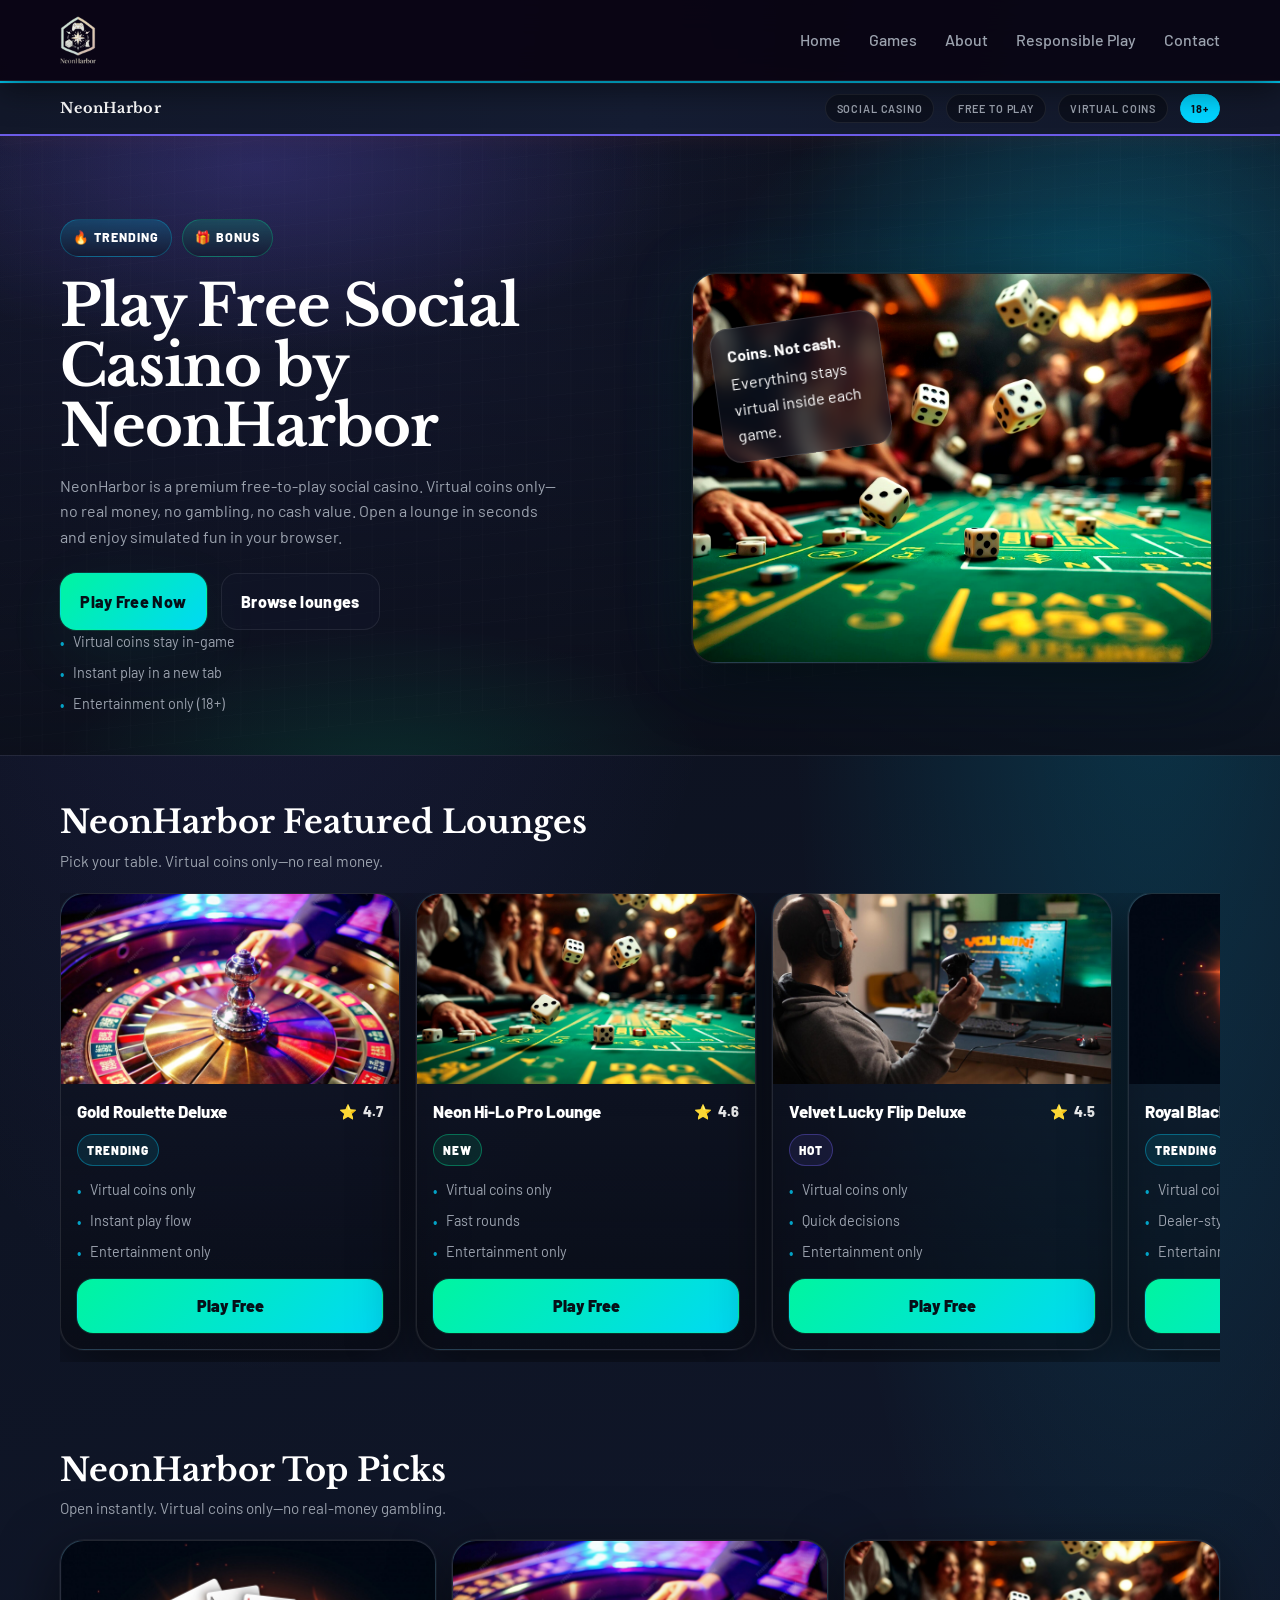
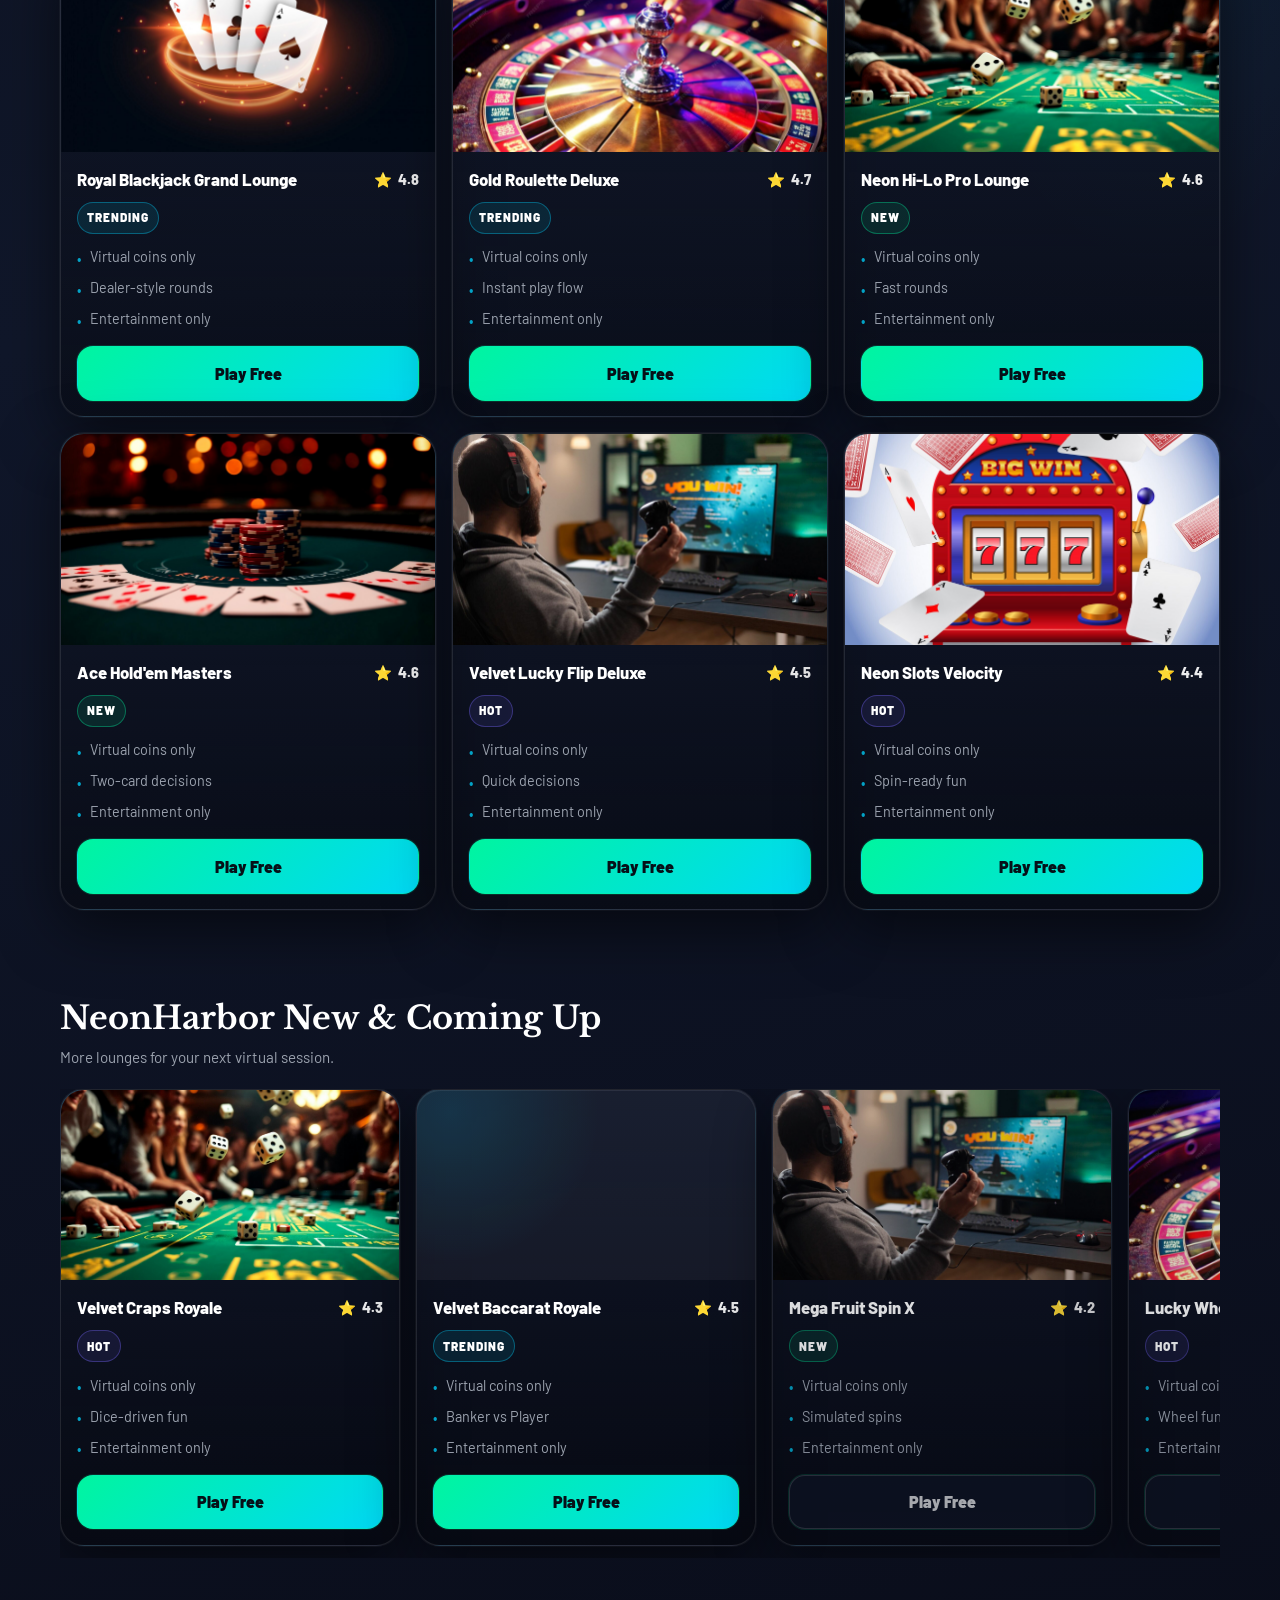
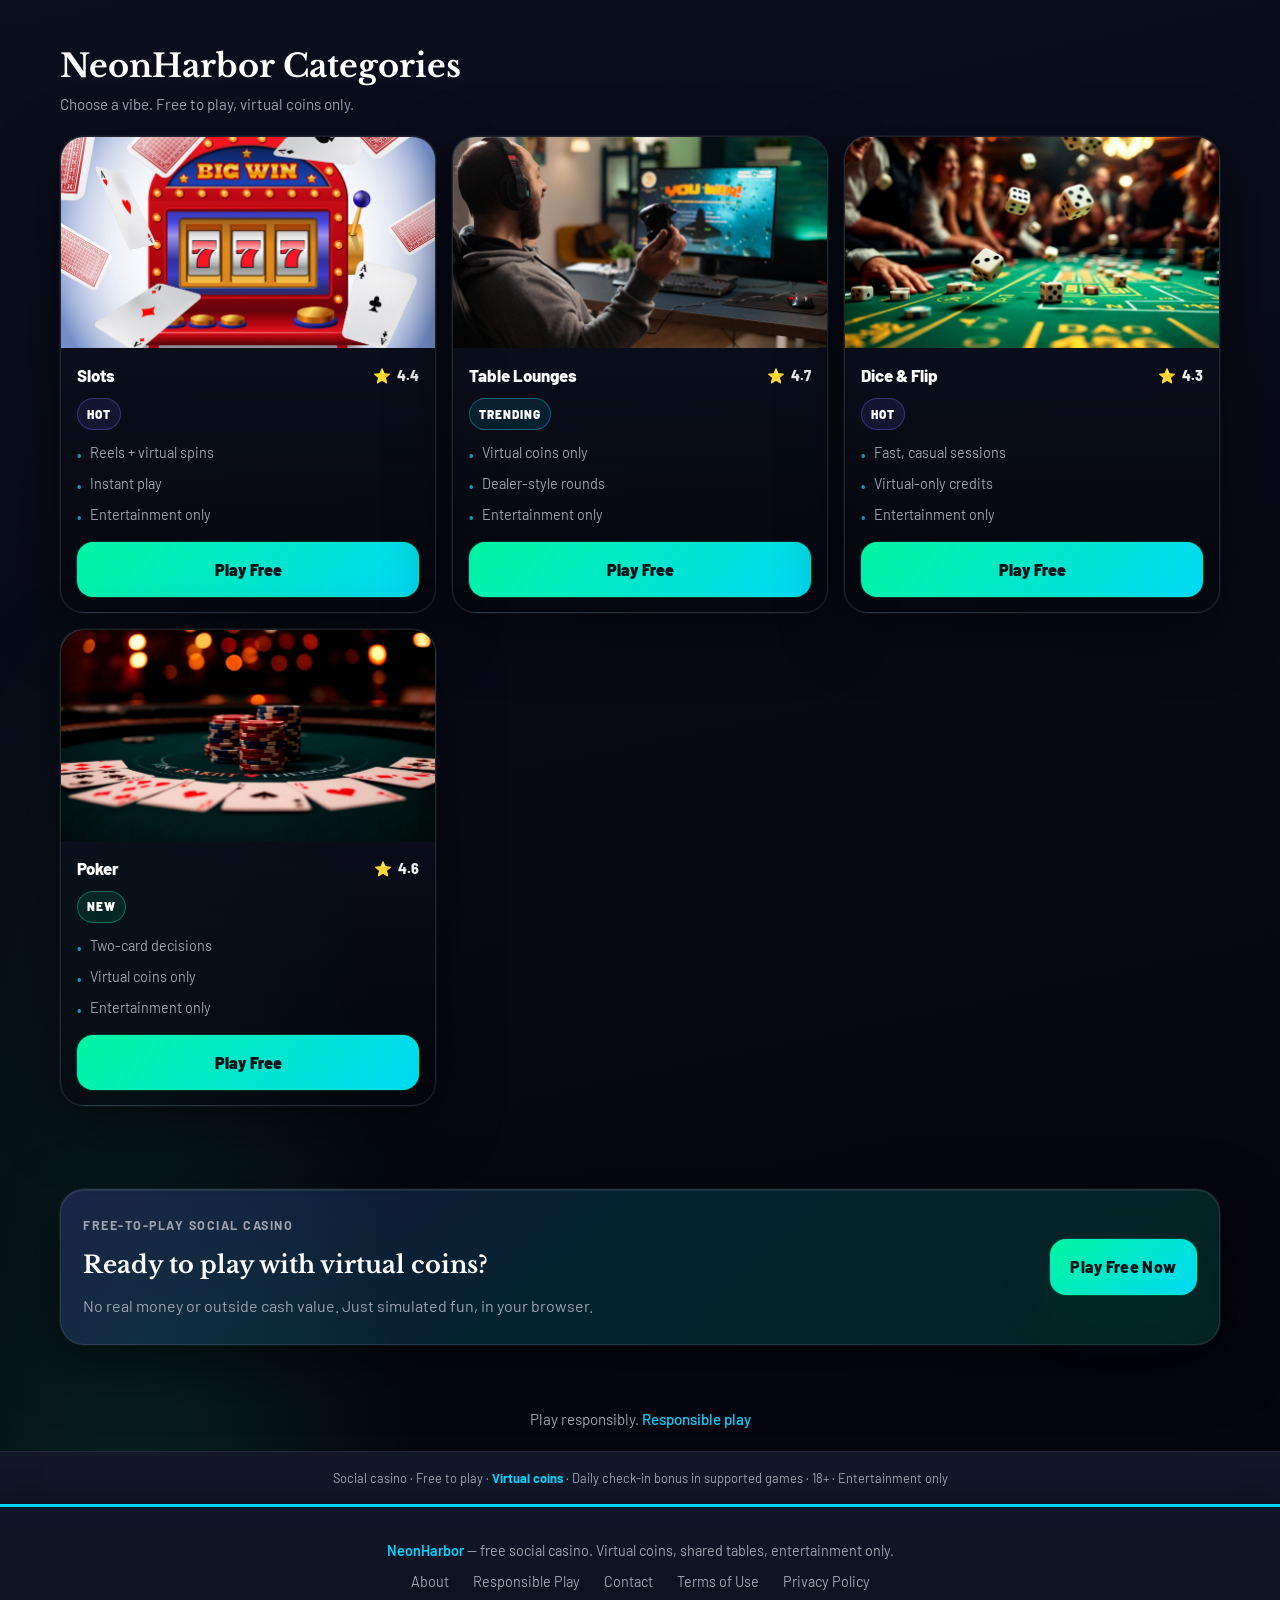
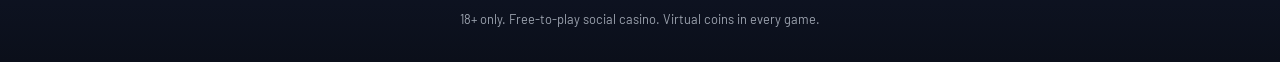
<file: index.html>
<!DOCTYPE html>
<html lang="en">
<head>
  <meta charset="UTF-8">
  <meta name="viewport" content="width=device-width, initial-scale=1.0">
  <link rel="icon" type="image/x-icon" href="assets/favi.ico">
  <meta name="description" content="NeonHarbor — premium free social casino lounges. Virtual coins only, no real money, no gambling.">
  <title>NeonHarbor – Free Social Casino</title>
  <link rel="stylesheet" href="styles.css">
  <link rel="preconnect" href="https://fonts.googleapis.com">
  <link rel="preconnect" href="https://fonts.gstatic.com" crossorigin>
  <link href="https://fonts.googleapis.com/css2?family=Barlow:wght@400;500;600;700&family=Libre+Baskerville:wght@400;700&display=swap" rel="stylesheet">
</head>
<body>
  <header class="header">
    <div class="container header-inner">
      <a href="index.html" class="logo"><img src="assets/logo.webp" alt="NeonHarbor" class="logo-img"></a>
      <button type="button" class="nav-toggle" aria-label="Open menu" aria-expanded="false" aria-controls="main-nav">
        <span class="nav-toggle-bar"></span>
        <span class="nav-toggle-bar"></span>
        <span class="nav-toggle-bar"></span>
      </button>
      <nav class="nav" id="main-nav">
        <a href="index.html" class="nav-active">Home</a>
        <a href="games.html">Games</a>
        <a href="about.html">About</a>
        <a href="responsible-play.html">Responsible Play</a>
        <a href="contact.html">Contact</a>
      </nav>
    </div>
  </header>

  <div class="social-casino-strip" role="status" aria-live="polite">
    <div class="container strip-inner">
      <span class="strip-brand">NeonHarbor</span>
      <span class="strip-tags">
        <span class="strip-tag">Social casino</span>
        <span class="strip-tag">Free to play</span>
        <span class="strip-tag">Virtual coins</span>
        <span class="strip-tag strip-tag-age">18+</span>
      </span>
    </div>
  </div>

  <main class="home home-midnight ssc-new-home">
    <section class="ssc-hero" aria-label="NeonHarbor hero">
      <div class="ssc-container ssc-hero-inner">
        <div class="ssc-hero-head">
          <div class="ssc-hero-badges" aria-hidden="true">
            <span class="ssc-badge ssc-badge--hot">🔥 Trending</span>
            <span class="ssc-badge ssc-badge--bonus">🎁 Bonus</span>
          </div>

          <h1 class="ssc-hero-title">Play Free Social Casino by NeonHarbor</h1>
          <p class="ssc-hero-lead">
            NeonHarbor is a premium free-to-play social casino. Virtual coins only—no real money, no gambling, no cash value.
            Open a lounge in seconds and enjoy simulated fun in your browser.
          </p>

          <div class="ssc-hero-actions">
            <a href="games.html" class="ssc-btn ssc-btn--primary">Play Free Now</a>
            <a href="#ssc-featured" class="ssc-btn ssc-btn--ghost">Browse lounges</a>
          </div>

          <ul class="ssc-features" role="list" aria-label="Highlights">
            <li>Virtual coins stay in-game</li>
            <li>Instant play in a new tab</li>
            <li>Entertainment only (18+)</li>
          </ul>
        </div>

        <div class="ssc-hero-visual" aria-hidden="true">
          <div class="ssc-ticket">
            <img src="./assets/dice.webp" alt="" loading="lazy" decoding="async">
          </div>
          <div class="ssc-floater">
            <strong>Coins. Not cash.</strong>
            <span>Everything stays virtual inside each game.</span>
          </div>
        </div>
      </div>
    </section>

    <section class="ssc-section" id="ssc-featured" aria-label="Featured games">
      <div class="ssc-container">
        <div class="ssc-section-head">
          <div>
            <h2 class="ssc-h2">NeonHarbor Featured Lounges</h2>
            <p class="ssc-sub">Pick your table. Virtual coins only—no real money.</p>
          </div>
        </div>

        <div class="ssc-scroll-row" role="list">
          <a class="ssc-card ssc-game-card" href="games/roulette/index.html" target="_blank" rel="noopener noreferrer" role="listitem">
            <div class="ssc-card-inner">
              <div class="ssc-thumb">
                <img src="./assets/roulette.webp" alt="Gold Roulette Deluxe thumbnail" loading="lazy" decoding="async">
              </div>
              <div class="ssc-card-body">
                <div class="ssc-card-top">
                  <h3 class="ssc-card-title">Gold Roulette Deluxe</h3>
                  <div class="ssc-rating"><span>⭐</span>4.7</div>
                </div>
                <div class="ssc-tag-row">
                  <span class="ssc-tag ssc-tag--trending">Trending</span>
                </div>
                <ul class="ssc-features">
                  <li>Virtual coins only</li>
                  <li>Instant play flow</li>
                  <li>Entertainment only</li>
                </ul>
                <div class="ssc-card-cta">
                  <span class="ssc-card-play" aria-hidden="true">Play Free</span>
                </div>
              </div>
            </div>
          </a>

          <a class="ssc-card ssc-game-card" href="games/hi-lo-lounge/index.html" target="_blank" rel="noopener noreferrer" role="listitem">
            <div class="ssc-card-inner">
              <div class="ssc-thumb">
                <img src="./assets/dice.webp" alt="Neon Hi-Lo Pro Lounge thumbnail" loading="lazy" decoding="async">
              </div>
              <div class="ssc-card-body">
                <div class="ssc-card-top">
                  <h3 class="ssc-card-title">Neon Hi-Lo Pro Lounge</h3>
                  <div class="ssc-rating"><span>⭐</span>4.6</div>
                </div>
                <div class="ssc-tag-row">
                  <span class="ssc-tag ssc-tag--new">New</span>
                </div>
                <ul class="ssc-features">
                  <li>Virtual coins only</li>
                  <li>Fast rounds</li>
                  <li>Entertainment only</li>
                </ul>
                <div class="ssc-card-cta">
                  <span class="ssc-card-play" aria-hidden="true">Play Free</span>
                </div>
              </div>
            </div>
          </a>

          <a class="ssc-card ssc-game-card" href="games/lucky-flip-lounge/index.html" target="_blank" rel="noopener noreferrer" role="listitem">
            <div class="ssc-card-inner">
              <div class="ssc-thumb">
                <img src="./assets/playing-card.webp" alt="Velvet Lucky Flip Deluxe thumbnail" loading="lazy" decoding="async">
              </div>
              <div class="ssc-card-body">
                <div class="ssc-card-top">
                  <h3 class="ssc-card-title">Velvet Lucky Flip Deluxe</h3>
                  <div class="ssc-rating"><span>⭐</span>4.5</div>
                </div>
                <div class="ssc-tag-row">
                  <span class="ssc-tag ssc-tag--hot">Hot</span>
                </div>
                <ul class="ssc-features">
                  <li>Virtual coins only</li>
                  <li>Quick decisions</li>
                  <li>Entertainment only</li>
                </ul>
                <div class="ssc-card-cta">
                  <span class="ssc-card-play" aria-hidden="true">Play Free</span>
                </div>
              </div>
            </div>
          </a>

          <a class="ssc-card ssc-game-card" href="games/blackjack/index.html" target="_blank" rel="noopener noreferrer" role="listitem">
            <div class="ssc-card-inner">
              <div class="ssc-thumb">
                <img src="./assets/blackjack.webp" alt="Royal Blackjack Grand Lounge thumbnail" loading="lazy" decoding="async">
              </div>
              <div class="ssc-card-body">
                <div class="ssc-card-top">
                  <h3 class="ssc-card-title">Royal Blackjack Grand Lounge</h3>
                  <div class="ssc-rating"><span>⭐</span>4.8</div>
                </div>
                <div class="ssc-tag-row">
                  <span class="ssc-tag ssc-tag--trending">Trending</span>
                </div>
                <ul class="ssc-features">
                  <li>Virtual coins only</li>
                  <li>Dealer-style rounds</li>
                  <li>Entertainment only</li>
                </ul>
                <div class="ssc-card-cta">
                  <span class="ssc-card-play" aria-hidden="true">Play Free</span>
                </div>
              </div>
            </div>
          </a>

          <a class="ssc-card ssc-game-card" href="games/slot-machine/index.html" target="_blank" rel="noopener noreferrer" role="listitem">
            <div class="ssc-card-inner">
              <div class="ssc-thumb">
                <img src="./assets/game_card_slot.webp" alt="Neon Slots Velocity thumbnail" loading="lazy" decoding="async">
              </div>
              <div class="ssc-card-body">
                <div class="ssc-card-top">
                  <h3 class="ssc-card-title">Neon Slots Velocity</h3>
                  <div class="ssc-rating"><span>⭐</span>4.4</div>
                </div>
                <div class="ssc-tag-row">
                  <span class="ssc-tag ssc-tag--hot">Hot</span>
                </div>
                <ul class="ssc-features">
                  <li>Virtual coins only</li>
                  <li>Spin-ready fun</li>
                  <li>Entertainment only</li>
                </ul>
                <div class="ssc-card-cta">
                  <span class="ssc-card-play" aria-hidden="true">Play Free</span>
                </div>
              </div>
            </div>
          </a>

          <a class="ssc-card ssc-game-card" href="games/Texas-Holdem/index.html" target="_blank" rel="noopener noreferrer" role="listitem">
            <div class="ssc-card-inner">
              <div class="ssc-thumb">
                <img src="./assets/poker.webp" alt="Ace Hold'em Masters thumbnail" loading="lazy" decoding="async">
              </div>
              <div class="ssc-card-body">
                <div class="ssc-card-top">
                  <h3 class="ssc-card-title">Ace Hold'em Masters</h3>
                  <div class="ssc-rating"><span>⭐</span>4.6</div>
                </div>
                <div class="ssc-tag-row">
                  <span class="ssc-tag ssc-tag--new">New</span>
                </div>
                <ul class="ssc-features">
                  <li>Virtual coins only</li>
                  <li>Two-card decisions</li>
                  <li>Entertainment only</li>
                </ul>
                <div class="ssc-card-cta">
                  <span class="ssc-card-play" aria-hidden="true">Play Free</span>
                </div>
              </div>
            </div>
          </a>

          <a class="ssc-card ssc-game-card" href="games/craps-game/index.html" target="_blank" rel="noopener noreferrer" role="listitem">
            <div class="ssc-card-inner">
              <div class="ssc-thumb">
                <img src="./assets/dice.webp" alt="Velvet Craps Royale thumbnail" loading="lazy" decoding="async">
              </div>
              <div class="ssc-card-body">
                <div class="ssc-card-top">
                  <h3 class="ssc-card-title">Velvet Craps Royale</h3>
                  <div class="ssc-rating"><span>⭐</span>4.3</div>
                </div>
                <div class="ssc-tag-row">
                  <span class="ssc-tag ssc-tag--hot">Hot</span>
                </div>
                <ul class="ssc-features">
                  <li>Virtual coins only</li>
                  <li>Dice-driven fun</li>
                  <li>Entertainment only</li>
                </ul>
                <div class="ssc-card-cta">
                  <span class="ssc-card-play" aria-hidden="true">Play Free</span>
                </div>
              </div>
            </div>
          </a>

          <a class="ssc-card ssc-game-card" href="games/Baccarat/index.html" target="_blank" rel="noopener noreferrer" role="listitem">
            <div class="ssc-card-inner">
              <div class="ssc-thumb">
                <img src="./assets/baccarat.webp" alt="Velvet Baccarat Royale thumbnail" loading="lazy" decoding="async">
              </div>
              <div class="ssc-card-body">
                <div class="ssc-card-top">
                  <h3 class="ssc-card-title">Velvet Baccarat Royale</h3>
                  <div class="ssc-rating"><span>⭐</span>4.5</div>
                </div>
                <div class="ssc-tag-row">
                  <span class="ssc-tag ssc-tag--trending">Trending</span>
                </div>
                <ul class="ssc-features">
                  <li>Virtual coins only</li>
                  <li>Banker vs Player flow</li>
                  <li>Entertainment only</li>
                </ul>
                <div class="ssc-card-cta">
                  <span class="ssc-card-play" aria-hidden="true">Play Free</span>
                </div>
              </div>
            </div>
          </a>
        </div>
      </div>
    </section>

    <section class="ssc-section" aria-label="Top picks">
      <div class="ssc-container">
        <div class="ssc-section-head">
          <div>
            <h2 class="ssc-h2">NeonHarbor Top Picks</h2>
            <p class="ssc-sub">Open instantly. Virtual coins only—no real-money gambling.</p>
          </div>
        </div>

        <div class="ssc-grid ssc-grid--scroll" role="list">
          <a class="ssc-game-card" href="games/blackjack/index.html" target="_blank" rel="noopener noreferrer" role="listitem">
            <div class="ssc-card-inner">
              <div class="ssc-thumb"><img src="./assets/blackjack.webp" alt="Royal Blackjack Grand Lounge thumbnail" loading="lazy" decoding="async"></div>
              <div class="ssc-card-body">
                <div class="ssc-card-top">
                  <h3 class="ssc-card-title">Royal Blackjack Grand Lounge</h3>
                  <div class="ssc-rating"><span>⭐</span>4.8</div>
                </div>
                <div class="ssc-tag-row"><span class="ssc-tag ssc-tag--trending">Trending</span></div>
                <ul class="ssc-features"><li>Virtual coins only</li><li>Dealer-style rounds</li><li>Entertainment only</li></ul>
                <div class="ssc-card-cta"><span class="ssc-card-play" aria-hidden="true">Play Free</span></div>
              </div>
            </div>
          </a>

          <a class="ssc-game-card" href="games/roulette/index.html" target="_blank" rel="noopener noreferrer" role="listitem">
            <div class="ssc-card-inner">
              <div class="ssc-thumb"><img src="./assets/roulette.webp" alt="Gold Roulette Deluxe thumbnail" loading="lazy" decoding="async"></div>
              <div class="ssc-card-body">
                <div class="ssc-card-top">
                  <h3 class="ssc-card-title">Gold Roulette Deluxe</h3>
                  <div class="ssc-rating"><span>⭐</span>4.7</div>
                </div>
                <div class="ssc-tag-row"><span class="ssc-tag ssc-tag--trending">Trending</span></div>
                <ul class="ssc-features"><li>Virtual coins only</li><li>Instant play flow</li><li>Entertainment only</li></ul>
                <div class="ssc-card-cta"><span class="ssc-card-play" aria-hidden="true">Play Free</span></div>
              </div>
            </div>
          </a>

          <a class="ssc-game-card" href="games/hi-lo-lounge/index.html" target="_blank" rel="noopener noreferrer" role="listitem">
            <div class="ssc-card-inner">
              <div class="ssc-thumb"><img src="./assets/dice.webp" alt="Neon Hi-Lo Pro Lounge thumbnail" loading="lazy" decoding="async"></div>
              <div class="ssc-card-body">
                <div class="ssc-card-top">
                  <h3 class="ssc-card-title">Neon Hi-Lo Pro Lounge</h3>
                  <div class="ssc-rating"><span>⭐</span>4.6</div>
                </div>
                <div class="ssc-tag-row"><span class="ssc-tag ssc-tag--new">New</span></div>
                <ul class="ssc-features"><li>Virtual coins only</li><li>Fast rounds</li><li>Entertainment only</li></ul>
                <div class="ssc-card-cta"><span class="ssc-card-play" aria-hidden="true">Play Free</span></div>
              </div>
            </div>
          </a>

          <a class="ssc-game-card" href="games/Texas-Holdem/index.html" target="_blank" rel="noopener noreferrer" role="listitem">
            <div class="ssc-card-inner">
              <div class="ssc-thumb"><img src="./assets/poker.webp" alt="Ace Hold'em Masters thumbnail" loading="lazy" decoding="async"></div>
              <div class="ssc-card-body">
                <div class="ssc-card-top">
                  <h3 class="ssc-card-title">Ace Hold'em Masters</h3>
                  <div class="ssc-rating"><span>⭐</span>4.6</div>
                </div>
                <div class="ssc-tag-row"><span class="ssc-tag ssc-tag--new">New</span></div>
                <ul class="ssc-features"><li>Virtual coins only</li><li>Two-card decisions</li><li>Entertainment only</li></ul>
                <div class="ssc-card-cta"><span class="ssc-card-play" aria-hidden="true">Play Free</span></div>
              </div>
            </div>
          </a>

          <a class="ssc-game-card" href="games/lucky-flip-lounge/index.html" target="_blank" rel="noopener noreferrer" role="listitem">
            <div class="ssc-card-inner">
              <div class="ssc-thumb"><img src="./assets/playing-card.webp" alt="Velvet Lucky Flip Deluxe thumbnail" loading="lazy" decoding="async"></div>
              <div class="ssc-card-body">
                <div class="ssc-card-top">
                  <h3 class="ssc-card-title">Velvet Lucky Flip Deluxe</h3>
                  <div class="ssc-rating"><span>⭐</span>4.5</div>
                </div>
                <div class="ssc-tag-row"><span class="ssc-tag ssc-tag--hot">Hot</span></div>
                <ul class="ssc-features"><li>Virtual coins only</li><li>Quick decisions</li><li>Entertainment only</li></ul>
                <div class="ssc-card-cta"><span class="ssc-card-play" aria-hidden="true">Play Free</span></div>
              </div>
            </div>
          </a>

          <a class="ssc-game-card" href="games/slot-machine/index.html" target="_blank" rel="noopener noreferrer" role="listitem">
            <div class="ssc-card-inner">
              <div class="ssc-thumb"><img src="./assets/game_card_slot.webp" alt="Neon Slots Velocity thumbnail" loading="lazy" decoding="async"></div>
              <div class="ssc-card-body">
                <div class="ssc-card-top">
                  <h3 class="ssc-card-title">Neon Slots Velocity</h3>
                  <div class="ssc-rating"><span>⭐</span>4.4</div>
                </div>
                <div class="ssc-tag-row"><span class="ssc-tag ssc-tag--hot">Hot</span></div>
                <ul class="ssc-features"><li>Virtual coins only</li><li>Spin-ready fun</li><li>Entertainment only</li></ul>
                <div class="ssc-card-cta"><span class="ssc-card-play" aria-hidden="true">Play Free</span></div>
              </div>
            </div>
          </a>
        </div>
      </div>
    </section>

    <section class="ssc-section" aria-label="New games">
      <div class="ssc-container">
        <div class="ssc-section-head">
          <div>
            <h2 class="ssc-h2">NeonHarbor New &amp; Coming Up</h2>
            <p class="ssc-sub">More lounges for your next virtual session.</p>
          </div>
        </div>

        <div class="ssc-scroll-row" role="list">
          <a class="ssc-card ssc-game-card" href="games/craps-game/index.html" target="_blank" rel="noopener noreferrer" role="listitem">
            <div class="ssc-card-inner">
              <div class="ssc-thumb"><img src="./assets/dice.webp" alt="Velvet Craps Royale thumbnail" loading="lazy" decoding="async"></div>
              <div class="ssc-card-body">
                <div class="ssc-card-top">
                  <h3 class="ssc-card-title">Velvet Craps Royale</h3>
                  <div class="ssc-rating"><span>⭐</span>4.3</div>
                </div>
                <div class="ssc-tag-row"><span class="ssc-tag ssc-tag--hot">Hot</span></div>
                <ul class="ssc-features"><li>Virtual coins only</li><li>Dice-driven fun</li><li>Entertainment only</li></ul>
                <div class="ssc-card-cta"><span class="ssc-card-play" aria-hidden="true">Play Free</span></div>
              </div>
            </div>
          </a>

          <a class="ssc-card ssc-game-card" href="games/Baccarat/index.html" target="_blank" rel="noopener noreferrer" role="listitem">
            <div class="ssc-card-inner">
              <div class="ssc-thumb"><img src="./assets/baccarat.webp" alt="Velvet Baccarat Royale thumbnail" loading="lazy" decoding="async"></div>
              <div class="ssc-card-body">
                <div class="ssc-card-top">
                  <h3 class="ssc-card-title">Velvet Baccarat Royale</h3>
                  <div class="ssc-rating"><span>⭐</span>4.5</div>
                </div>
                <div class="ssc-tag-row"><span class="ssc-tag ssc-tag--trending">Trending</span></div>
                <ul class="ssc-features"><li>Virtual coins only</li><li>Banker vs Player</li><li>Entertainment only</li></ul>
                <div class="ssc-card-cta"><span class="ssc-card-play" aria-hidden="true">Play Free</span></div>
              </div>
            </div>
          </a>

          <div class="ssc-card ssc-game-card ssc-coming" role="listitem" aria-label="Mega Fruit Spin X (Coming soon)">
            <div class="ssc-card-inner">
              <div class="ssc-thumb"><img src="./assets/playing-card.webp" alt="Mega Fruit Spin X thumbnail" loading="lazy" decoding="async"></div>
              <div class="ssc-card-body">
                <div class="ssc-card-top">
                  <h3 class="ssc-card-title">Mega Fruit Spin X</h3>
                  <div class="ssc-rating"><span>⭐</span>4.2</div>
                </div>
                <div class="ssc-tag-row"><span class="ssc-tag ssc-tag--new">New</span></div>
                <ul class="ssc-features"><li>Virtual coins only</li><li>Simulated spins</li><li>Entertainment only</li></ul>
                <div class="ssc-card-cta"><span class="ssc-card-play" aria-hidden="true">Play Free</span></div>
              </div>
            </div>
          </div>

          <div class="ssc-card ssc-game-card ssc-coming" role="listitem" aria-label="Lucky Wheel Deluxe (Coming soon)">
            <div class="ssc-card-inner">
              <div class="ssc-thumb"><img src="./assets/roulette.webp" alt="Lucky Wheel Deluxe thumbnail" loading="lazy" decoding="async"></div>
              <div class="ssc-card-body">
                <div class="ssc-card-top">
                  <h3 class="ssc-card-title">Lucky Wheel Deluxe</h3>
                  <div class="ssc-rating"><span>⭐</span>4.1</div>
                </div>
                <div class="ssc-tag-row"><span class="ssc-tag ssc-tag--hot">Hot</span></div>
                <ul class="ssc-features"><li>Virtual coins only</li><li>Wheel fun</li><li>Entertainment only</li></ul>
                <div class="ssc-card-cta"><span class="ssc-card-play" aria-hidden="true">Play Free</span></div>
              </div>
            </div>
          </div>
        </div>
      </div>
    </section>

    <section class="ssc-section" aria-label="Categories">
      <div class="ssc-container">
        <div class="ssc-section-head">
          <div>
            <h2 class="ssc-h2">NeonHarbor Categories</h2>
            <p class="ssc-sub">Choose a vibe. Free to play, virtual coins only.</p>
          </div>
        </div>

        <div class="ssc-grid ssc-grid--scroll" role="list">
          <a class="ssc-game-card" href="games.html" role="listitem" aria-label="Slots category">
            <div class="ssc-card-inner">
              <div class="ssc-thumb"><img src="./assets/game_card_slot.webp" alt="" loading="lazy" decoding="async"></div>
              <div class="ssc-card-body">
                <div class="ssc-card-top">
                  <h3 class="ssc-card-title">Slots</h3>
                  <div class="ssc-rating"><span>⭐</span>4.4</div>
                </div>
                <div class="ssc-tag-row"><span class="ssc-tag ssc-tag--hot">Hot</span></div>
                <ul class="ssc-features"><li>Reels + virtual spins</li><li>Instant play</li><li>Entertainment only</li></ul>
                <div class="ssc-card-cta"><span class="ssc-card-play" aria-hidden="true">Play Free</span></div>
              </div>
            </div>
          </a>
          <a class="ssc-game-card" href="games.html" role="listitem" aria-label="Table games category">
            <div class="ssc-card-inner">
              <div class="ssc-thumb"><img src="./assets/playing-card.webp" alt="" loading="lazy" decoding="async"></div>
              <div class="ssc-card-body">
                <div class="ssc-card-top">
                  <h3 class="ssc-card-title">Table Lounges</h3>
                  <div class="ssc-rating"><span>⭐</span>4.7</div>
                </div>
                <div class="ssc-tag-row"><span class="ssc-tag ssc-tag--trending">Trending</span></div>
                <ul class="ssc-features"><li>Virtual coins only</li><li>Dealer-style rounds</li><li>Entertainment only</li></ul>
                <div class="ssc-card-cta"><span class="ssc-card-play" aria-hidden="true">Play Free</span></div>
              </div>
            </div>
          </a>
          <a class="ssc-game-card" href="games.html" role="listitem" aria-label="Dice category">
            <div class="ssc-card-inner">
              <div class="ssc-thumb"><img src="./assets/dice.webp" alt="" loading="lazy" decoding="async"></div>
              <div class="ssc-card-body">
                <div class="ssc-card-top">
                  <h3 class="ssc-card-title">Dice &amp; Flip</h3>
                  <div class="ssc-rating"><span>⭐</span>4.3</div>
                </div>
                <div class="ssc-tag-row"><span class="ssc-tag ssc-tag--hot">Hot</span></div>
                <ul class="ssc-features"><li>Fast, casual sessions</li><li>Virtual-only credits</li><li>Entertainment only</li></ul>
                <div class="ssc-card-cta"><span class="ssc-card-play" aria-hidden="true">Play Free</span></div>
              </div>
            </div>
          </a>
          <a class="ssc-game-card" href="games.html" role="listitem" aria-label="Poker category">
            <div class="ssc-card-inner">
              <div class="ssc-thumb"><img src="./assets/poker.webp" alt="" loading="lazy" decoding="async"></div>
              <div class="ssc-card-body">
                <div class="ssc-card-top">
                  <h3 class="ssc-card-title">Poker</h3>
                  <div class="ssc-rating"><span>⭐</span>4.6</div>
                </div>
                <div class="ssc-tag-row"><span class="ssc-tag ssc-tag--new">New</span></div>
                <ul class="ssc-features"><li>Two-card decisions</li><li>Virtual coins only</li><li>Entertainment only</li></ul>
                <div class="ssc-card-cta"><span class="ssc-card-play" aria-hidden="true">Play Free</span></div>
              </div>
            </div>
          </a>
        </div>
      </div>
    </section>

    <section class="ssc-section" aria-label="Call to action">
      <div class="ssc-container">
        <div style="border-radius: 24px; border: 1px solid rgba(255,255,255,0.10); background: linear-gradient(135deg, rgba(108,92,231,0.20) 0%, rgba(0,212,255,0.14) 45%, rgba(0,245,160,0.12) 100%); padding: 1.6rem 1.4rem; box-shadow: var(--shadow-card); display:flex; flex-wrap:wrap; gap: 1rem; align-items:center; justify-content:space-between;">
          <div style="min-width: 260px;">
            <p style="margin:0 0 0.6rem; color: #9CA3AF; font-weight: 700; letter-spacing: 0.12em; text-transform: uppercase; font-size: 0.78rem;">
              Free-to-play social casino
            </p>
            <h2 style="margin:0; font-family: var(--font-display); font-weight: 700;">Ready to play with virtual coins?</h2>
            <p style="margin:0.55rem 0 0; color: #9CA3AF; max-width: 58ch;">
              No real money or outside cash value. Just simulated fun, in your browser.
            </p>
          </div>
          <div style="display:flex; gap:0.9rem; flex-wrap:wrap;">
            <a href="games.html" class="ssc-btn ssc-btn--primary">Play Free Now</a>
          </div>
        </div>
      </div>
    </section>

    <div class="ssc-mobile-cta" aria-label="Mobile sticky CTA">
      <div class="ssc-container" style="padding:0;">
        <a href="games.html" class="ssc-btn ssc-btn--primary">Play Free Now</a>
      </div>
    </div>

    <section class="home-chips-wrap home-chips-early" aria-label="Key points">
      <div class="container">
        <div class="home-chips">
          <span class="home-chip">Social casino</span>
          <span class="home-chip">Free to play</span>
          <span class="home-chip">Fun-play credits</span>
          <span class="home-chip">Daily check-in bonus</span>
          <span class="home-chip home-chip-age">18+</span>
        </div>
      </div>
    </section>

    <section class="home-showcase-wrap home-pick-wrap home-showcase-tables" id="games">
      <div class="container">
        <header class="home-pick-head home-pick-head--tables">
          <div class="home-pick-head-text">
            <p class="home-pick-eyebrow">Golden pit picks</p>
            <h2 class="home-showcase-heading home-pick-title">Six lounges, one royal vibe</h2>
            <p class="home-showcase-intro home-pick-intro">Neon Hi-Lo takes center stage. The rest of the pit is arranged like a dealer’s rack—compact, bold, and instant to open in a new tab.</p>
          </div>
          <div class="home-pick-head-accent home-pick-suits" aria-hidden="true">
            <span class="home-pick-suit">♠</span>
            <span class="home-pick-suit home-pick-suit--accent">♦</span>
            <span class="home-pick-suit">♣</span>
          </div>
        </header>

        <div class="home-lounge-grid" role="list">
          <a href="games/roulette/index.html" class="home-lounge-card home-lounge-card--roulette" target="_blank" rel="noopener noreferrer" role="listitem">
            <span class="home-lounge-art" aria-hidden="true"></span>
            <span class="home-lounge-scrim" aria-hidden="true"></span>
            <span class="home-lounge-inner">
              <span class="home-lounge-top">
                <span class="home-lounge-kicker">Classic</span>
                <span class="home-lounge-number">02</span>
              </span>
              <span class="home-lounge-name">Gold Roulette Lounge</span>
              <span class="home-lounge-tag">Spin the wheel</span>
              <span class="home-lounge-cta">Enter <span class="home-lounge-cta-arrow" aria-hidden="true">→</span></span>
            </span>
          </a>

          <a href="games/hi-lo-lounge/index.html" class="home-lounge-card home-lounge-card--hilo" target="_blank" rel="noopener noreferrer" role="listitem">
            <span class="home-lounge-art" aria-hidden="true"></span>
            <span class="home-lounge-scrim" aria-hidden="true"></span>
            <span class="home-lounge-inner">
              <span class="home-lounge-top">
                <span class="home-lounge-kicker">Featured</span>
                <span class="home-lounge-number">01</span>
              </span>
              <span class="home-lounge-name">Neon Hi-Lo Lounge</span>
              <span class="home-lounge-tag">Higher or lower</span>
              <span class="home-lounge-cta">Enter <span class="home-lounge-cta-arrow" aria-hidden="true">→</span></span>
            </span>
          </a>

          <a href="games/lucky-flip-lounge/index.html" class="home-lounge-card home-lounge-card--flip" target="_blank" rel="noopener noreferrer" role="listitem">
            <span class="home-lounge-art" aria-hidden="true"></span>
            <span class="home-lounge-scrim" aria-hidden="true"></span>
            <span class="home-lounge-inner">
              <span class="home-lounge-top">
                <span class="home-lounge-kicker">Quick</span>
                <span class="home-lounge-number">03</span>
              </span>
              <span class="home-lounge-name">Velvet Lucky Flip Lounge</span>
              <span class="home-lounge-tag">Heads or tails</span>
              <span class="home-lounge-cta">Enter <span class="home-lounge-cta-arrow" aria-hidden="true">→</span></span>
            </span>
          </a>

          <a href="games/blackjack/index.html" class="home-lounge-card home-lounge-card--blackjack" target="_blank" rel="noopener noreferrer" role="listitem">
            <span class="home-lounge-art" aria-hidden="true"></span>
            <span class="home-lounge-scrim" aria-hidden="true"></span>
            <span class="home-lounge-inner">
              <span class="home-lounge-top">
                <span class="home-lounge-kicker">Classic</span>
                <span class="home-lounge-number">04</span>
              </span>
              <span class="home-lounge-name">Royal Blackjack Lounge</span>
              <span class="home-lounge-tag">Beat the dealer</span>
              <span class="home-lounge-cta">Enter <span class="home-lounge-cta-arrow" aria-hidden="true">→</span></span>
            </span>
          </a>

          <a href="games/slot-machine/index.html" class="home-lounge-card home-lounge-card--slots" target="_blank" rel="noopener noreferrer" role="listitem">
            <span class="home-lounge-art" aria-hidden="true"></span>
            <span class="home-lounge-scrim" aria-hidden="true"></span>
            <span class="home-lounge-inner">
              <span class="home-lounge-top">
                <span class="home-lounge-kicker">Reels</span>
                <span class="home-lounge-number">05</span>
              </span>
              <span class="home-lounge-name">Neon Slots Lounge</span>
              <span class="home-lounge-tag">Spin the reels</span>
              <span class="home-lounge-cta">Enter <span class="home-lounge-cta-arrow" aria-hidden="true">→</span></span>
            </span>
          </a>

          <a href="games/Texas-Holdem/index.html" class="home-lounge-card home-lounge-card--poker" target="_blank" rel="noopener noreferrer" role="listitem">
            <span class="home-lounge-art" aria-hidden="true"></span>
            <span class="home-lounge-scrim" aria-hidden="true"></span>
            <span class="home-lounge-inner">
              <span class="home-lounge-top">
                <span class="home-lounge-kicker">Poker</span>
                <span class="home-lounge-number">06</span>
              </span>
              <span class="home-lounge-name">Ace Hold'em Lounge</span>
              <span class="home-lounge-tag">Two cards, big decisions</span>
              <span class="home-lounge-cta">Enter <span class="home-lounge-cta-arrow" aria-hidden="true">→</span></span>
            </span>
          </a>
        </div>
        <p class="home-showcase-more"><a href="games.html" class="link-underline">Browse the full pit</a></p>
      </div>
    </section>

    <section class="home-why-wrap home-why-spotlight home-why-deal" aria-label="Why us">
      <div class="container home-why-inner">
        <div class="home-why-visual">
          <img src="./assets/playing-card.webp" alt="" width="520" height="300">
        </div>
        <div class="home-why-content">
          <p class="home-why-eyebrow">The floor</p>
          <h2 class="home-why-title">Why play here?</h2>
          <p>NeonHarbor is your free social casino lobby: play online with virtual coins in your browser, grab a daily check-in coin bonus when a game offers one, and jump in without an account.</p>
          <a href="games.html" class="cta-btn cta-secondary">See all games</a>
        </div>
      </div>
    </section>

    <section class="home-steps-vertical-wrap home-steps-rail-wrap home-steps-fan">
      <div class="container">
        <h2 class="home-steps-vertical-heading home-steps-fan-title">How it plays</h2>
        <div class="home-steps-rail home-steps-fan-rail">
          <div class="home-step-card home-step-card--rail home-step-card--fan-a">
            <span class="home-step-num">1</span>
            <div class="home-step-content">
              <h3>Pick a lounge</h3>
              <p>Open any lounge in a new tab. No sign-up.</p>
            </div>
          </div>
          <span class="home-step-connector home-step-connector--fan" aria-hidden="true"></span>
          <div class="home-step-card home-step-card--rail home-step-card--fan-b">
            <span class="home-step-num">2</span>
            <div class="home-step-content">
              <h3>Play with virtual coins</h3>
              <p>Stack up virtual coins and play at your pace.</p>
            </div>
          </div>
          <span class="home-step-connector home-step-connector--fan" aria-hidden="true"></span>
          <div class="home-step-card home-step-card--rail home-step-card--fan-c">
            <span class="home-step-num">3</span>
            <div class="home-step-content">
              <h3>Enjoy the vibe</h3>
              <p>Pure entertainment—share the vibe, enjoy the tables.</p>
            </div>
          </div>
        </div>
      </div>
    </section>

    <section class="home-intro-centre home-intro-split-wrap" aria-label="What is social casino">
      <div class="container home-intro-split">
        <div class="home-intro-split-main">
        <h2 class="home-intro-centre-title">What is social play?</h2>
        <p class="home-intro-centre-lead">Social play is about shared fun: virtual coins, bright tables, and games that stay light and social.</p>
        </div>
        <div class="home-intro-centre-grid home-intro-split-grid">
          <div class="home-intro-centre-item">
            <span class="home-intro-centre-icon">◎</span>
            <strong>Virtual coins only</strong>
            <span>Credits live inside each game for your fun-play sessions.</span>
          </div>
          <div class="home-intro-centre-item">
            <span class="home-intro-centre-icon">✕</span>
            <strong>In-game credits</strong>
            <span>Coins stay on the table—part of the social casino experience.</span>
          </div>
          <div class="home-intro-centre-item">
            <span class="home-intro-centre-icon">▶</span>
            <strong>Free to play</strong>
            <span>No sign-up. Play in your browser.</span>
          </div>
        </div>
        <p class="home-intro-centre-note home-intro-split-note">NeonHarbor is a free-to-play social casino for adults 18+. Virtual coins, browser tables, entertainment only.</p>
      </div>
    </section>

    <section class="home-about-card-wrap">
      <div class="container">
        <div class="home-about-card">
          <h2 class="home-about-card-title">About us</h2>
          <p>NeonHarbor keeps it simple: free social casino play, virtual coins, no account required—just fun at the tables.</p>
          <a href="about.html" class="cta-btn cta-secondary">More about us</a>
        </div>
      </div>
    </section>

    <section class="responsible-bar">
      <div class="container">
        <p>Play responsibly. <a href="responsible-play.html">Responsible play</a></p>
      </div>
    </section>

    <section class="legal-strip" aria-label="Legal information">
      <div class="container">
        <p>Social casino · Free to play · <strong>Virtual coins</strong> · Daily check-in bonus in supported games · 18+ · Entertainment only</p>
      </div>
    </section>
  </main>

  <footer class="footer">
    <div class="container">
      <p class="footer-tagline"><span class="social-badge">NeonHarbor</span> — free social casino. Virtual coins, shared tables, entertainment only.</p>
      <nav class="footer-nav">
        <a href="about.html">About</a>
        <a href="responsible-play.html">Responsible Play</a>
        <a href="contact.html">Contact</a>
        <a href="terms-of-use.html">Terms of Use</a>
        <a href="privacy-policy.html">Privacy Policy</a>
      </nav>
      <p class="footer-age">18+ only. Free-to-play social casino. Virtual coins in every game.</p>
    </div>
  </footer>

  <script src="main.js"></script>
</body>
</html>
</file>
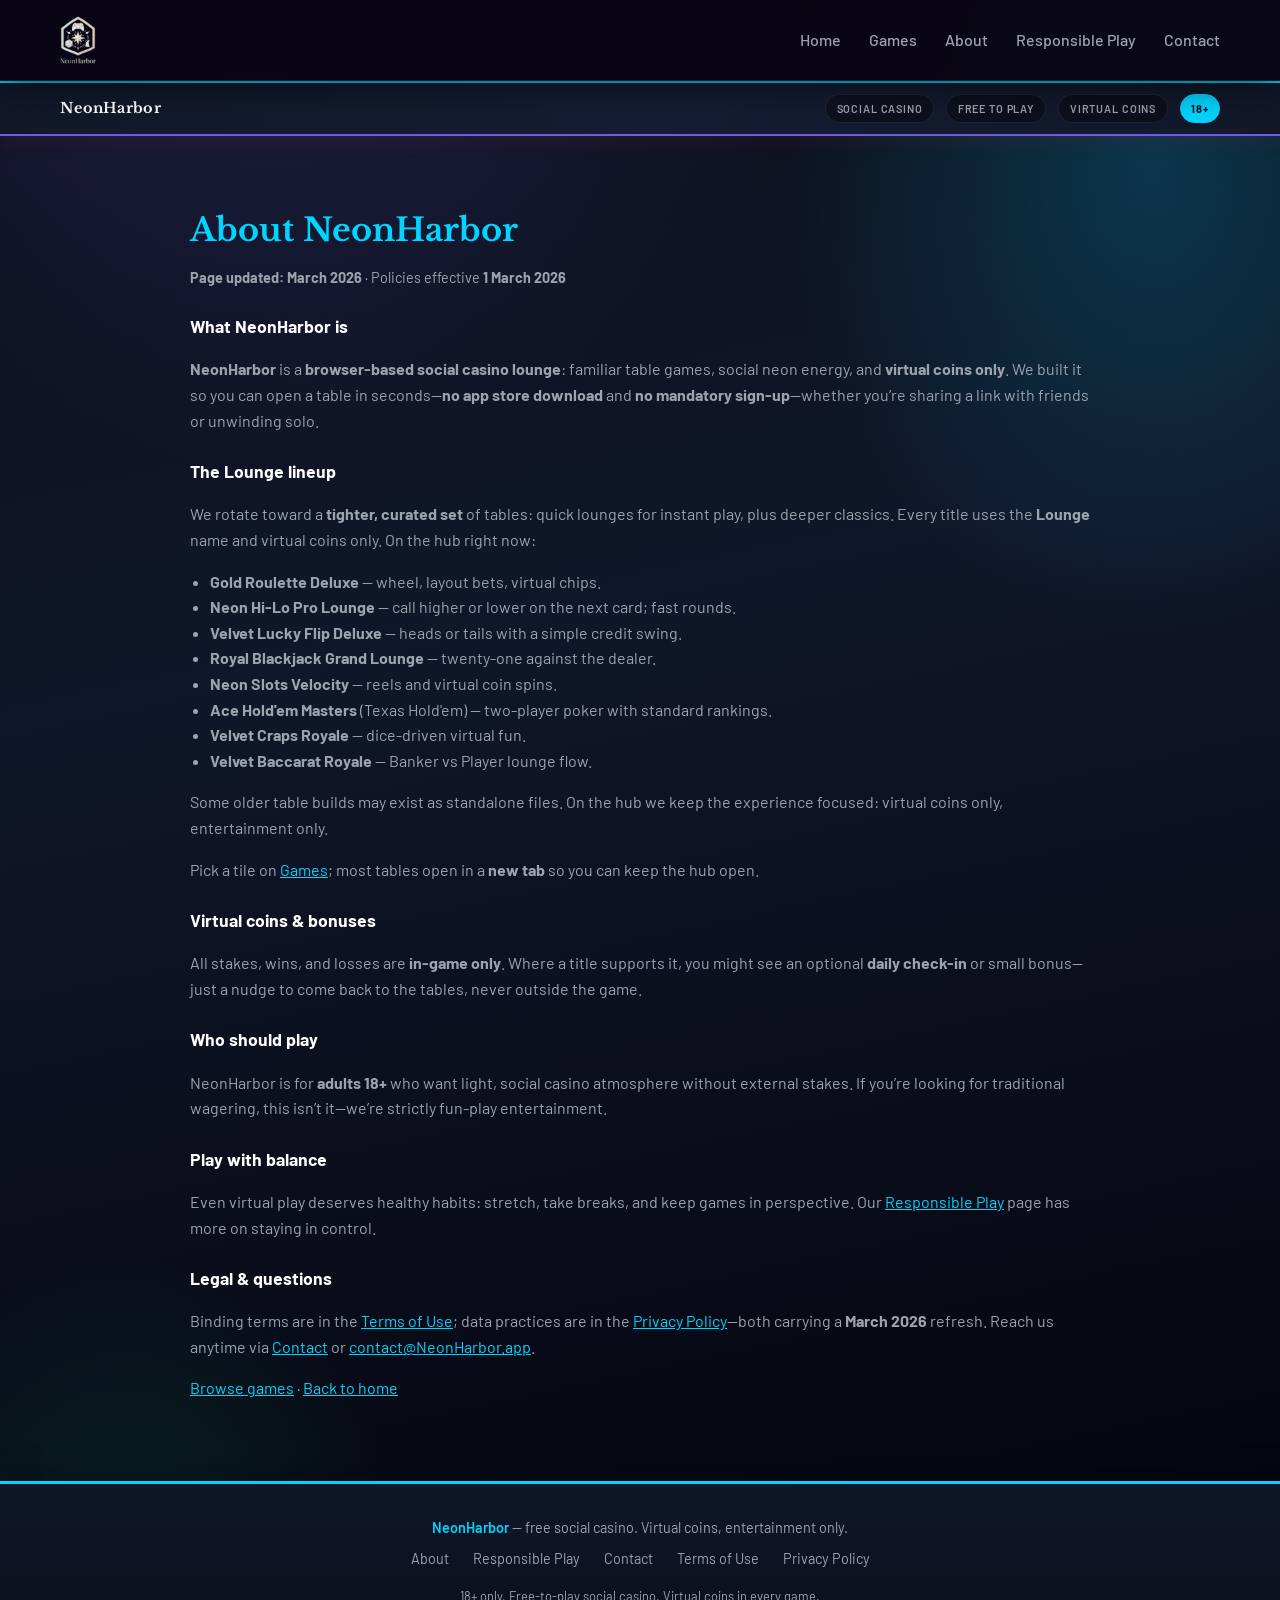
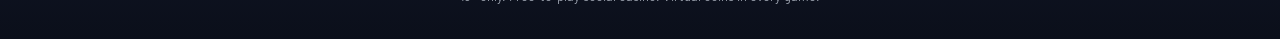
<file: about.html>
<!DOCTYPE html>
<html lang="en">
<head>
  <meta charset="UTF-8">
  <meta name="viewport" content="width=device-width, initial-scale=1.0">
  <link rel="icon" type="image/x-icon" href="assets/favi.ico">
  <meta name="description" content="About NeonHarbor (March 2026). Free social casino lounge tables, virtual coins, and how we think about play.">
  <title>About – NeonHarbor</title>
  <link rel="stylesheet" href="styles.css">
  <link rel="preconnect" href="https://fonts.googleapis.com">
  <link rel="preconnect" href="https://fonts.gstatic.com" crossorigin>
  <link href="https://fonts.googleapis.com/css2?family=Barlow:wght@400;500;600;700&family=Libre+Baskerville:wght@400;700&display=swap" rel="stylesheet">
</head>
<body>
  <header class="header">
    <div class="container header-inner">
      <a href="index.html" class="logo"><img src="assets/logo.webp" alt="NeonHarbor" class="logo-img"></a>
      <button type="button" class="nav-toggle" aria-label="Open menu" aria-expanded="false" aria-controls="main-nav">
        <span class="nav-toggle-bar"></span>
        <span class="nav-toggle-bar"></span>
        <span class="nav-toggle-bar"></span>
      </button>
      <nav class="nav" id="main-nav">
        <a href="index.html">Home</a>
        <a href="games.html">Games</a>
        <a href="about.html" class="nav-active">About</a>
        <a href="responsible-play.html">Responsible Play</a>
        <a href="contact.html">Contact</a>
      </nav>
    </div>
  </header>

  <div class="social-casino-strip" role="status">
    <div class="container strip-inner">
      <span class="strip-brand">NeonHarbor</span>
      <span class="strip-tags">
        <span class="strip-tag">Social casino</span>
        <span class="strip-tag">Free to play</span>
        <span class="strip-tag">Virtual coins</span>
        <span class="strip-tag strip-tag-age">18+</span>
      </span>
    </div>
  </div>

  <main class="container page-content">
    <h1>About NeonHarbor</h1>
    <p class="policy-meta"><strong>Page updated: March 2026</strong> · Policies effective <strong>1 March 2026</strong></p>

    <h2>What NeonHarbor is</h2>
    <p><strong>NeonHarbor</strong> is a <strong>browser-based social casino lounge</strong>: familiar table games, social neon energy, and <strong>virtual coins only</strong>. We built it so you can open a table in seconds—<strong>no app store download</strong> and <strong>no mandatory sign-up</strong>—whether you’re sharing a link with friends or unwinding solo.</p>

    <h2>The Lounge lineup</h2>
    <p>We rotate toward a <strong>tighter, curated set</strong> of tables: quick lounges for instant play, plus deeper classics. Every title uses the <strong>Lounge</strong> name and virtual coins only. On the hub right now:</p>
    <ul>
      <li><strong>Gold Roulette Deluxe</strong> — wheel, layout bets, virtual chips.</li>
      <li><strong>Neon Hi-Lo Pro Lounge</strong> — call higher or lower on the next card; fast rounds.</li>
      <li><strong>Velvet Lucky Flip Deluxe</strong> — heads or tails with a simple credit swing.</li>
      <li><strong>Royal Blackjack Grand Lounge</strong> — twenty-one against the dealer.</li>
      <li><strong>Neon Slots Velocity</strong> — reels and virtual coin spins.</li>
      <li><strong>Ace Hold'em Masters</strong> (Texas Hold'em) — two-player poker with standard rankings.</li>
      <li><strong>Velvet Craps Royale</strong> — dice-driven virtual fun.</li>
      <li><strong>Velvet Baccarat Royale</strong> — Banker vs Player lounge flow.</li>
    </ul>
    <p>Some older table builds may exist as standalone files. On the hub we keep the experience focused: virtual coins only, entertainment only.</p>
    <p>Pick a tile on <a href="games.html">Games</a>; most tables open in a <strong>new tab</strong> so you can keep the hub open.</p>

    <h2>Virtual coins &amp; bonuses</h2>
    <p>All stakes, wins, and losses are <strong>in-game only</strong>. Where a title supports it, you might see an optional <strong>daily check-in</strong> or small bonus—just a nudge to come back to the tables, never outside the game.</p>

    <h2>Who should play</h2>
    <p>NeonHarbor is for <strong>adults 18+</strong> who want light, social casino atmosphere without external stakes. If you’re looking for traditional wagering, this isn’t it—we’re strictly fun-play entertainment.</p>

    <h2>Play with balance</h2>
    <p>Even virtual play deserves healthy habits: stretch, take breaks, and keep games in perspective. Our <a href="responsible-play.html">Responsible Play</a> page has more on staying in control.</p>

    <h2>Legal &amp; questions</h2>
    <p>Binding terms are in the <a href="terms-of-use.html">Terms of Use</a>; data practices are in the <a href="privacy-policy.html">Privacy Policy</a>—both carrying a <strong>March 2026</strong> refresh. Reach us anytime via <a href="contact.html">Contact</a> or <a href="mailto:contact@NeonHarbor.app">contact@NeonHarbor.app</a>.</p>

    <p><a href="games.html">Browse games</a> · <a href="index.html">Back to home</a></p>
  </main>

  <footer class="footer">
    <div class="container">
      <p class="footer-tagline"><span class="social-badge">NeonHarbor</span> — free social casino. Virtual coins, entertainment only.</p>
      <nav class="footer-nav">
        <a href="about.html">About</a>
        <a href="responsible-play.html">Responsible Play</a>
        <a href="contact.html">Contact</a>
        <a href="terms-of-use.html">Terms of Use</a>
        <a href="privacy-policy.html">Privacy Policy</a>
      </nav>
      <p class="footer-age">18+ only. Free-to-play social casino. Virtual coins in every game.</p>
    </div>
  </footer>
  <script src="main.js"></script>
</body>
</html>
</file>
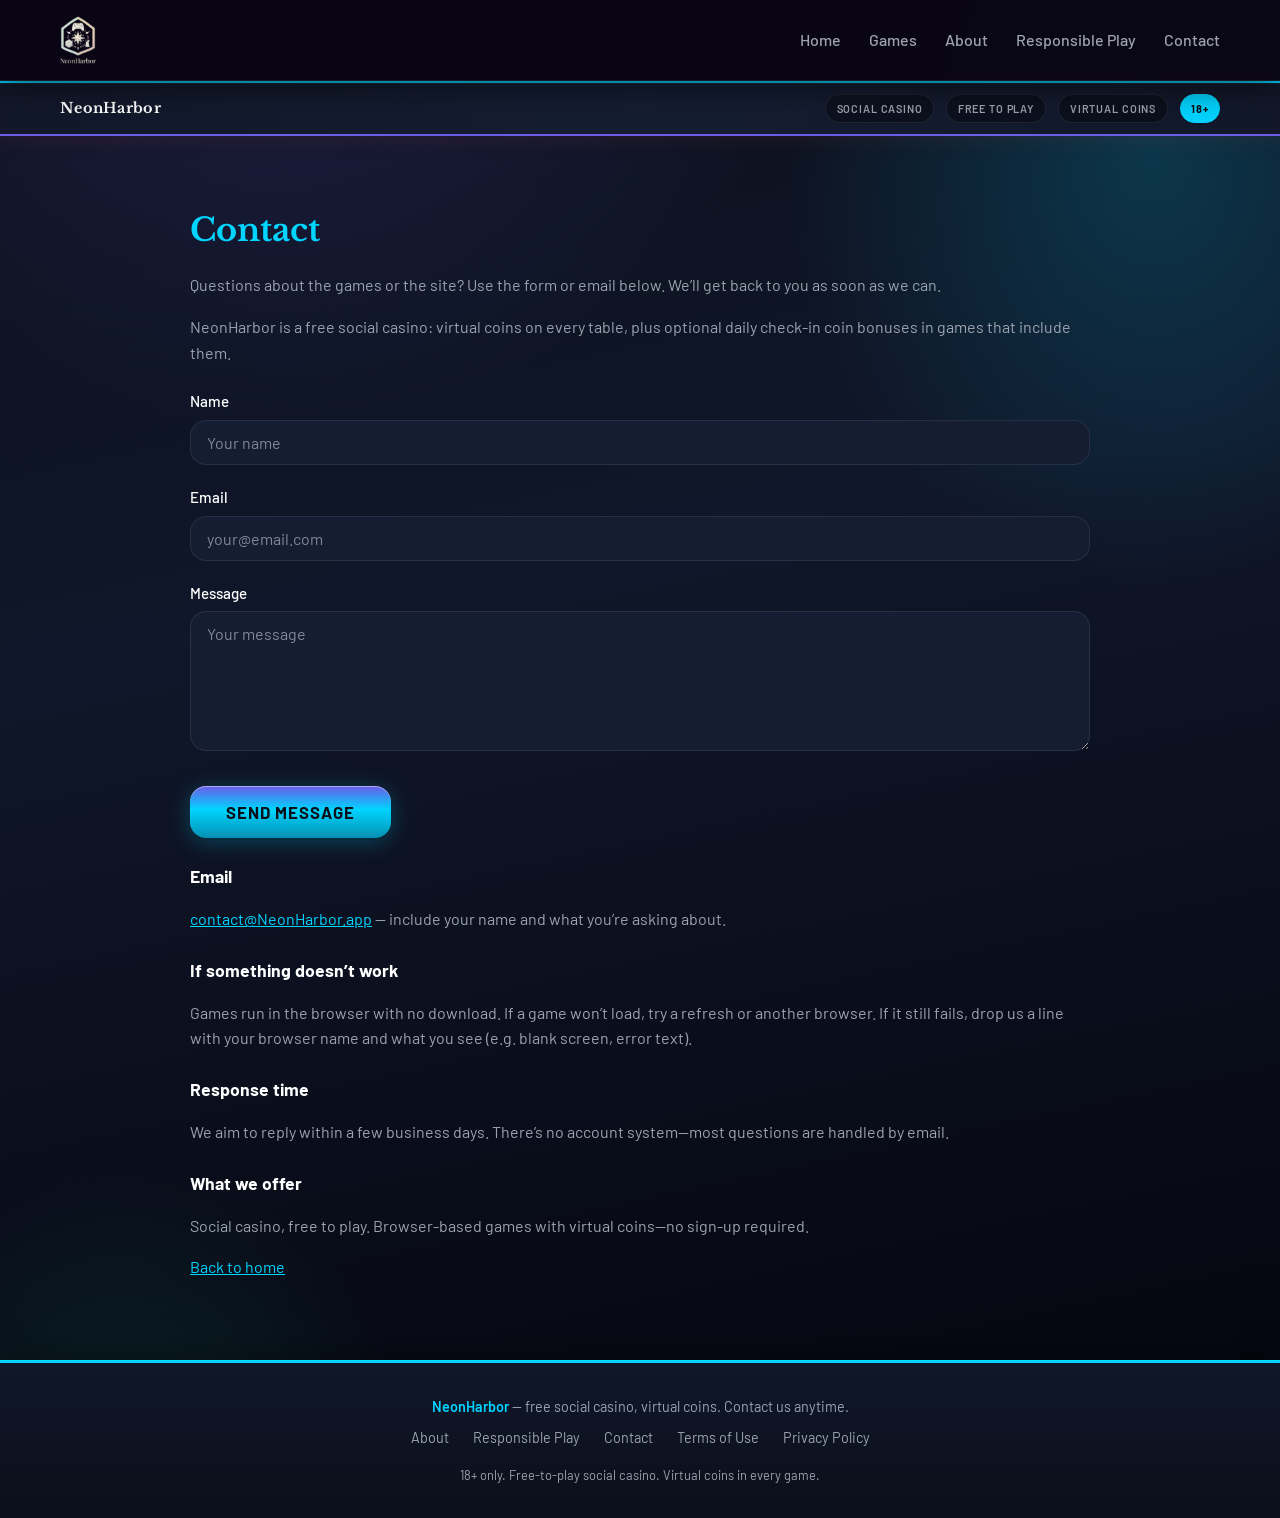
<file: contact.html>
<!DOCTYPE html>
<html lang="en">
<head>
  <meta charset="UTF-8">
  <meta name="viewport" content="width=device-width, initial-scale=1.0">
  <link rel="icon" type="image/x-icon" href="assets/favi.ico">
  <meta name="description" content="Contact NeonHarbor — free social casino with virtual coins. Questions about games or the site? We're here to help.">
  <title>Contact – NeonHarbor</title>
  <link rel="stylesheet" href="styles.css">
  <link rel="preconnect" href="https://fonts.googleapis.com">
  <link rel="preconnect" href="https://fonts.gstatic.com" crossorigin>
  <link href="https://fonts.googleapis.com/css2?family=Barlow:wght@400;500;600;700&family=Libre+Baskerville:wght@400;700&display=swap" rel="stylesheet">
</head>
<body>
  <header class="header">
    <div class="container header-inner">
      <a href="index.html" class="logo"><img src="assets/logo.webp" alt="NeonHarbor" class="logo-img"></a>
      <button type="button" class="nav-toggle" aria-label="Open menu" aria-expanded="false" aria-controls="main-nav">
        <span class="nav-toggle-bar"></span>
        <span class="nav-toggle-bar"></span>
        <span class="nav-toggle-bar"></span>
      </button>
      <nav class="nav" id="main-nav">
        <a href="index.html">Home</a>
        <a href="games.html">Games</a>
        <a href="about.html">About</a>
        <a href="responsible-play.html">Responsible Play</a>
        <a href="contact.html" class="nav-active">Contact</a>
      </nav>
    </div>
  </header>

  <div class="social-casino-strip" role="status">
    <div class="container strip-inner">
      <span class="strip-brand">NeonHarbor</span>
      <span class="strip-tags">
        <span class="strip-tag">Social casino</span>
        <span class="strip-tag">Free to play</span>
        <span class="strip-tag">Virtual coins</span>
        <span class="strip-tag strip-tag-age">18+</span>
      </span>
    </div>
  </div>

  <main class="container page-content">
    <h1>Contact</h1>
    <p>Questions about the games or the site? Use the form or email below. We’ll get back to you as soon as we can.</p>
    <p>NeonHarbor is a free social casino: virtual coins on every table, plus optional daily check-in coin bonuses in games that include them.</p>

    <form class="contact-form" id="contact-form" action="#" method="post">
      <div class="form-group">
        <label for="contact-name">Name</label>
        <input type="text" id="contact-name" name="name" placeholder="Your name" required>
      </div>
      <div class="form-group">
        <label for="contact-email">Email</label>
        <input type="email" id="contact-email" name="email" placeholder="your@email.com" required>
      </div>
      <div class="form-group">
        <label for="contact-message">Message</label>
        <textarea id="contact-message" name="message" placeholder="Your message" required></textarea>
      </div>
      <button type="submit" class="cta-btn">Send Message</button>
    </form>

    <h2>Email</h2>
    <p><a href="mailto:contact@NeonHarbor.app">contact@NeonHarbor.app</a> — include your name and what you’re asking about.</p>

    <h2>If something doesn’t work</h2>
    <p>Games run in the browser with no download. If a game won’t load, try a refresh or another browser. If it still fails, drop us a line with your browser name and what you see (e.g. blank screen, error text).</p>

    <h2>Response time</h2>
    <p>We aim to reply within a few business days. There’s no account system—most questions are handled by email.</p>

    <h2>What we offer</h2>
    <p>Social casino, free to play. Browser-based games with virtual coins—no sign-up required.</p>

    <p><a href="index.html">Back to home</a></p>
  </main>

  <footer class="footer">
    <div class="container">
      <p class="footer-tagline"><span class="social-badge">NeonHarbor</span> — free social casino, virtual coins. Contact us anytime.</p>
      <nav class="footer-nav">
        <a href="about.html">About</a>
        <a href="responsible-play.html">Responsible Play</a>
        <a href="contact.html">Contact</a>
        <a href="terms-of-use.html">Terms of Use</a>
        <a href="privacy-policy.html">Privacy Policy</a>
      </nav>
      <p class="footer-age">18+ only. Free-to-play social casino. Virtual coins in every game.</p>
    </div>
  </footer>
  <script src="main.js"></script>
  <script>
    document.getElementById('contact-form').addEventListener('submit', function(e) {
      e.preventDefault();
      var name = encodeURIComponent(document.getElementById('contact-name').value);
      var email = encodeURIComponent(document.getElementById('contact-email').value);
      var message = encodeURIComponent(document.getElementById('contact-message').value);
      var body = 'Name: ' + name + '%0D%0AEmail: ' + email + '%0D%0A%0D%0AMessage:%0D%0A' + message;
      window.location.href = 'mailto:contact@NeonHarbor.app?subject=NeonHarbor%20Contact&body=' + body;
    });
  </script>
</body>
</html>
</file>
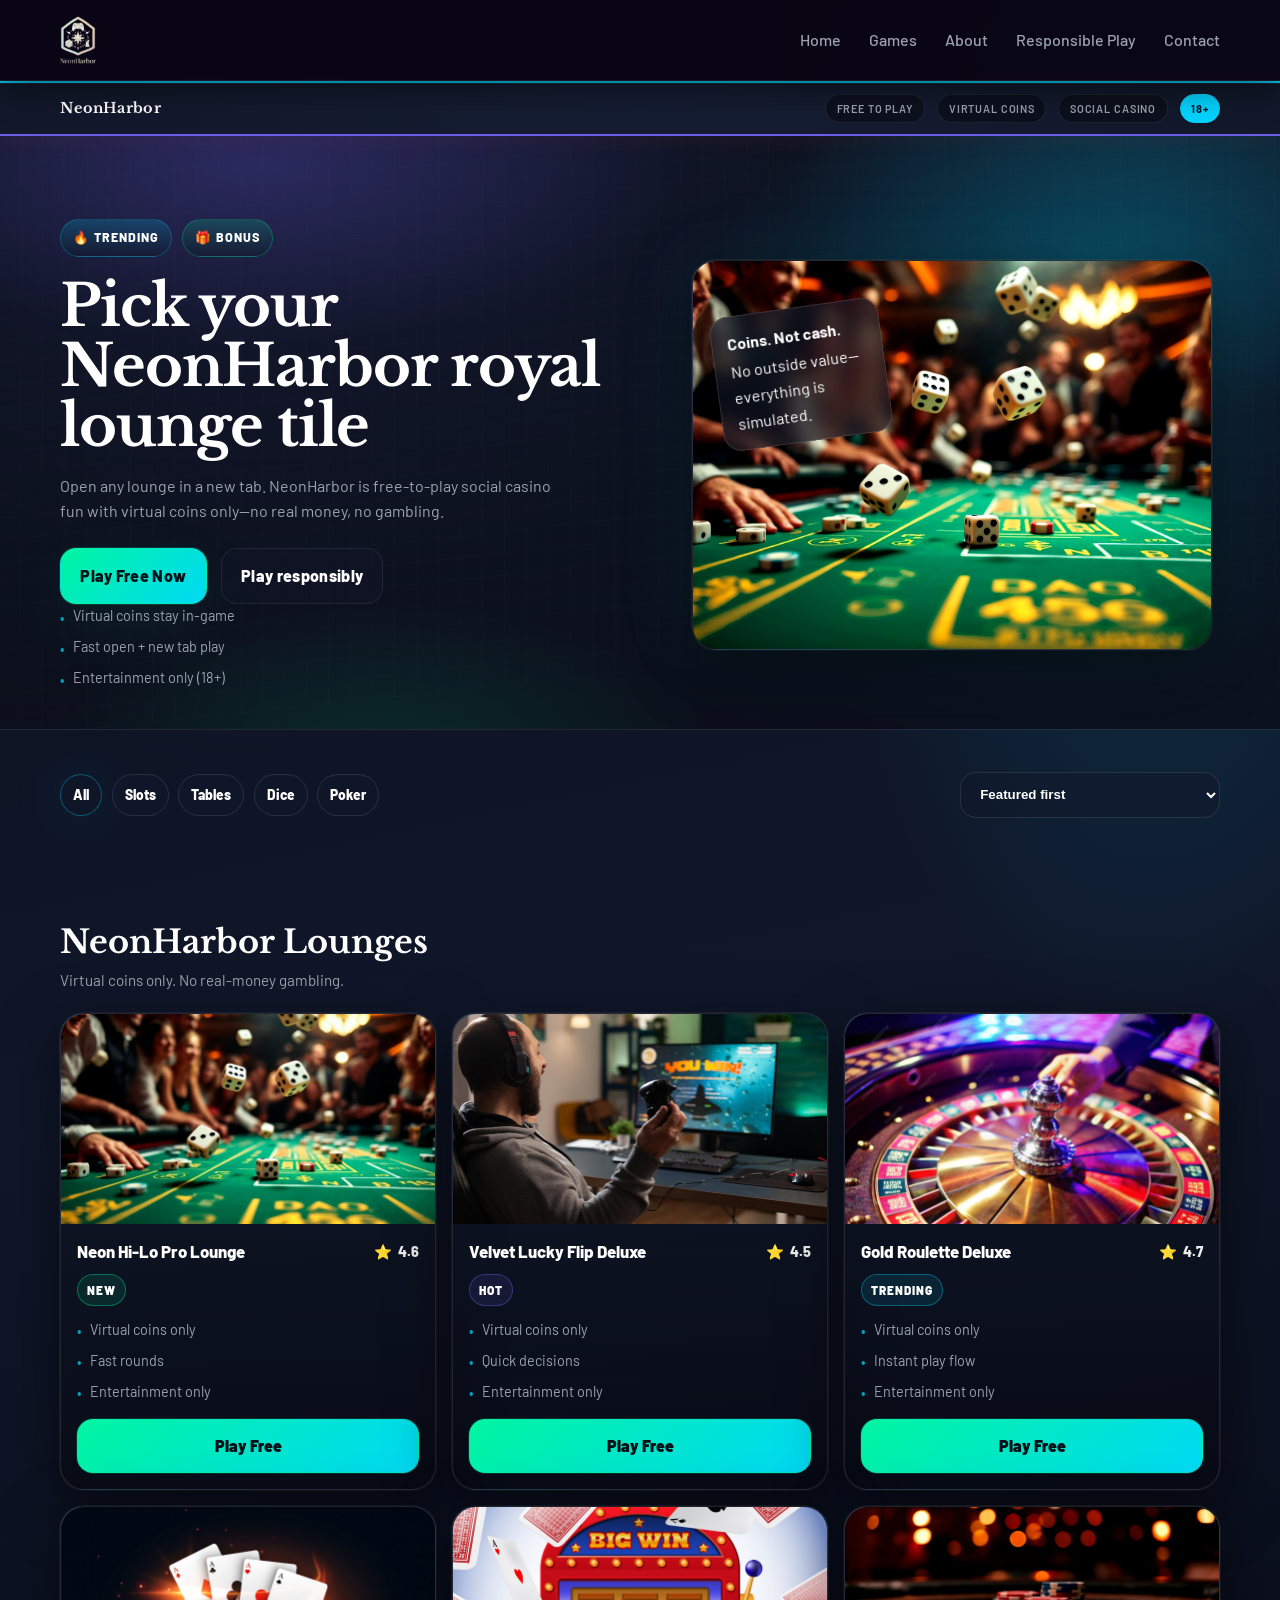
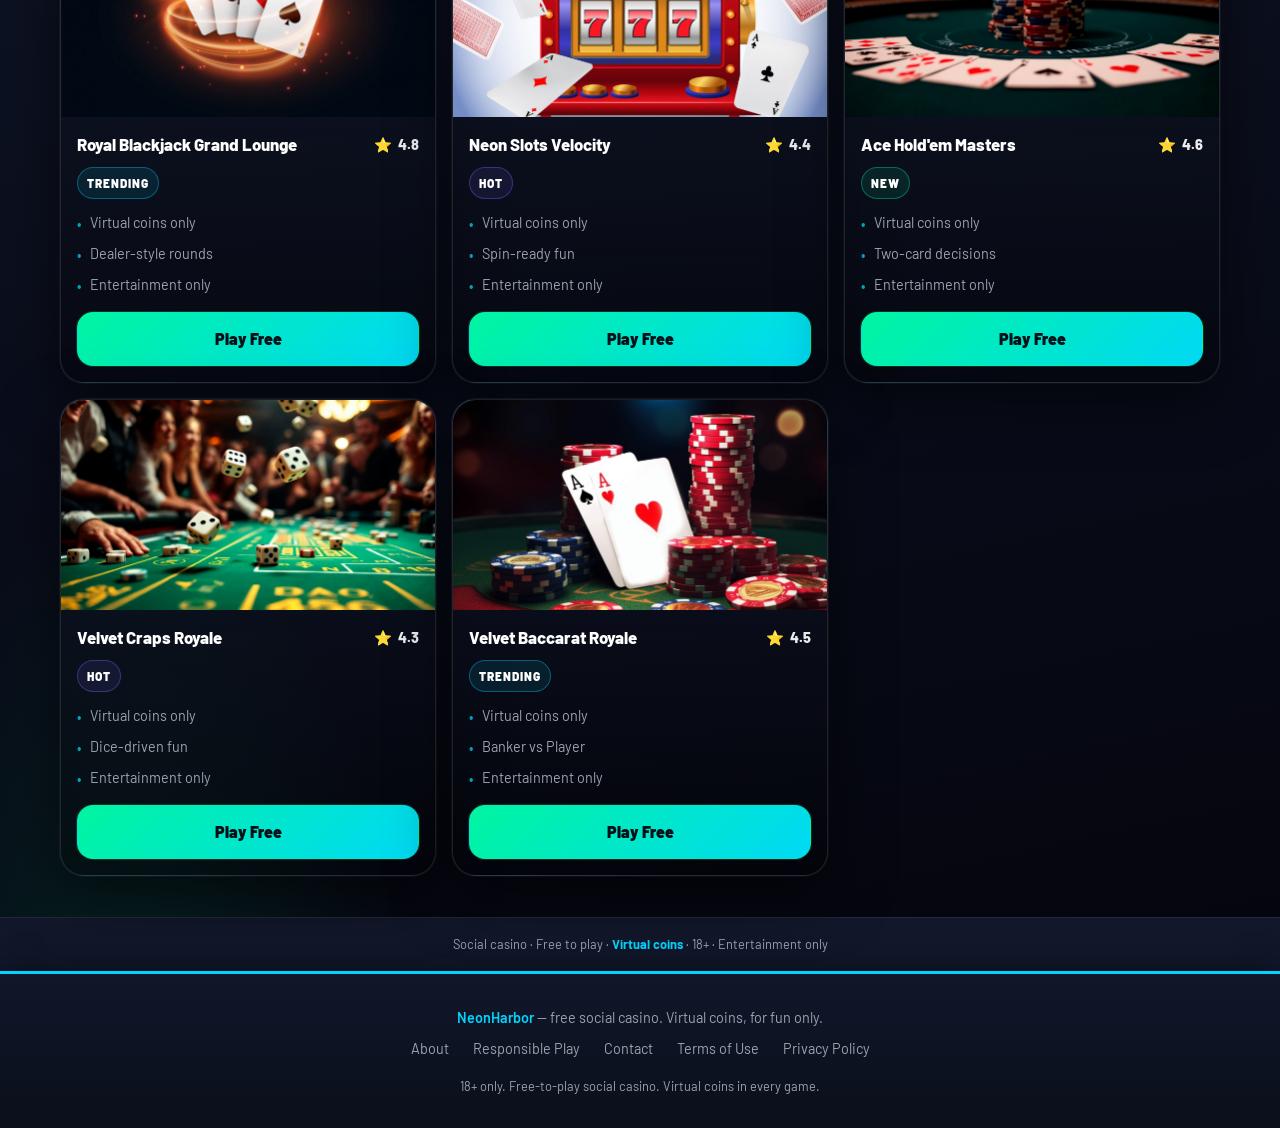
<file: games.html>
<!DOCTYPE html>
<html lang="en">
<head>
  <meta charset="UTF-8">
  <meta name="viewport" content="width=device-width, initial-scale=1.0">
  <link rel="icon" type="image/x-icon" href="assets/favi.ico">
  <meta name="description" content="NeonHarbor Games — premium free social casino lounges. Virtual coins only, no real money, no gambling.">
  <title>NeonHarbor Games – Free Social Casino</title>
  <link rel="stylesheet" href="styles.css">
  <link rel="preconnect" href="https://fonts.googleapis.com">
  <link rel="preconnect" href="https://fonts.gstatic.com" crossorigin>
  <link href="https://fonts.googleapis.com/css2?family=Barlow:wght@400;500;600;700&family=Libre+Baskerville:wght@400;700&display=swap" rel="stylesheet">
</head>
<body>
  <header class="header">
    <div class="container header-inner">
      <a href="index.html" class="logo"><img src="assets/logo.webp" alt="NeonHarbor" class="logo-img"></a>
      <button type="button" class="nav-toggle" aria-label="Open menu" aria-expanded="false" aria-controls="main-nav">
        <span class="nav-toggle-bar"></span>
        <span class="nav-toggle-bar"></span>
        <span class="nav-toggle-bar"></span>
      </button>
      <nav class="nav" id="main-nav">
        <a href="index.html">Home</a>
        <a href="games.html" class="nav-active">Games</a>
        <a href="about.html">About</a>
        <a href="responsible-play.html">Responsible Play</a>
        <a href="contact.html">Contact</a>
      </nav>
    </div>
  </header>

  <div class="social-casino-strip" role="status" aria-live="polite">
    <div class="container strip-inner">
      <span class="strip-brand">NeonHarbor</span>
      <span class="strip-tags">
        <span class="strip-tag">Free to play</span>
        <span class="strip-tag">Virtual coins</span>
        <span class="strip-tag">Social casino</span>
        <span class="strip-tag strip-tag-age">18+</span>
      </span>
    </div>
  </div>

  <main class="games-page ssc-new-games">
    <section class="ssc-hero" aria-label="Games hero">
      <div class="ssc-container ssc-hero-inner">
        <div class="ssc-hero-head">
          <div class="ssc-hero-badges" aria-hidden="true">
            <span class="ssc-badge ssc-badge--hot">🔥 Trending</span>
            <span class="ssc-badge ssc-badge--bonus">🎁 Bonus</span>
          </div>

          <h1 class="ssc-hero-title">Pick your NeonHarbor royal lounge tile</h1>
          <p class="ssc-hero-lead">
            Open any lounge in a new tab. NeonHarbor is free-to-play social casino fun with virtual coins only—no real money, no gambling.
          </p>

          <div class="ssc-hero-actions">
            <a href="#ssc-game-grid" class="ssc-btn ssc-btn--primary">Play Free Now</a>
            <a href="responsible-play.html" class="ssc-btn ssc-btn--ghost">Play responsibly</a>
          </div>

          <ul class="ssc-features" role="list" aria-label="Highlights">
            <li>Virtual coins stay in-game</li>
            <li>Fast open + new tab play</li>
            <li>Entertainment only (18+)</li>
          </ul>
        </div>

        <div class="ssc-hero-visual" aria-hidden="true">
          <div class="ssc-ticket">
            <img src="./assets/dice.webp" alt="" loading="lazy" decoding="async">
          </div>
          <div class="ssc-floater">
            <strong>Coins. Not cash.</strong>
            <span>No outside value—everything is simulated.</span>
          </div>
        </div>
      </div>
    </section>

    <section class="ssc-section" aria-label="Game filters">
      <div class="ssc-container">
        <div class="ssc-filterbar">
          <div class="ssc-tabs" role="tablist" aria-label="Categories">
            <a class="ssc-tab is-active" href="#ssc-game-grid" role="tab" aria-selected="true">All</a>
            <a class="ssc-tab" href="#ssc-game-grid" role="tab" aria-selected="false">Slots</a>
            <a class="ssc-tab" href="#ssc-game-grid" role="tab" aria-selected="false">Tables</a>
            <a class="ssc-tab" href="#ssc-game-grid" role="tab" aria-selected="false">Dice</a>
            <a class="ssc-tab" href="#ssc-game-grid" role="tab" aria-selected="false">Poker</a>
          </div>
          <div>
            <select class="ssc-select" aria-label="Sort games">
              <option value="featured" selected>Featured first</option>
              <option value="new">New</option>
              <option value="hot">Hot</option>
              <option value="rating">Top rated</option>
            </select>
          </div>
        </div>
      </div>
    </section>

    <section class="ssc-section" aria-label="Game catalog">
      <div class="ssc-container">
        <div class="ssc-section-head">
          <div>
            <h2 class="ssc-h2">NeonHarbor Lounges</h2>
            <p class="ssc-sub">Virtual coins only. No real-money gambling.</p>
          </div>
        </div>

        <div class="ssc-grid ssc-game-grid" id="ssc-game-grid" role="list">
          <a class="ssc-game-card" href="games/hi-lo-lounge/index.html" target="_blank" rel="noopener noreferrer" role="listitem">
            <div class="ssc-card-inner">
              <div class="ssc-thumb"><img src="./assets/dice.webp" alt="Neon Hi-Lo Pro Lounge thumbnail" loading="lazy" decoding="async"></div>
              <div class="ssc-card-body">
                <div class="ssc-card-top">
                  <h3 class="ssc-card-title">Neon Hi-Lo Pro Lounge</h3>
                  <div class="ssc-rating"><span>⭐</span>4.6</div>
                </div>
                <div class="ssc-tag-row"><span class="ssc-tag ssc-tag--new">New</span></div>
                <ul class="ssc-features"><li>Virtual coins only</li><li>Fast rounds</li><li>Entertainment only</li></ul>
                <div class="ssc-card-cta"><span class="ssc-card-play" aria-hidden="true">Play Free</span></div>
              </div>
            </div>
          </a>

          <a class="ssc-game-card" href="games/lucky-flip-lounge/index.html" target="_blank" rel="noopener noreferrer" role="listitem">
            <div class="ssc-card-inner">
              <div class="ssc-thumb"><img src="./assets/playing-card.webp" alt="Velvet Lucky Flip Deluxe thumbnail" loading="lazy" decoding="async"></div>
              <div class="ssc-card-body">
                <div class="ssc-card-top">
                  <h3 class="ssc-card-title">Velvet Lucky Flip Deluxe</h3>
                  <div class="ssc-rating"><span>⭐</span>4.5</div>
                </div>
                <div class="ssc-tag-row"><span class="ssc-tag ssc-tag--hot">Hot</span></div>
                <ul class="ssc-features"><li>Virtual coins only</li><li>Quick decisions</li><li>Entertainment only</li></ul>
                <div class="ssc-card-cta"><span class="ssc-card-play" aria-hidden="true">Play Free</span></div>
              </div>
            </div>
          </a>

          <a class="ssc-game-card" href="games/roulette/index.html" target="_blank" rel="noopener noreferrer" role="listitem">
            <div class="ssc-card-inner">
              <div class="ssc-thumb"><img src="./assets/roulette.webp" alt="Gold Roulette Deluxe thumbnail" loading="lazy" decoding="async"></div>
              <div class="ssc-card-body">
                <div class="ssc-card-top">
                  <h3 class="ssc-card-title">Gold Roulette Deluxe</h3>
                  <div class="ssc-rating"><span>⭐</span>4.7</div>
                </div>
                <div class="ssc-tag-row"><span class="ssc-tag ssc-tag--trending">Trending</span></div>
                <ul class="ssc-features"><li>Virtual coins only</li><li>Instant play flow</li><li>Entertainment only</li></ul>
                <div class="ssc-card-cta"><span class="ssc-card-play" aria-hidden="true">Play Free</span></div>
              </div>
            </div>
          </a>

          <a class="ssc-game-card" href="games/blackjack/index.html" target="_blank" rel="noopener noreferrer" role="listitem">
            <div class="ssc-card-inner">
              <div class="ssc-thumb"><img src="./assets/blackjack.webp" alt="Royal Blackjack Grand Lounge thumbnail" loading="lazy" decoding="async"></div>
              <div class="ssc-card-body">
                <div class="ssc-card-top">
                  <h3 class="ssc-card-title">Royal Blackjack Grand Lounge</h3>
                  <div class="ssc-rating"><span>⭐</span>4.8</div>
                </div>
                <div class="ssc-tag-row"><span class="ssc-tag ssc-tag--trending">Trending</span></div>
                <ul class="ssc-features"><li>Virtual coins only</li><li>Dealer-style rounds</li><li>Entertainment only</li></ul>
                <div class="ssc-card-cta"><span class="ssc-card-play" aria-hidden="true">Play Free</span></div>
              </div>
            </div>
          </a>

          <a class="ssc-game-card" href="games/slot-machine/index.html" target="_blank" rel="noopener noreferrer" role="listitem">
            <div class="ssc-card-inner">
              <div class="ssc-thumb"><img src="./assets/game_card_slot.webp" alt="Neon Slots Velocity thumbnail" loading="lazy" decoding="async"></div>
              <div class="ssc-card-body">
                <div class="ssc-card-top">
                  <h3 class="ssc-card-title">Neon Slots Velocity</h3>
                  <div class="ssc-rating"><span>⭐</span>4.4</div>
                </div>
                <div class="ssc-tag-row"><span class="ssc-tag ssc-tag--hot">Hot</span></div>
                <ul class="ssc-features"><li>Virtual coins only</li><li>Spin-ready fun</li><li>Entertainment only</li></ul>
                <div class="ssc-card-cta"><span class="ssc-card-play" aria-hidden="true">Play Free</span></div>
              </div>
            </div>
          </a>

          <a class="ssc-game-card" href="games/Texas-Holdem/index.html" target="_blank" rel="noopener noreferrer" role="listitem">
            <div class="ssc-card-inner">
              <div class="ssc-thumb"><img src="./assets/poker.webp" alt="Ace Hold'em Masters thumbnail" loading="lazy" decoding="async"></div>
              <div class="ssc-card-body">
                <div class="ssc-card-top">
                  <h3 class="ssc-card-title">Ace Hold'em Masters</h3>
                  <div class="ssc-rating"><span>⭐</span>4.6</div>
                </div>
                <div class="ssc-tag-row"><span class="ssc-tag ssc-tag--new">New</span></div>
                <ul class="ssc-features"><li>Virtual coins only</li><li>Two-card decisions</li><li>Entertainment only</li></ul>
                <div class="ssc-card-cta"><span class="ssc-card-play" aria-hidden="true">Play Free</span></div>
              </div>
            </div>
          </a>

          <a class="ssc-game-card" href="games/craps-game/index.html" target="_blank" rel="noopener noreferrer" role="listitem">
            <div class="ssc-card-inner">
              <div class="ssc-thumb"><img src="./assets/dice.webp" alt="Velvet Craps Royale thumbnail" loading="lazy" decoding="async"></div>
              <div class="ssc-card-body">
                <div class="ssc-card-top">
                  <h3 class="ssc-card-title">Velvet Craps Royale</h3>
                  <div class="ssc-rating"><span>⭐</span>4.3</div>
                </div>
                <div class="ssc-tag-row"><span class="ssc-tag ssc-tag--hot">Hot</span></div>
                <ul class="ssc-features"><li>Virtual coins only</li><li>Dice-driven fun</li><li>Entertainment only</li></ul>
                <div class="ssc-card-cta"><span class="ssc-card-play" aria-hidden="true">Play Free</span></div>
              </div>
            </div>
          </a>

          <a class="ssc-game-card" href="games/Baccarat/index.html" target="_blank" rel="noopener noreferrer" role="listitem">
            <div class="ssc-card-inner">
              <div class="ssc-thumb"><img src="./assets/baccarat.webp" alt="Velvet Baccarat Royale thumbnail" loading="lazy" decoding="async"></div>
              <div class="ssc-card-body">
                <div class="ssc-card-top">
                  <h3 class="ssc-card-title">Velvet Baccarat Royale</h3>
                  <div class="ssc-rating"><span>⭐</span>4.5</div>
                </div>
                <div class="ssc-tag-row"><span class="ssc-tag ssc-tag--trending">Trending</span></div>
                <ul class="ssc-features"><li>Virtual coins only</li><li>Banker vs Player</li><li>Entertainment only</li></ul>
                <div class="ssc-card-cta"><span class="ssc-card-play" aria-hidden="true">Play Free</span></div>
              </div>
            </div>
          </a>
        </div>
      </div>
    </section>

    <div class="ssc-mobile-cta" aria-label="Mobile sticky CTA">
      <div class="ssc-container" style="padding:0;">
        <a href="#ssc-game-grid" class="ssc-btn ssc-btn--primary">Play Free Now</a>
      </div>
    </div>

    <section class="games-deck-wrap games-deck-first games-pit-section">
      <div class="container">
        <header class="games-pit-head">
          <h2 class="games-deck-heading games-pit-title">Dealer’s rack</h2>
          <p class="games-pit-sub">A refreshed lounge layout: velvet-framed cards with bold geometry. Open any table in a new tab—virtual coins only.</p>
        </header>
        <div class="games-lounge-grid" id="lounge-grid" role="list">
          <a href="games/roulette/index.html" class="games-lounge-card games-lounge-card--roulette" target="_blank" rel="noopener noreferrer" role="listitem">
            <span class="games-lounge-art" aria-hidden="true"></span>
            <span class="games-lounge-scrim" aria-hidden="true"></span>
            <span class="games-lounge-inner">
              <span class="games-lounge-badge">Classic</span>
              <span class="games-lounge-num">02</span>
              <span class="games-lounge-name">Gold Roulette Lounge</span>
              <span class="games-lounge-tag">Spin the wheel</span>
              <span class="games-lounge-action">Open table <span class="games-lounge-arrow" aria-hidden="true">→</span></span>
            </span>
          </a>

          <a href="games/hi-lo-lounge/index.html" class="games-lounge-card games-lounge-card--hilo" target="_blank" rel="noopener noreferrer" role="listitem">
            <span class="games-lounge-art" aria-hidden="true"></span>
            <span class="games-lounge-scrim" aria-hidden="true"></span>
            <span class="games-lounge-inner">
              <span class="games-lounge-badge">Spotlight</span>
              <span class="games-lounge-num">01</span>
              <span class="games-lounge-name">Neon Hi-Lo Lounge</span>
              <span class="games-lounge-tag">Higher or lower</span>
              <span class="games-lounge-action">Open <span class="games-lounge-arrow" aria-hidden="true">→</span></span>
            </span>
          </a>

          <a href="games/lucky-flip-lounge/index.html" class="games-lounge-card games-lounge-card--flip" target="_blank" rel="noopener noreferrer" role="listitem">
            <span class="games-lounge-art" aria-hidden="true"></span>
            <span class="games-lounge-scrim" aria-hidden="true"></span>
            <span class="games-lounge-inner">
              <span class="games-lounge-badge">Quick</span>
              <span class="games-lounge-num">03</span>
              <span class="games-lounge-name">Velvet Lucky Flip Lounge</span>
              <span class="games-lounge-tag">Heads or tails</span>
              <span class="games-lounge-action">Open <span class="games-lounge-arrow" aria-hidden="true">→</span></span>
            </span>
          </a>

          <a href="games/blackjack/index.html" class="games-lounge-card games-lounge-card--blackjack" target="_blank" rel="noopener noreferrer" role="listitem">
            <span class="games-lounge-art" aria-hidden="true"></span>
            <span class="games-lounge-scrim" aria-hidden="true"></span>
            <span class="games-lounge-inner">
              <span class="games-lounge-badge">Classic</span>
              <span class="games-lounge-num">04</span>
              <span class="games-lounge-name">Royal Blackjack Lounge</span>
              <span class="games-lounge-tag">Beat the dealer</span>
              <span class="games-lounge-action">Open <span class="games-lounge-arrow" aria-hidden="true">→</span></span>
            </span>
          </a>

          <a href="games/slot-machine/index.html" class="games-lounge-card games-lounge-card--slots" target="_blank" rel="noopener noreferrer" role="listitem">
            <span class="games-lounge-art" aria-hidden="true"></span>
            <span class="games-lounge-scrim" aria-hidden="true"></span>
            <span class="games-lounge-inner">
              <span class="games-lounge-badge">Reels</span>
              <span class="games-lounge-num">05</span>
              <span class="games-lounge-name">Neon Slots Lounge</span>
              <span class="games-lounge-tag">Spin the reels</span>
              <span class="games-lounge-action">Open <span class="games-lounge-arrow" aria-hidden="true">→</span></span>
            </span>
          </a>

          <a href="games/Texas-Holdem/index.html" class="games-lounge-card games-lounge-card--poker" target="_blank" rel="noopener noreferrer" role="listitem">
            <span class="games-lounge-art" aria-hidden="true"></span>
            <span class="games-lounge-scrim" aria-hidden="true"></span>
            <span class="games-lounge-inner">
              <span class="games-lounge-badge">Poker</span>
              <span class="games-lounge-num">06</span>
              <span class="games-lounge-name">Ace Hold'em Lounge</span>
              <span class="games-lounge-tag">Two cards, big decisions</span>
              <span class="games-lounge-action">Open <span class="games-lounge-arrow" aria-hidden="true">→</span></span>
            </span>
          </a>
        </div>
        <p class="games-back"><a href="index.html" class="btn-back">← Back to NeonHarbor</a></p>
      </div>
    </section>

    <section class="games-expect-cards games-expect-after-deck games-expect-rail">
      <div class="container">
        <header class="games-expect-head games-expect-head--rail">
          <h2 class="games-expect-cards-title">House rules</h2>
          <p class="games-expect-lead">Three quick truths before you hit the pit.</p>
        </header>
        <ul class="games-expect-rail-list" role="list">
          <li class="games-expect-rail-item">
            <span class="games-expect-rail-icon">◎</span>
            <div class="games-expect-rail-text">
              <h3>Virtual coins only</h3>
              <p>Credits stay in-game—stack, spin, and enjoy the social flow.</p>
            </div>
          </li>
          <li class="games-expect-rail-item">
            <span class="games-expect-rail-icon">▶</span>
            <div class="games-expect-rail-text">
              <h3>Browser tables</h3>
              <p>New tab, instant play. No app store trip.</p>
            </div>
          </li>
          <li class="games-expect-rail-item">
            <span class="games-expect-rail-icon">✓</span>
            <div class="games-expect-rail-text">
              <h3>For fun only</h3>
              <p>Virtual wins, real entertainment—nothing else on the line.</p>
            </div>
          </li>
        </ul>
      </div>
    </section>

    <section class="games-how-inline games-how-ticket">
      <div class="container">
        <p class="games-how-line games-how-ticket-inner"><span class="games-how-ticket-label">Flow</span> Hub → quick lounge or classic table → virtual credits only → daily bonus where a game supports it → come back anytime.</p>
      </div>
    </section>

    <section class="legal-strip" aria-label="Legal information">
      <div class="container">
        <p>Social casino · Free to play · <strong>Virtual coins</strong> · 18+ · Entertainment only</p>
      </div>
    </section>
  </main>

  <footer class="footer">
    <div class="container">
      <p class="footer-tagline"><span class="social-badge">NeonHarbor</span> — free social casino. Virtual coins, for fun only.</p>
      <nav class="footer-nav">
        <a href="about.html">About</a>
        <a href="responsible-play.html">Responsible Play</a>
        <a href="contact.html">Contact</a>
        <a href="terms-of-use.html">Terms of Use</a>
        <a href="privacy-policy.html">Privacy Policy</a>
      </nav>
      <p class="footer-age">18+ only. Free-to-play social casino. Virtual coins in every game.</p>
    </div>
  </footer>
  <script src="main.js"></script>
</body>
</html>
</file>
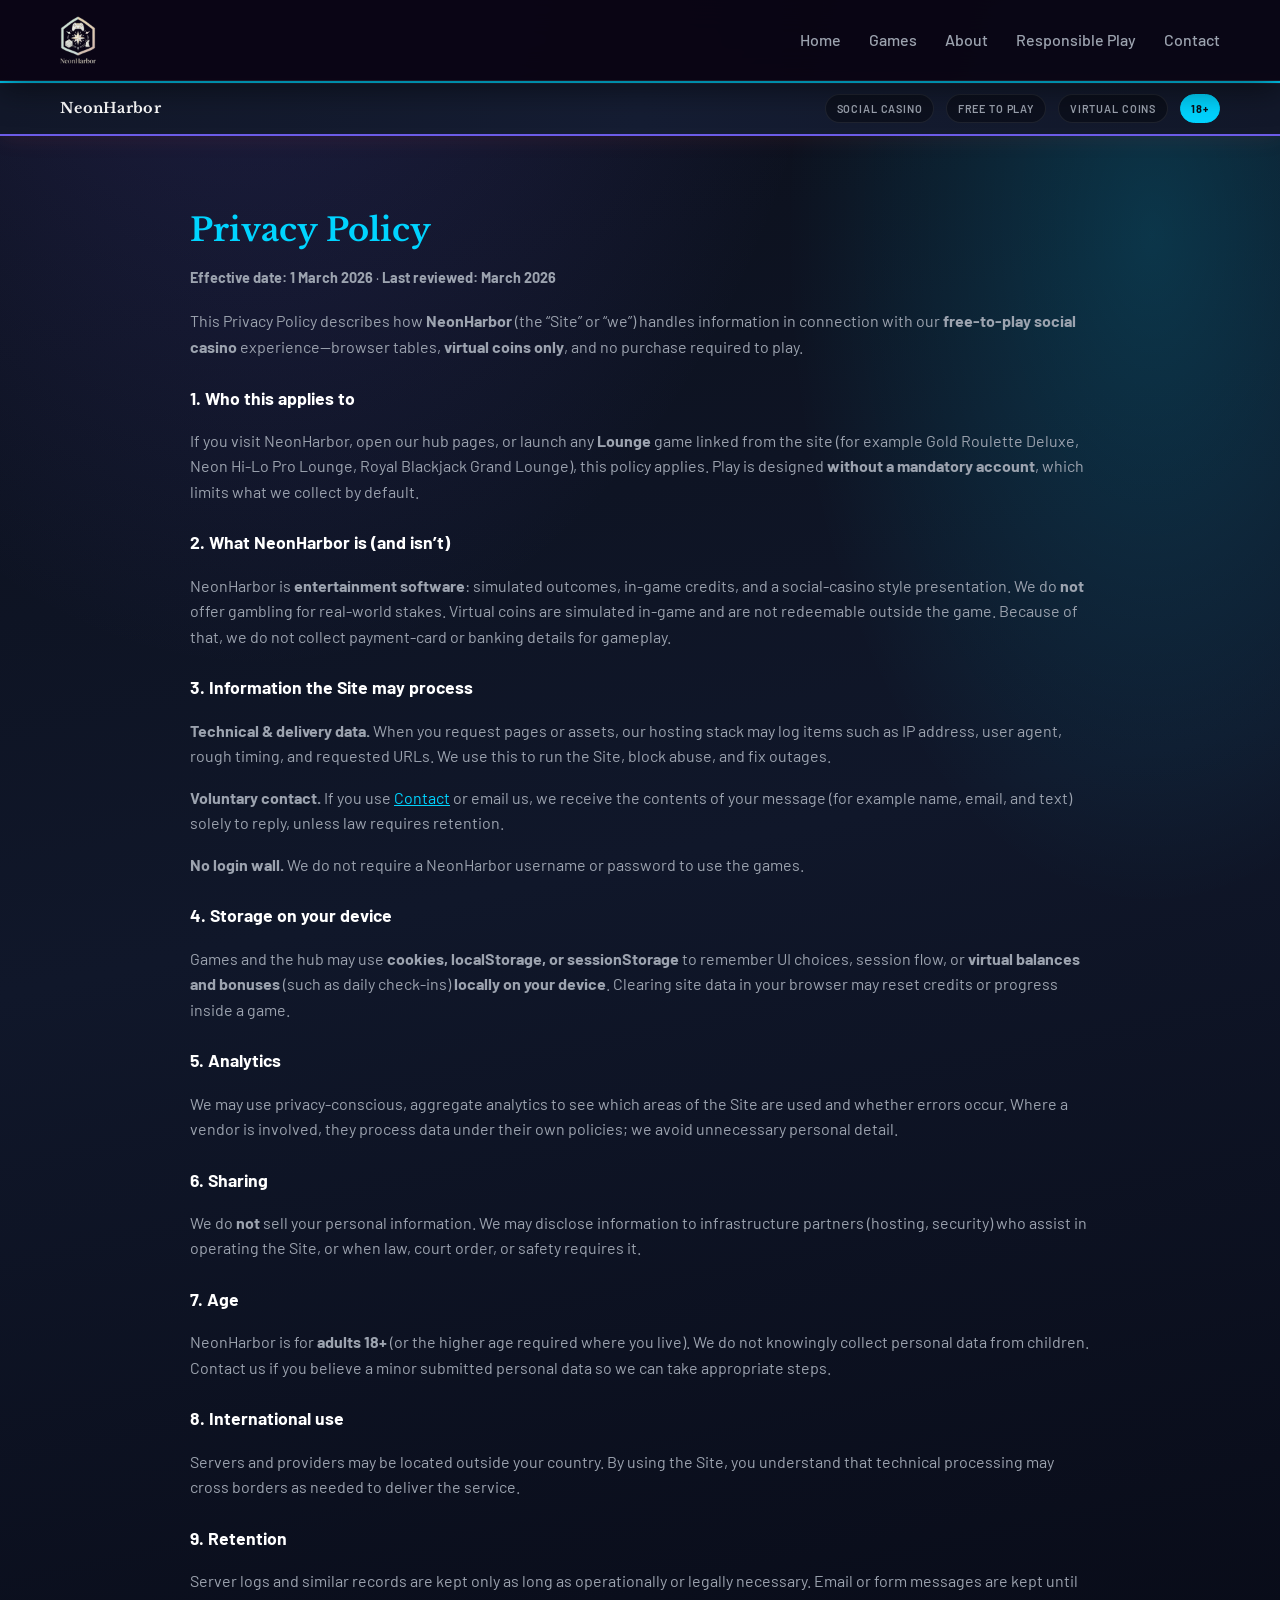
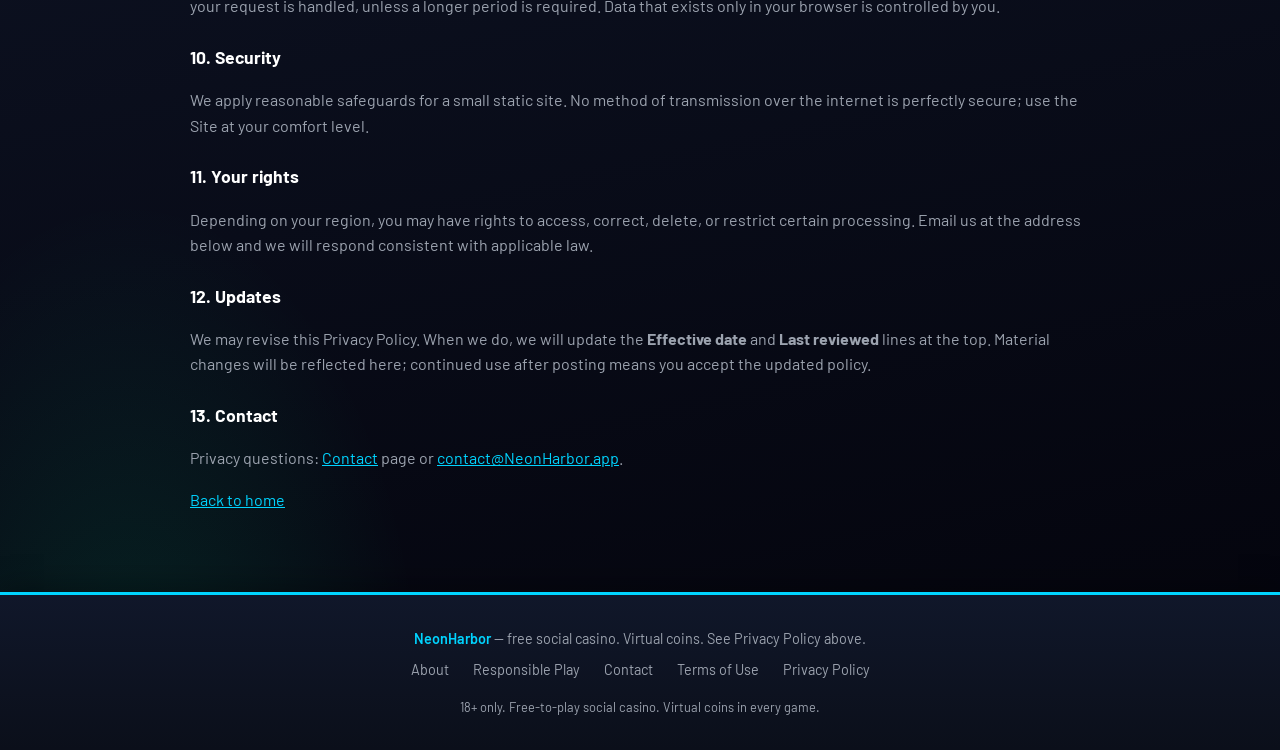
<file: privacy-policy.html>
<!DOCTYPE html>
<html lang="en">
<head>
  <meta charset="UTF-8">
  <meta name="viewport" content="width=device-width, initial-scale=1.0">
  <link rel="icon" type="image/x-icon" href="assets/favi.ico">
  <meta name="description" content="NeonHarbor Privacy Policy (March 2026). How we treat browsing data, optional contact, and in-browser game storage for our free social casino.">
  <title>Privacy Policy – NeonHarbor</title>
  <link rel="stylesheet" href="styles.css">
  <link rel="preconnect" href="https://fonts.googleapis.com">
  <link rel="preconnect" href="https://fonts.gstatic.com" crossorigin>
  <link href="https://fonts.googleapis.com/css2?family=Barlow:wght@400;500;600;700&family=Libre+Baskerville:wght@400;700&display=swap" rel="stylesheet">
</head>
<body>
  <header class="header">
    <div class="container header-inner">
      <a href="index.html" class="logo"><img src="assets/logo.webp" alt="NeonHarbor" class="logo-img"></a>
      <button type="button" class="nav-toggle" aria-label="Open menu" aria-expanded="false" aria-controls="main-nav">
        <span class="nav-toggle-bar"></span>
        <span class="nav-toggle-bar"></span>
        <span class="nav-toggle-bar"></span>
      </button>
      <nav class="nav" id="main-nav">
        <a href="index.html">Home</a>
        <a href="games.html">Games</a>
        <a href="about.html">About</a>
        <a href="responsible-play.html">Responsible Play</a>
        <a href="contact.html">Contact</a>
      </nav>
    </div>
  </header>

  <div class="social-casino-strip" role="status">
    <div class="container strip-inner">
      <span class="strip-brand">NeonHarbor</span>
      <span class="strip-tags">
        <span class="strip-tag">Social casino</span>
        <span class="strip-tag">Free to play</span>
        <span class="strip-tag">Virtual coins</span>
        <span class="strip-tag strip-tag-age">18+</span>
      </span>
    </div>
  </div>

  <main class="container page-content">
    <h1>Privacy Policy</h1>
    <p class="policy-meta"><strong>Effective date: 1 March 2026</strong> · <strong>Last reviewed: March 2026</strong></p>
    <p>This Privacy Policy describes how <strong>NeonHarbor</strong> (the “Site” or “we”) handles information in connection with our <strong>free-to-play social casino</strong> experience—browser tables, <strong>virtual coins only</strong>, and no purchase required to play.</p>

    <h2>1. Who this applies to</h2>
    <p>If you visit NeonHarbor, open our hub pages, or launch any <strong>Lounge</strong> game linked from the site (for example Gold Roulette Deluxe, Neon Hi-Lo Pro Lounge, Royal Blackjack Grand Lounge), this policy applies. Play is designed <strong>without a mandatory account</strong>, which limits what we collect by default.</p>

    <h2>2. What NeonHarbor is (and isn’t)</h2>
    <p>NeonHarbor is <strong>entertainment software</strong>: simulated outcomes, in-game credits, and a social-casino style presentation. We do <strong>not</strong> offer gambling for real-world stakes. Virtual coins are simulated in-game and are not redeemable outside the game. Because of that, we do not collect payment-card or banking details for gameplay.</p>

    <h2>3. Information the Site may process</h2>
    <p><strong>Technical &amp; delivery data.</strong> When you request pages or assets, our hosting stack may log items such as IP address, user agent, rough timing, and requested URLs. We use this to run the Site, block abuse, and fix outages.</p>
    <p><strong>Voluntary contact.</strong> If you use <a href="contact.html">Contact</a> or email us, we receive the contents of your message (for example name, email, and text) solely to reply, unless law requires retention.</p>
    <p><strong>No login wall.</strong> We do not require a NeonHarbor username or password to use the games.</p>

    <h2>4. Storage on your device</h2>
    <p>Games and the hub may use <strong>cookies, localStorage, or sessionStorage</strong> to remember UI choices, session flow, or <strong>virtual balances and bonuses</strong> (such as daily check-ins) <strong>locally on your device</strong>. Clearing site data in your browser may reset credits or progress inside a game.</p>

    <h2>5. Analytics</h2>
    <p>We may use privacy-conscious, aggregate analytics to see which areas of the Site are used and whether errors occur. Where a vendor is involved, they process data under their own policies; we avoid unnecessary personal detail.</p>

    <h2>6. Sharing</h2>
    <p>We do <strong>not</strong> sell your personal information. We may disclose information to infrastructure partners (hosting, security) who assist in operating the Site, or when law, court order, or safety requires it.</p>

    <h2>7. Age</h2>
    <p>NeonHarbor is for <strong>adults 18+</strong> (or the higher age required where you live). We do not knowingly collect personal data from children. Contact us if you believe a minor submitted personal data so we can take appropriate steps.</p>

    <h2>8. International use</h2>
    <p>Servers and providers may be located outside your country. By using the Site, you understand that technical processing may cross borders as needed to deliver the service.</p>

    <h2>9. Retention</h2>
    <p>Server logs and similar records are kept only as long as operationally or legally necessary. Email or form messages are kept until your request is handled, unless a longer period is required. Data that exists only in your browser is controlled by you.</p>

    <h2>10. Security</h2>
    <p>We apply reasonable safeguards for a small static site. No method of transmission over the internet is perfectly secure; use the Site at your comfort level.</p>

    <h2>11. Your rights</h2>
    <p>Depending on your region, you may have rights to access, correct, delete, or restrict certain processing. Email us at the address below and we will respond consistent with applicable law.</p>

    <h2>12. Updates</h2>
    <p>We may revise this Privacy Policy. When we do, we will update the <strong>Effective date</strong> and <strong>Last reviewed</strong> lines at the top. Material changes will be reflected here; continued use after posting means you accept the updated policy.</p>

    <h2>13. Contact</h2>
    <p>Privacy questions: <a href="contact.html">Contact</a> page or <a href="mailto:contact@NeonHarbor.app">contact@NeonHarbor.app</a>.</p>

    <p><a href="index.html">Back to home</a></p>
  </main>

  <footer class="footer">
    <div class="container">
      <p class="footer-tagline"><span class="social-badge">NeonHarbor</span> — free social casino. Virtual coins. See Privacy Policy above.</p>
      <nav class="footer-nav">
        <a href="about.html">About</a>
        <a href="responsible-play.html">Responsible Play</a>
        <a href="contact.html">Contact</a>
        <a href="terms-of-use.html">Terms of Use</a>
        <a href="privacy-policy.html">Privacy Policy</a>
      </nav>
      <p class="footer-age">18+ only. Free-to-play social casino. Virtual coins in every game.</p>
    </div>
  </footer>
  <script src="main.js"></script>
</body>
</html>
</file>
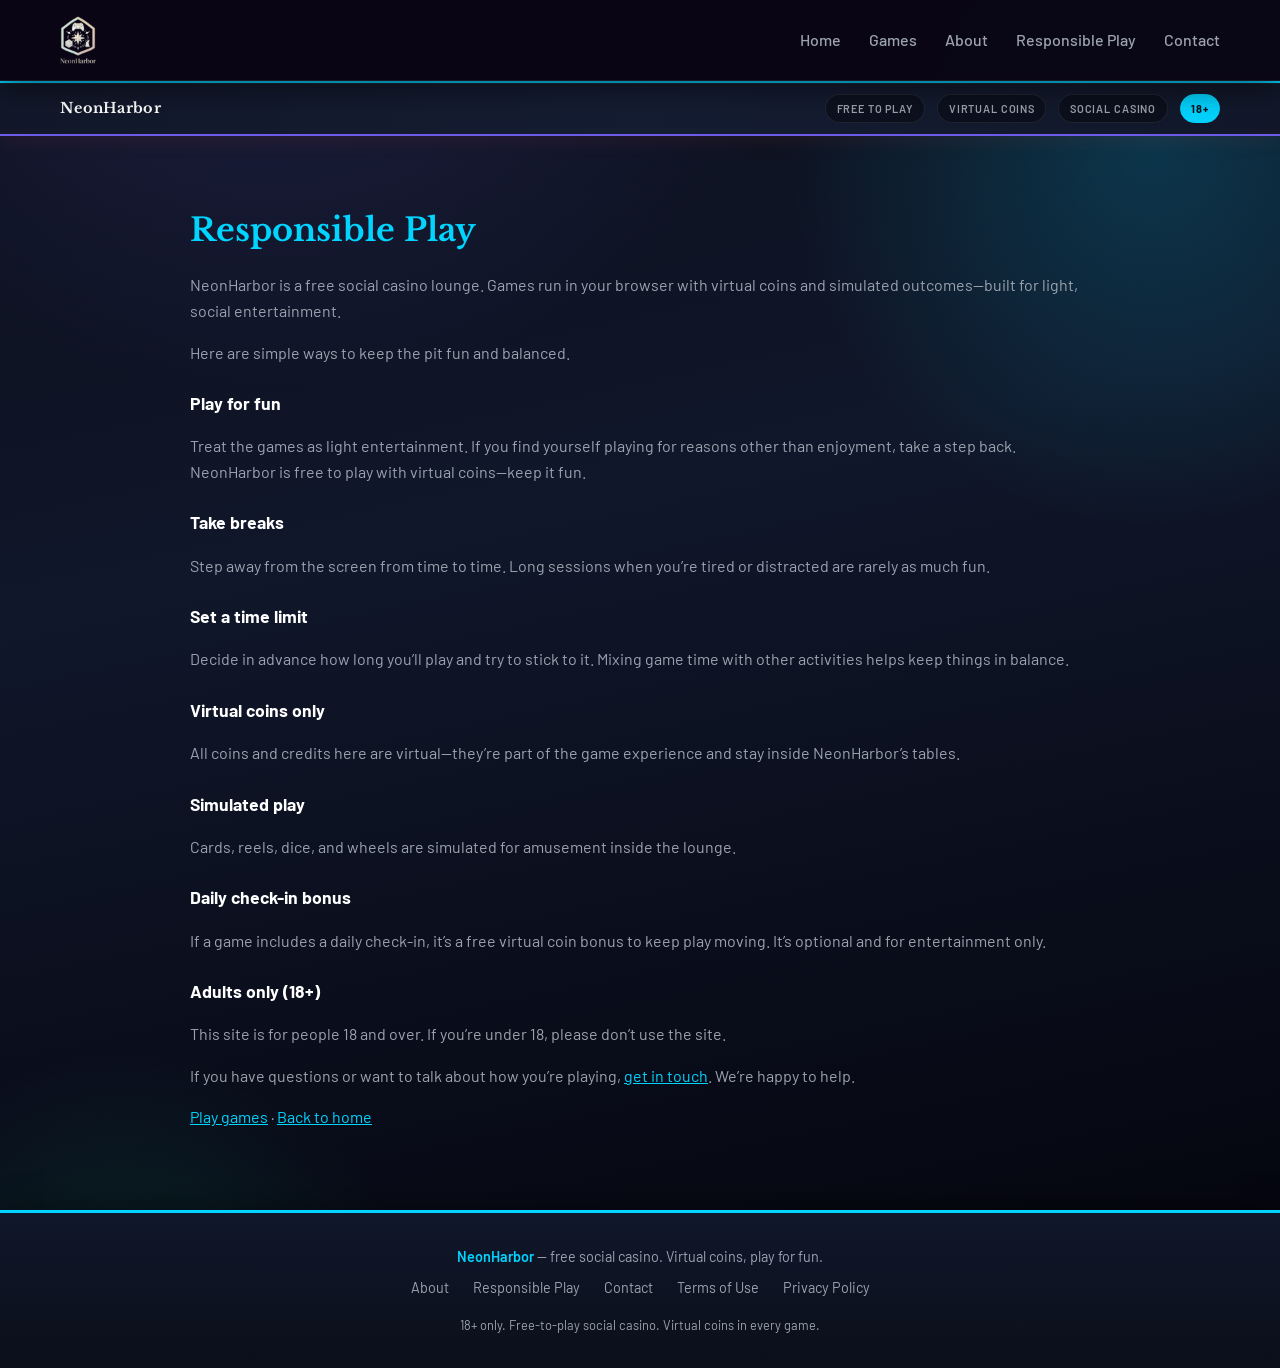
<file: responsible-play.html>
<!DOCTYPE html>
<html lang="en">
<head>
  <meta charset="UTF-8">
  <meta name="viewport" content="width=device-width, initial-scale=1.0">
  <link rel="icon" type="image/x-icon" href="assets/favi.ico">
  <meta name="description" content="Responsible play on NeonHarbor — free social casino with virtual coins. Tips for balanced, fun play.">
  <title>Responsible Play – NeonHarbor</title>
  <link rel="stylesheet" href="styles.css">
  <link rel="preconnect" href="https://fonts.googleapis.com">
  <link rel="preconnect" href="https://fonts.gstatic.com" crossorigin>
  <link href="https://fonts.googleapis.com/css2?family=Barlow:wght@400;500;600;700&family=Libre+Baskerville:wght@400;700&display=swap" rel="stylesheet">
</head>
<body>
  <header class="header">
    <div class="container header-inner">
      <a href="index.html" class="logo"><img src="assets/logo.webp" alt="NeonHarbor" class="logo-img"></a>
      <button type="button" class="nav-toggle" aria-label="Open menu" aria-expanded="false" aria-controls="main-nav">
        <span class="nav-toggle-bar"></span>
        <span class="nav-toggle-bar"></span>
        <span class="nav-toggle-bar"></span>
      </button>
      <nav class="nav" id="main-nav">
        <a href="index.html">Home</a>
        <a href="games.html">Games</a>
        <a href="about.html">About</a>
        <a href="responsible-play.html" class="nav-active">Responsible Play</a>
        <a href="contact.html">Contact</a>
      </nav>
    </div>
  </header>

  <div class="social-casino-strip" role="status">
    <div class="container strip-inner">
      <span class="strip-brand">NeonHarbor</span>
      <span class="strip-tags">
        <span class="strip-tag">Free to play</span>
        <span class="strip-tag">Virtual coins</span>
        <span class="strip-tag">Social casino</span>
        <span class="strip-tag strip-tag-age">18+</span>
      </span>
    </div>
  </div>

  <main class="container page-content">
    <h1>Responsible Play</h1>
    <p>NeonHarbor is a free social casino lounge. Games run in your browser with virtual coins and simulated outcomes—built for light, social entertainment.</p>
    <p>Here are simple ways to keep the pit fun and balanced.</p>

    <h2>Play for fun</h2>
    <p>Treat the games as light entertainment. If you find yourself playing for reasons other than enjoyment, take a step back. NeonHarbor is free to play with virtual coins—keep it fun.</p>

    <h2>Take breaks</h2>
    <p>Step away from the screen from time to time. Long sessions when you’re tired or distracted are rarely as much fun.</p>

    <h2>Set a time limit</h2>
    <p>Decide in advance how long you’ll play and try to stick to it. Mixing game time with other activities helps keep things in balance.</p>

    <h2>Virtual coins only</h2>
    <p>All coins and credits here are virtual—they’re part of the game experience and stay inside NeonHarbor’s tables.</p>

    <h2>Simulated play</h2>
    <p>Cards, reels, dice, and wheels are simulated for amusement inside the lounge.</p>

    <h2>Daily check-in bonus</h2>
    <p>If a game includes a daily check-in, it’s a free virtual coin bonus to keep play moving. It’s optional and for entertainment only.</p>

    <h2>Adults only (18+)</h2>
    <p>This site is for people 18 and over. If you’re under 18, please don’t use the site.</p>

    <p>If you have questions or want to talk about how you’re playing, <a href="contact.html">get in touch</a>. We’re happy to help.</p>

    <p><a href="games.html">Play games</a> · <a href="index.html">Back to home</a></p>
  </main>

  <footer class="footer">
    <div class="container">
      <p class="footer-tagline"><span class="social-badge">NeonHarbor</span> — free social casino. Virtual coins, play for fun.</p>
      <nav class="footer-nav">
        <a href="about.html">About</a>
        <a href="responsible-play.html">Responsible Play</a>
        <a href="contact.html">Contact</a>
        <a href="terms-of-use.html">Terms of Use</a>
        <a href="privacy-policy.html">Privacy Policy</a>
      </nav>
      <p class="footer-age">18+ only. Free-to-play social casino. Virtual coins in every game.</p>
    </div>
  </footer>
  <script src="main.js"></script>
</body>
</html>
</file>
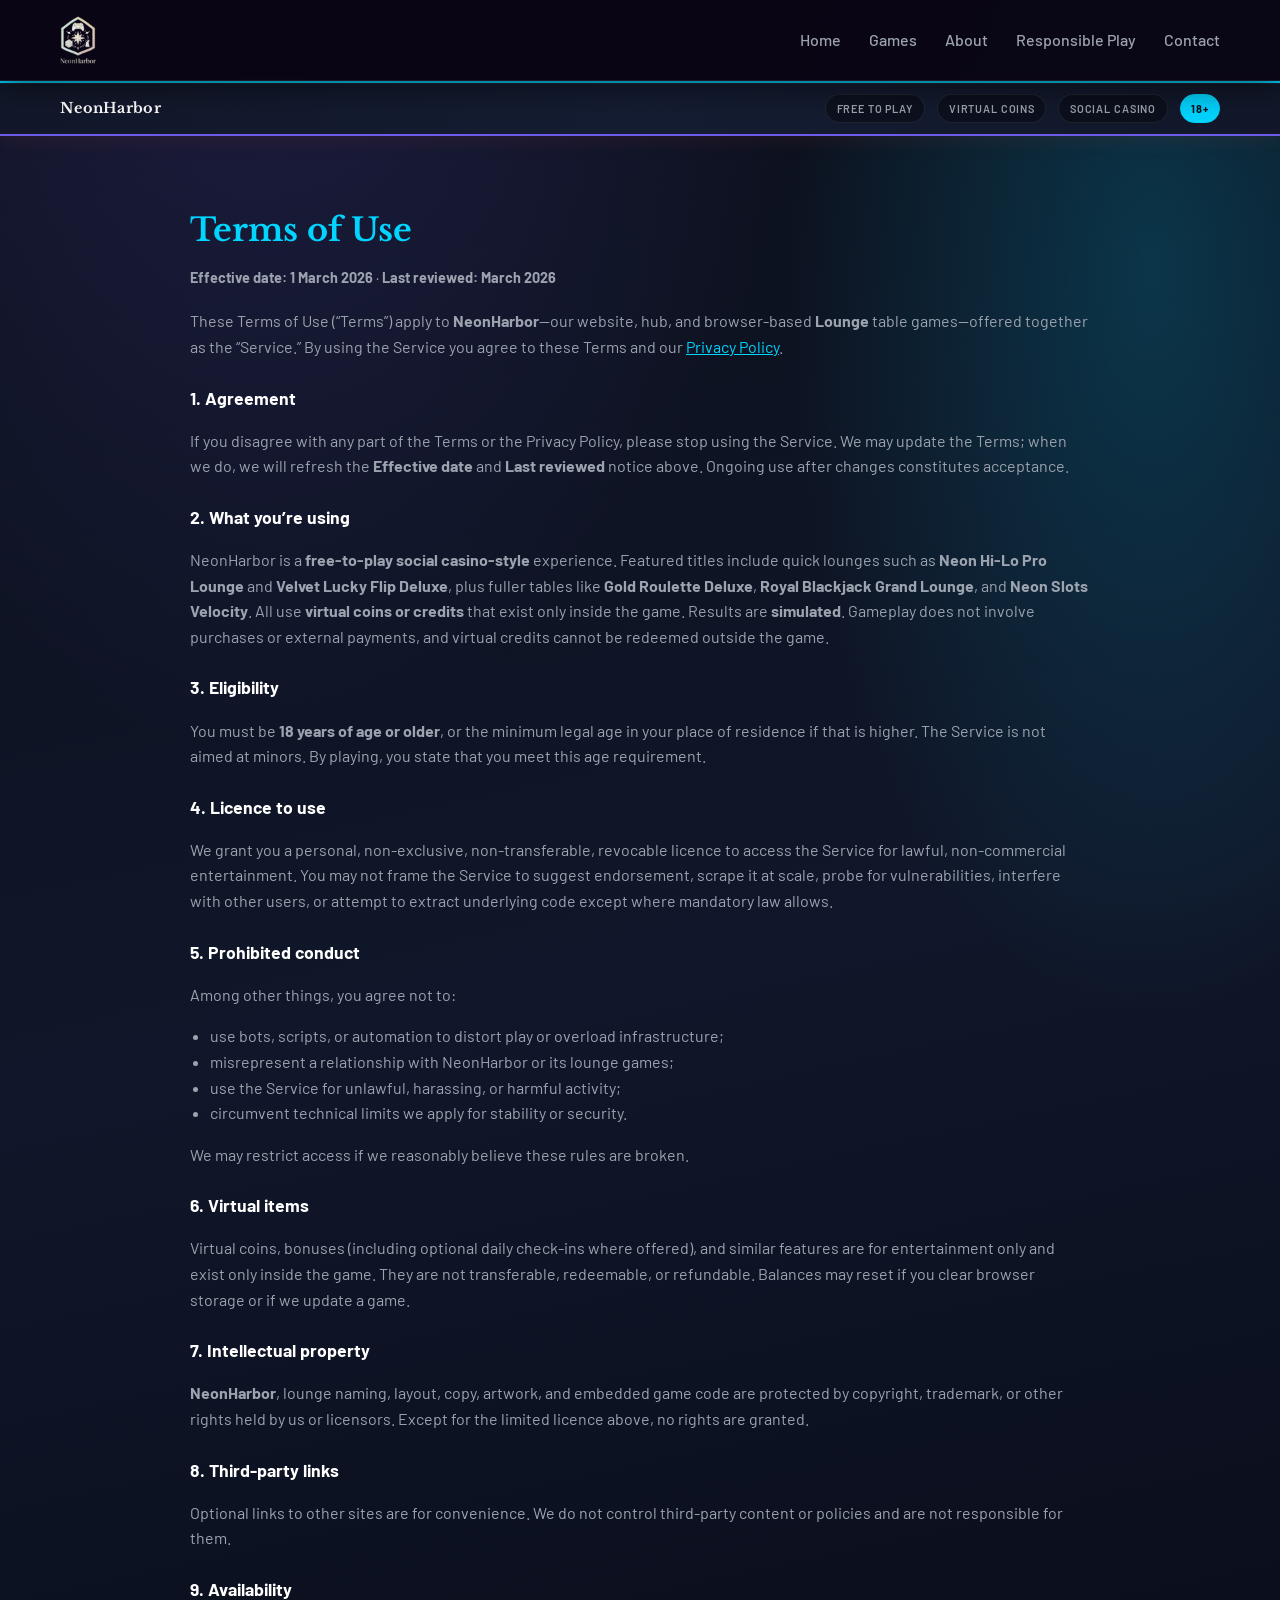
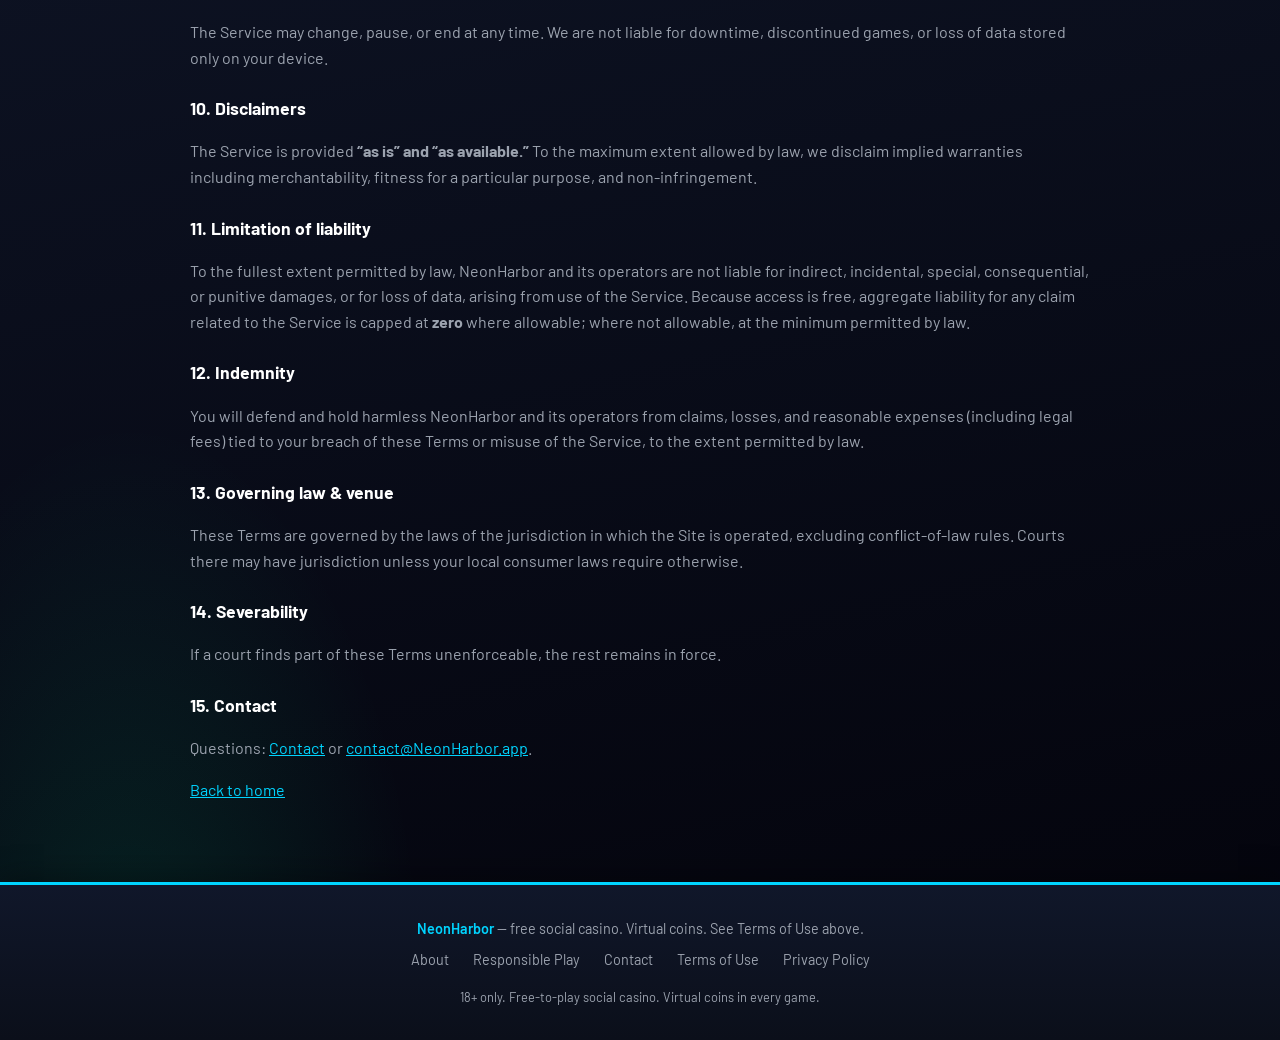
<file: terms-of-use.html>
<!DOCTYPE html>
<html lang="en">
<head>
  <meta charset="UTF-8">
  <meta name="viewport" content="width=device-width, initial-scale=1.0">
  <link rel="icon" type="image/x-icon" href="assets/favi.ico">
  <meta name="description" content="NeonHarbor Terms of Use (March 2026). Rules for the free social casino, lounge games, virtual coins, and permitted use.">
  <title>Terms of Use – NeonHarbor</title>
  <link rel="stylesheet" href="styles.css">
  <link rel="preconnect" href="https://fonts.googleapis.com">
  <link rel="preconnect" href="https://fonts.gstatic.com" crossorigin>
  <link href="https://fonts.googleapis.com/css2?family=Barlow:wght@400;500;600;700&family=Libre+Baskerville:wght@400;700&display=swap" rel="stylesheet">
</head>
<body>
  <header class="header">
    <div class="container header-inner">
      <a href="index.html" class="logo"><img src="assets/logo.webp" alt="NeonHarbor" class="logo-img"></a>
      <button type="button" class="nav-toggle" aria-label="Open menu" aria-expanded="false" aria-controls="main-nav">
        <span class="nav-toggle-bar"></span>
        <span class="nav-toggle-bar"></span>
        <span class="nav-toggle-bar"></span>
      </button>
      <nav class="nav" id="main-nav">
        <a href="index.html">Home</a>
        <a href="games.html">Games</a>
        <a href="about.html">About</a>
        <a href="responsible-play.html">Responsible Play</a>
        <a href="contact.html">Contact</a>
      </nav>
    </div>
  </header>

  <div class="social-casino-strip" role="status">
    <div class="container strip-inner">
      <span class="strip-brand">NeonHarbor</span>
      <span class="strip-tags">
        <span class="strip-tag">Free to play</span>
        <span class="strip-tag">Virtual coins</span>
        <span class="strip-tag">Social casino</span>
        <span class="strip-tag strip-tag-age">18+</span>
      </span>
    </div>
  </div>

  <main class="container page-content">
    <h1>Terms of Use</h1>
    <p class="policy-meta"><strong>Effective date: 1 March 2026</strong> · <strong>Last reviewed: March 2026</strong></p>
    <p>These Terms of Use (“Terms”) apply to <strong>NeonHarbor</strong>—our website, hub, and browser-based <strong>Lounge</strong> table games—offered together as the “Service.” By using the Service you agree to these Terms and our <a href="privacy-policy.html">Privacy Policy</a>.</p>

    <h2>1. Agreement</h2>
    <p>If you disagree with any part of the Terms or the Privacy Policy, please stop using the Service. We may update the Terms; when we do, we will refresh the <strong>Effective date</strong> and <strong>Last reviewed</strong> notice above. Ongoing use after changes constitutes acceptance.</p>

    <h2>2. What you’re using</h2>
    <p>NeonHarbor is a <strong>free-to-play social casino-style</strong> experience. Featured titles include quick lounges such as <strong>Neon Hi-Lo Pro Lounge</strong> and <strong>Velvet Lucky Flip Deluxe</strong>, plus fuller tables like <strong>Gold Roulette Deluxe</strong>, <strong>Royal Blackjack Grand Lounge</strong>, and <strong>Neon Slots Velocity</strong>. All use <strong>virtual coins or credits</strong> that exist only inside the game. Results are <strong>simulated</strong>. Gameplay does not involve purchases or external payments, and virtual credits cannot be redeemed outside the game.</p>

    <h2>3. Eligibility</h2>
    <p>You must be <strong>18 years of age or older</strong>, or the minimum legal age in your place of residence if that is higher. The Service is not aimed at minors. By playing, you state that you meet this age requirement.</p>

    <h2>4. Licence to use</h2>
    <p>We grant you a personal, non-exclusive, non-transferable, revocable licence to access the Service for lawful, non-commercial entertainment. You may not frame the Service to suggest endorsement, scrape it at scale, probe for vulnerabilities, interfere with other users, or attempt to extract underlying code except where mandatory law allows.</p>

    <h2>5. Prohibited conduct</h2>
    <p>Among other things, you agree not to:</p>
    <ul>
      <li>use bots, scripts, or automation to distort play or overload infrastructure;</li>
      <li>misrepresent a relationship with NeonHarbor or its lounge games;</li>
      <li>use the Service for unlawful, harassing, or harmful activity;</li>
      <li>circumvent technical limits we apply for stability or security.</li>
    </ul>
    <p>We may restrict access if we reasonably believe these rules are broken.</p>

    <h2>6. Virtual items</h2>
    <p>Virtual coins, bonuses (including optional daily check-ins where offered), and similar features are for entertainment only and exist only inside the game. They are not transferable, redeemable, or refundable. Balances may reset if you clear browser storage or if we update a game.</p>

    <h2>7. Intellectual property</h2>
    <p><strong>NeonHarbor</strong>, lounge naming, layout, copy, artwork, and embedded game code are protected by copyright, trademark, or other rights held by us or licensors. Except for the limited licence above, no rights are granted.</p>

    <h2>8. Third-party links</h2>
    <p>Optional links to other sites are for convenience. We do not control third-party content or policies and are not responsible for them.</p>

    <h2>9. Availability</h2>
    <p>The Service may change, pause, or end at any time. We are not liable for downtime, discontinued games, or loss of data stored only on your device.</p>

    <h2>10. Disclaimers</h2>
    <p>The Service is provided <strong>“as is” and “as available.”</strong> To the maximum extent allowed by law, we disclaim implied warranties including merchantability, fitness for a particular purpose, and non-infringement.</p>

    <h2>11. Limitation of liability</h2>
    <p>To the fullest extent permitted by law, NeonHarbor and its operators are not liable for indirect, incidental, special, consequential, or punitive damages, or for loss of data, arising from use of the Service. Because access is free, aggregate liability for any claim related to the Service is capped at <strong>zero</strong> where allowable; where not allowable, at the minimum permitted by law.</p>

    <h2>12. Indemnity</h2>
    <p>You will defend and hold harmless NeonHarbor and its operators from claims, losses, and reasonable expenses (including legal fees) tied to your breach of these Terms or misuse of the Service, to the extent permitted by law.</p>

    <h2>13. Governing law &amp; venue</h2>
    <p>These Terms are governed by the laws of the jurisdiction in which the Site is operated, excluding conflict-of-law rules. Courts there may have jurisdiction unless your local consumer laws require otherwise.</p>

    <h2>14. Severability</h2>
    <p>If a court finds part of these Terms unenforceable, the rest remains in force.</p>

    <h2>15. Contact</h2>
    <p>Questions: <a href="contact.html">Contact</a> or <a href="mailto:contact@NeonHarbor.app">contact@NeonHarbor.app</a>.</p>

    <p><a href="index.html">Back to home</a></p>
  </main>

  <footer class="footer">
    <div class="container">
      <p class="footer-tagline"><span class="social-badge">NeonHarbor</span> — free social casino. Virtual coins. See Terms of Use above.</p>
      <nav class="footer-nav">
        <a href="about.html">About</a>
        <a href="responsible-play.html">Responsible Play</a>
        <a href="contact.html">Contact</a>
        <a href="terms-of-use.html">Terms of Use</a>
        <a href="privacy-policy.html">Privacy Policy</a>
      </nav>
      <p class="footer-age">18+ only. Free-to-play social casino. Virtual coins in every game.</p>
    </div>
  </footer>
  <script src="main.js"></script>
</body>
</html>
</file>
<file: styles.css>
:root {
  --bg-dark: #0b0f1a;
  --bg-panel: #10172a;
  --bg-card: #12182a;
  --bg-elevated: #151d33;

  --primary: #00D4FF;
  --primary-light: #6C5CE7;
  --primary-dim: rgba(0, 212, 255, 0.65);

  --accent: #6C5CE7;
  --accent-soft: #00D4FF;

  --accent-gradient: linear-gradient(135deg, #6C5CE7 0%, #00D4FF 100%);
  --cta-gradient: linear-gradient(135deg, #00F5A0 0%, #00D9F5 100%);

  --accent-glow: rgba(0, 212, 255, 0.26);
  --cta-glow: rgba(0, 245, 160, 0.22);

  --text: #ffffff;
  --text-muted: #9CA3AF;
  --border: rgba(255, 255, 255, 0.08);

  --radius: 16px;
  --radius-lg: 20px;
  --radius-xl: 24px;
  --font-sans: 'Barlow', -apple-system, sans-serif;
  --font-display: 'Libre Baskerville', Georgia, 'Times New Roman', serif;
  --shadow-card:
    0 18px 60px rgba(0, 0, 0, 0.55),
    inset 0 1px 0 rgba(255, 255, 255, 0.08),
    0 0 0 1px rgba(255, 255, 255, 0.06);
  --shadow-card-hover:
    0 26px 90px rgba(0, 0, 0, 0.68),
    0 0 0 1px rgba(0, 212, 255, 0.35),
    0 0 60px rgba(0, 212, 255, 0.18);
}

*,
*::before,
*::after {
  box-sizing: border-box;
}

html {
  scroll-behavior: smooth;
  -webkit-text-size-adjust: 100%;
}

body {
  margin: 0;
  font-family: var(--font-sans);
  background: var(--bg-dark);
  background-image:
    radial-gradient(ellipse 85% 70% at 20% -10%, rgba(108, 92, 231, 0.22) 0%, transparent 55%),
    radial-gradient(ellipse 55% 55% at 90% 10%, rgba(0, 212, 255, 0.18) 0%, transparent 52%),
    radial-gradient(ellipse 45% 45% at 10% 100%, rgba(0, 245, 160, 0.12) 0%, transparent 52%),
    linear-gradient(168deg, var(--bg-dark) 0%, var(--bg-panel) 38%, #03030b 100%);
  color: var(--text);
  line-height: 1.6;
  min-height: 100vh;
  overflow-x: hidden;
}

.social-casino-strip {
  background: linear-gradient(90deg, var(--bg-card) 0%, var(--bg-elevated) 50%, var(--bg-card) 100%);
  border-top: 2px solid var(--primary);
  border-bottom: 2px solid var(--accent);
  padding: 0.7rem 0;
  box-shadow: 0 0 24px rgba(249, 65, 68, 0.12), inset 0 1px 0 rgba(255, 255, 255, 0.05);
}

.strip-inner {
  display: flex;
  flex-wrap: wrap;
  align-items: center;
  justify-content: space-between;
  gap: 0.5rem 1rem;
}

.strip-brand {
  font-family: var(--font-display);
  font-size: 0.9rem;
  font-weight: 700;
  color: var(--text);
  letter-spacing: 0.02em;
}

.strip-tags {
  display: flex;
  flex-wrap: wrap;
  align-items: center;
  gap: 0.35rem 0.75rem;
}

.strip-tag {
  display: inline-block;
  padding: 0.28rem 0.65rem;
  font-size: 0.68rem;
  font-weight: 600;
  text-transform: uppercase;
  letter-spacing: 0.08em;
  color: var(--text-muted);
  background: rgba(0, 0, 0, 0.35);
  border: 1px solid var(--border);
  border-radius: 999px;
}

.strip-tag-age {
  color: var(--bg-dark);
  border-color: var(--primary);
  background: var(--primary);
  font-weight: 700;
}

@media (max-width: 480px) {
  .strip-inner {
    justify-content: center;
    text-align: center;
  }
  .strip-tags {
    justify-content: center;
  }
}

/* Home + Games: redesigned hero sections */
.home-hero--parlor {
  padding: 4.4rem 0 2.9rem;
  position: relative;
  overflow: hidden;
  background:
    radial-gradient(ellipse 65% 60% at 20% 0%, rgba(249, 199, 79, 0.22) 0%, transparent 55%),
    radial-gradient(ellipse 55% 55% at 85% 15%, rgba(249, 65, 68, 0.18) 0%, transparent 52%),
    radial-gradient(ellipse 45% 45% at 40% 110%, rgba(123, 97, 255, 0.20) 0%, transparent 60%),
    repeating-linear-gradient(90deg, rgba(255, 255, 255, 0.03) 0 1px, transparent 1px 22px),
    repeating-linear-gradient(0deg, rgba(255, 255, 255, 0.03) 0 1px, transparent 1px 22px),
    linear-gradient(180deg, rgba(8, 13, 33, 0.88) 0%, rgba(0, 0, 0, 0.42) 100%);
  border-bottom: 1px solid var(--border);
}

.home-hero--parlor::before {
  content: "";
  position: absolute;
  left: -18%;
  right: -18%;
  top: 26px;
  height: 98px;
  opacity: 0.78;
  pointer-events: none;
}

.home-hero--parlor::after {
  content: "";
  position: absolute;
  left: 50%;
  right: auto;
  top: 44px;
  width: 3px;
  height: calc(100% - 60px);
  transform: translateX(-50%);
  background: linear-gradient(
    180deg,
    rgba(249, 199, 79, 0.0) 0%,
    rgba(249, 199, 79, 0.22) 22%,
    rgba(249, 65, 68, 0.26) 58%,
    rgba(123, 97, 255, 0.12) 100%
  );
  opacity: 0.65;
  filter: blur(0.3px);
  pointer-events: none;
}

.home-hero-inner {
  display: flex;
  gap: clamp(1.8rem, 3.5vw, 3.2rem);
  align-items: flex-start;
  justify-content: space-between;
}

.home-hero-copy {
  position: relative;
  z-index: 2;
}

.home-hero-badge {
  display: inline-block;
  font-size: 0.72rem;
  font-weight: 800;
  letter-spacing: 0.22em;
  text-transform: uppercase;
  color: var(--primary-light);
  margin: 0 0 1rem;
}

.home-hero-title {
  font-family: var(--font-display);
  font-size: clamp(2.05rem, 4.6vw, 3rem);
  line-height: 1.03;
  margin: 0 0 1rem;
  font-weight: 700;
}

.home-hero-lead {
  color: var(--text-muted);
  margin: 0 0 1.25rem;
  font-size: 1rem;
  max-width: 560px;
}

.home-hero-actions {
  display: flex;
  gap: 1rem;
  align-items: center;
  flex-wrap: wrap;
  margin-bottom: 1.1rem;
}

.home-hero-link {
  color: var(--primary);
  text-decoration: none;
  font-weight: 700;
  letter-spacing: 0.02em;
  padding: 0.85rem 0.2rem;
  transition: color 0.2s, transform 0.2s;
}

.home-hero-link:hover {
  color: var(--primary-light);
  transform: translateY(-2px);
  text-decoration: underline;
}

.home-hero-bullets {
  display: flex;
  flex-direction: column;
  gap: 0.7rem;
  margin-top: 1.3rem;
  max-width: 360px;
}

.home-hero-bullet {
  display: flex;
  gap: 0.85rem;
  align-items: center;
  padding: 0.92rem 1rem;
  background: rgba(0, 0, 0, 0.22);
  border: 1px solid rgba(249, 199, 79, 0.22);
  border-radius: 999px;
  box-shadow: inset 0 1px 0 rgba(255, 255, 255, 0.05);
}

.home-hero-bullet-ico {
  width: 32px;
  height: 32px;
  border-radius: 12px;
  background:
    radial-gradient(circle at 30% 30%, rgba(249, 199, 79, 0.35) 0%, transparent 60%),
    rgba(0, 0, 0, 0.30);
  border: 1px solid rgba(249, 199, 79, 0.30);
  display: flex;
  align-items: center;
  justify-content: center;
  color: var(--primary-light);
  font-weight: 900;
}

.home-hero-bullet-text strong {
  display: block;
  font-size: 0.95rem;
  color: var(--text);
}

.home-hero-bullet-text span {
  color: var(--text-muted);
  font-size: 0.85rem;
}

.home-hero-stage {
  position: relative;
  z-index: 1;
  min-height: 440px;
  width: 100%;
  max-width: 585px;
}

.home-hero-stage-glow {
  position: absolute;
  inset: -70px -60px -70px -60px;
  background:
    radial-gradient(ellipse 45% 40% at 26% 18%, rgba(249, 199, 79, 0.25) 0%, transparent 58%),
    radial-gradient(ellipse 45% 40% at 88% 70%, rgba(249, 65, 68, 0.18) 0%, transparent 60%),
    radial-gradient(ellipse 35% 35% at 42% 110%, rgba(123, 97, 255, 0.22) 0%, transparent 60%);
  filter: blur(18px);
  pointer-events: none;
}

.home-hero-ticket {
  position: absolute;
  width: min(440px, 52vw);
  height: auto;
  border-radius: 26px;
  border: 1px solid rgba(249, 199, 79, 0.30);
  background:
    radial-gradient(ellipse 80% 60% at 20% 5%, rgba(249, 199, 79, 0.18) 0%, transparent 55%),
    linear-gradient(180deg, rgba(255, 255, 255, 0.06) 0%, rgba(0, 0, 0, 0.50) 100%);
  box-shadow:
    0 24px 70px rgba(0, 0, 0, 0.58),
    0 0 0 1px rgba(249, 65, 68, 0.10),
    0 0 42px rgba(249, 199, 79, 0.14);
  overflow: hidden;
  clip-path: polygon(
    22px 0,
    calc(100% - 22px) 0,
    100% 22px,
    100% calc(100% - 22px),
    calc(100% - 12px) 100%,
    12px 100%,
    0 calc(100% - 22px),
    0 22px
  );
}

.home-hero-ticket--a {
  right: -10px;
  top: 22px;
  transform: rotate(8deg) skewX(-2deg);
  z-index: 2;
}

.home-hero-ticket--b {
  left: -24px;
  bottom: 26px;
  transform: rotate(-10deg) skewX(4deg);
  width: min(420px, 46vw);
  opacity: 0.95;
  z-index: 1;
}

/* Keep hero clean: one main ticket */
.home-hero-ticket--b {
  display: none;
}

.home-hero-ticket img {
  width: 100%;
  height: 100%;
  object-fit: cover;
  display: block;
}

.home-hero-chipbar {
  position: absolute;
  top: auto;
  bottom: 54px;
  left: 6px;
  right: auto;
  display: flex;
  flex-direction: column;
  gap: 0.55rem;
  align-items: flex-start;
  width: fit-content;
  transform: rotate(-4deg);
  z-index: 3;
}

.home-hero-chipbar-tag {
  display: inline-flex;
  align-items: center;
  padding: 0.55rem 0.85rem;
  border-radius: 999px;
  font-weight: 800;
  font-size: 0.72rem;
  letter-spacing: 0.12em;
  text-transform: uppercase;
  border: 1px solid rgba(249, 199, 79, 0.22);
  background: rgba(0, 0, 0, 0.30);
  color: var(--text-muted);
}

.home-hero-chipbar-tag:nth-child(1) { color: var(--primary-light); border-color: rgba(249, 199, 79, 0.35); }
.home-hero-chipbar-tag:nth-child(2) { color: rgba(255, 255, 255, 0.92); border-color: rgba(255, 255, 255, 0.18); }
.home-hero-chipbar-tag:nth-child(3) { color: var(--accent-soft); border-color: rgba(249, 65, 68, 0.30); }

@media (max-width: 900px) {
  .home-hero-inner {
    flex-direction: column;
    gap: 1.6rem;
  }
  .home-hero-bullets {
    flex-direction: column;
    max-width: none;
  }
  .home-hero-stage {
    min-height: 300px;
    max-width: none;
  }
  .home-hero-ticket {
    width: min(420px, 92vw);
  }
  .home-hero-ticket--a {
    top: 0;
    right: 10%;
    transform: rotate(7deg) skewX(-3deg);
  }
  .home-hero-ticket--b {
    left: 10%;
    bottom: 12px;
    transform: rotate(-7deg) skewX(3deg);
    width: min(360px, 86vw);
  }
  .home-hero-chipbar {
    top: auto;
    bottom: 0;
    left: 0;
    right: 0;
    transform: none;
    flex-direction: row;
    justify-content: center;
  }
}

.games-hero-parlor {
  padding: 4.1rem 0 2.2rem;
  background:
    radial-gradient(ellipse 65% 60% at 25% 0%, rgba(249, 199, 79, 0.20) 0%, transparent 55%),
    radial-gradient(ellipse 50% 55% at 88% 18%, rgba(249, 65, 68, 0.17) 0%, transparent 52%),
    repeating-linear-gradient(90deg, rgba(255, 255, 255, 0.03) 0 1px, transparent 1px 22px),
    repeating-linear-gradient(0deg, rgba(255, 255, 255, 0.03) 0 1px, transparent 1px 22px),
    linear-gradient(180deg, rgba(8, 13, 33, 0.88) 0%, rgba(0, 0, 0, 0.42) 100%);
  border-bottom: 1px solid var(--border);
}

.games-hero-parlor::before {
  content: "";
  position: absolute;
  left: -18%;
  right: -18%;
  top: 22px;
  height: 86px;
  background:
    radial-gradient(ellipse 55% 80% at 50% 10%, rgba(249, 199, 79, 0.32) 0%, transparent 62%),
    linear-gradient(90deg, rgba(249, 199, 79, 0.0) 0%, rgba(249, 199, 79, 0.55) 40%, rgba(249, 65, 68, 0.45) 60%, rgba(249, 65, 68, 0.0) 100%);
  opacity: 0.76;
  pointer-events: none;
}

.games-hero-parlor::after {
  content: "";
  position: absolute;
  inset: 0;
  background: linear-gradient(90deg, rgba(249, 199, 79, 0.06) 0%, rgba(249, 65, 68, 0.08) 42%, rgba(123, 97, 255, 0.06) 100%);
  opacity: 0.55;
  pointer-events: none;
}

.games-hero-parlor .games-hero-inner {
  display: flex;
  flex-direction: column;
  gap: 2.2rem;
  align-items: flex-start;
}

.games-hero-parlor .games-hero-copy {
  order: 2;
  flex: none;
  min-width: 0;
  max-width: 720px;
}

.games-hero-parlor .games-hero-badge {
  display: inline-block;
  font-size: 0.72rem;
  font-weight: 900;
  letter-spacing: 0.22em;
  text-transform: uppercase;
  color: var(--accent-soft);
  margin: 0 0 1rem;
}

.games-hero-parlor .games-hero-title {
  font-family: var(--font-display);
  font-size: clamp(1.9rem, 4vw, 2.6rem);
  line-height: 1.05;
  margin: 0 0 1rem;
  font-weight: 700;
}

.games-hero-parlor .games-hero-lead {
  color: var(--text-muted);
  margin: 0 0 1.25rem;
}

.games-hero-parlor .games-hero-actions {
  display: flex;
  gap: 1rem;
  flex-wrap: wrap;
  align-items: center;
}

.games-hero-parlor .games-hero-stage {
  position: relative;
  order: 1;
  display: flex;
  flex-direction: column;
  align-items: center;
  width: 100%;
  min-width: 0;
  gap: 0;
  justify-content: center;
  min-height: 440px;
}

.games-hero-parlor .games-hero-spotlight {
  position: relative;
  border-radius: 50%;
  overflow: hidden;
  border: 2px solid rgba(249, 199, 79, 0.40);
  box-shadow:
    0 34px 92px rgba(0, 0, 0, 0.62),
    0 0 0 1px rgba(249, 65, 68, 0.12),
    0 0 44px rgba(249, 199, 79, 0.16);
  background: rgba(0, 0, 0, 0.12);
  width: min(540px, 72vw);
  aspect-ratio: 1 / 1;
  clip-path: circle(50% at 50% 50%);
}

.games-hero-parlor .games-hero-spotlight img {
  width: 100%;
  height: 100%;
  display: block;
  object-fit: cover;
}

.games-hero-parlor .games-hero-spot-badge {
  position: absolute;
  top: 18px;
  left: 18px;
  padding: 0.45rem 0.75rem;
  border-radius: 999px;
  font-size: 0.68rem;
  font-weight: 900;
  letter-spacing: 0.18em;
  text-transform: uppercase;
  color: var(--bg-dark);
  background: rgba(2, 6, 23, 0.62);
  border: 1px solid rgba(249, 199, 79, 0.42);
  box-shadow: 0 12px 30px rgba(0, 0, 0, 0.35);
}

.games-hero-parlor .games-hero-tiles {
  position: absolute;
  inset: 0;
  margin-top: 0;
  display: block;
  width: 100%;
  pointer-events: none;
}

.games-hero-parlor .games-hero-tile {
  position: absolute;
  display: grid;
  grid-template-columns: 40px 1fr;
  align-items: start;
  gap: 0.8rem;
  padding: 0.92rem 0.95rem;
  border-radius: 18px;
  background:
    radial-gradient(ellipse 70% 60% at 20% 10%, rgba(249, 199, 79, 0.22) 0%, transparent 55%),
    linear-gradient(180deg, rgba(6, 12, 36, 0.72) 0%, rgba(0, 0, 0, 0.42) 100%);
  border: 1px solid rgba(249, 199, 79, 0.28);
  width: min(245px, 34vw);
  box-sizing: border-box;
  clip-path: polygon(
    16px 0,
    calc(100% - 16px) 0,
    100% 16px,
    100% calc(100% - 16px),
    calc(100% - 16px) 100%,
    16px 100%,
    0 calc(100% - 16px),
    0 16px
  );
  pointer-events: auto;
  transform-origin: center;
}

.games-hero-parlor .games-hero-tile:nth-child(1) {
  top: 16%;
  left: 4%;
  transform: rotate(-10deg);
}

.games-hero-parlor .games-hero-tile:nth-child(2) {
  top: 56%;
  left: -3%;
  transform: rotate(8deg);
}

.games-hero-parlor .games-hero-tile:nth-child(3) {
  top: 40%;
  right: -2%;
  transform: rotate(14deg);
}

.games-hero-parlor .games-hero-tile-ico {
  width: 34px;
  height: 34px;
  border-radius: 14px;
  background:
    radial-gradient(circle at 30% 30%, rgba(249, 199, 79, 0.35) 0%, transparent 60%),
    rgba(0, 0, 0, 0.25);
  border: 1px solid rgba(249, 199, 79, 0.25);
  display: flex;
  align-items: center;
  justify-content: center;
  font-weight: 900;
  color: rgba(255, 255, 255, 0.92);
}

.games-hero-parlor .games-hero-tile strong {
  display: block;
  font-weight: 800;
  color: var(--text);
}

.games-hero-parlor .games-hero-tile span {
  color: var(--text-muted);
  font-size: 0.85rem;
}

@media (max-width: 900px) {
  .games-hero-parlor .games-hero-inner {
    flex-direction: column;
  }
  .games-hero-parlor .games-hero-stage {
    min-height: auto;
    order: 1;
    width: 100%;
  }

  .games-hero-parlor .games-hero-spotlight {
    width: 100%;
    max-width: 560px;
    height: 280px;
    aspect-ratio: auto;
    border-radius: var(--radius-xl);
    clip-path: none;
  }

  .games-hero-parlor .games-hero-tiles {
    position: static;
    display: flex;
    flex-direction: column;
    gap: 0.85rem;
    margin-top: 1.05rem;
    pointer-events: auto;
  }

  .games-hero-parlor .games-hero-tile {
    position: relative;
    top: auto;
    left: auto;
    right: auto;
    bottom: auto;
    transform: none;
    width: 100%;
  }
}

.social-casino-strip .no-money {
  color: var(--accent);
  font-weight: 600;
}

.container {
  width: 100%;
  max-width: 1200px;
  margin: 0 auto;
  padding: 0 1.25rem;
}

.header {
  position: sticky;
  top: 0;
  z-index: 100;
  background: rgba(10, 5, 20, 0.94);
  backdrop-filter: blur(16px);
  border-bottom: 1px solid var(--border);
  box-shadow: 0 8px 32px rgba(0, 0, 0, 0.5);
}

.header-inner {
  display: flex;
  align-items: center;
  justify-content: space-between;
  padding: 1rem 1.25rem;
  position: relative;
}


.nav-toggle {
  display: none;
  flex-direction: column;
  justify-content: center;
  align-items: center;
  width: 44px;
  height: 44px;
  padding: 10px;
  background: transparent;
  border: none;
  cursor: pointer;
  gap: 5px;
  border-radius: var(--radius);
  transition: background 0.2s;
}

.nav-toggle:hover {
  background: rgba(249, 199, 79, 0.15);
}

.nav-toggle-bar {
  display: block;
  width: 22px;
  height: 2px;
  background: var(--primary);
  border-radius: 1px;
  transition: transform 0.25s ease, opacity 0.25s ease;
}

.header.nav-open .nav-toggle-bar:nth-child(1) {
  transform: translateY(7px) rotate(45deg);
}

.header.nav-open .nav-toggle-bar:nth-child(2) {
  opacity: 0;
}

.header.nav-open .nav-toggle-bar:nth-child(3) {
  transform: translateY(-7px) rotate(-45deg);
}

.logo {
  font-family: var(--font-display);
  font-size: 1.75rem;
  font-weight: 700;
  color: var(--primary);
  text-decoration: none;
  letter-spacing: 0.02em;
  display: flex;
  align-items: center;
}

.logo-img {
  height: 3rem;
  max-height: 56px;
  width: auto;
  display: block;
  object-fit: contain;
}

.logo:hover {
  color: var(--primary-light);
}

.logo:hover .logo-img {
  opacity: 0.95;
}

.nav {
  display: flex;
  gap: 1.75rem;
}

.nav a {
  color: var(--text-muted);
  text-decoration: none;
  font-weight: 500;
  transition: color 0.2s;
}

.nav a:hover {
  color: var(--primary);
}

.nav-active {
  color: var(--primary);
}


.hero {
  padding: 4rem 0 5rem;
  text-align: start;
  background: linear-gradient(180deg, var(--bg-dark) 0%, var(--bg-card) 100%);
  position: relative;
  overflow: hidden;
}

.hero::before {
  content: '';
  position: absolute;
  top: -50%;
  left: 50%;
  transform: translateX(-50%);
  width: 120%;
  height: 80%;
  background: radial-gradient(ellipse, rgba(249, 199, 79, 0.06) 0%, transparent 60%);
  pointer-events: none;
}

.hero-content {
  position: relative;
  z-index: 1;
}

.hero-title {
  font-family: var(--font-display);
  font-size: clamp(2rem, 5vw, 3.25rem);
  font-weight: 700;
  color: var(--text);
  margin: 0 0 1rem;
  line-height: 1.2;
}

.hero-subtitle {
  font-size: 1.15rem;
  color: var(--text-muted);
  max-width: 560px;
  margin: 0 auto 0.75rem;
}

.hero-desc {
  font-size: 1rem;
  color: var(--text-muted);
  max-width: 480px;
  margin: 0 auto 1.5rem;
}

.hero-compliance {
  font-size: 0.875rem;
  color: var(--text-muted);
  margin: 1rem 0 0;
}


.hero-split {
  padding: 4rem 0 5rem;
  background: linear-gradient(180deg, var(--bg-dark) 0%, var(--bg-panel) 100%);
  position: relative;
  overflow: hidden;
}

.hero-split::before {
  content: '';
  position: absolute;
  top: -30%;
  left: 50%;
  transform: translateX(-50%);
  width: 100%;
  height: 80%;
  background: radial-gradient(ellipse, rgba(249, 199, 79, 0.06) 0%, transparent 60%);
  pointer-events: none;
}

.hero-inner {
  display: grid;
  grid-template-columns: 1fr 1fr;
  gap: 3rem;
  align-items: center;
  position: relative;
  z-index: 1;
}

.hero-text .hero-title {
  font-size: clamp(1.85rem, 4vw, 2.75rem);
  text-align: left;
  margin-bottom: 0.75rem;
}

.hero-lead {
  font-size: 1.15rem;
  color: var(--text-muted);
  margin: 0 0 1.5rem;
  max-width: 420px;
}

.hero-actions {
  display: flex;
  flex-wrap: wrap;
  align-items: center;
  gap: 1.25rem;
  margin-bottom: 1.25rem;
}

.hero-actions .cta-btn {
  margin-top: 0;
}

.hero-links {
  display: flex;
  gap: 1rem;
}

.hero-links a {
  color: var(--primary);
  text-decoration: none;
  font-weight: 500;
  font-size: 0.95rem;
}

.hero-links a:hover {
  color: var(--primary-light);
  text-decoration: underline;
}

.hero-note {
  font-size: 0.8rem;
  color: var(--text-muted);
  margin: 0;
  text-align: start;
}

.hero-visual {
  position: relative;
  min-height: 200px;
  display: flex;
  align-items: center;
  justify-content: center;
}

.hero-blob {
  width: 180px;
  height: 180px;
  border-radius: 40% 60% 70% 30% / 40% 50% 60% 50%;
  background: linear-gradient(135deg, rgba(249, 199, 79, 0.15) 0%, rgba(249, 65, 68, 0.06) 100%);
  animation: blob 8s ease-in-out infinite;
}

.hero-dots {
  position: absolute;
  inset: 0;
  display: grid;
  grid-template-columns: repeat(3, 1fr);
  gap: 1rem;
  place-items: center;
  pointer-events: none;
}

.hero-dots span {
  width: 8px;
  height: 8px;
  border-radius: 50%;
  background: var(--primary);
  opacity: 0.4;
}

@keyframes blob {
  0%, 100% { border-radius: 40% 60% 70% 30% / 40% 50% 60% 50%; transform: rotate(0deg); }
  50% { border-radius: 60% 40% 30% 70% / 60% 30% 70% 40%; transform: rotate(180deg); }
}

.home .hero-center {
  padding: 3rem 0 4rem;
  background: var(--bg-dark);
  text-align: center;
}

.home .hero-block {
  max-width: 720px;
  margin: 0 auto;
}

.home .hero-block .hero-title {
  font-size: clamp(1.75rem, 4vw, 2.5rem);
  margin-bottom: 0.75rem;
}

.home .hero-block .hero-lead {
  margin: 0 auto 1.5rem;
  text-align: center;
}

.home .hero-block .cta-btn {
  margin: 0 0 1rem;
}

.home .hero-block .hero-note {
  text-align: center;
  font-size: 0.8rem;
}

.home .games-block {
  padding: 3rem 0;
  background: var(--bg-panel);
}

.home .block-title {
  font-family: var(--font-display);
  font-size: clamp(1.35rem, 2.5vw, 1.65rem);
  font-weight: 700;
  color: var(--text);
  margin: 0 0 0.5rem;
  text-align: center;
}

.home .block-intro {
  text-align: center;
  font-size: 0.95rem;
  color: var(--text-muted);
  margin: 0 auto 1.5rem;
}

.home .games-block {
  position: relative;
  background-image: url("./assets/game_back.webp");
  background-size: cover;
  background-position: center;
  background-repeat: no-repeat;
}

.home .games-block .container {
  position: relative;
  z-index: 1;
}

.home .games-block::before {
  content: "";
  position: absolute;
  inset: 0;
  background: rgba(15, 20, 25, 0.82);
  z-index: 0;
}

.home .game-list {
  list-style: none;
  margin: 0;
  padding: 0;
  display: grid;
  grid-template-columns: repeat(2, 1fr);
  gap: 0.5rem 1.5rem;
}

.home .game-list li {
  margin: 0;
}

.home .game-card {
  position: relative;
  display: flex;
  align-items: center;
  gap: 1rem;
  padding: 1.1rem 1.35rem;
  background: var(--bg-card);
  border: 1px solid var(--border);
  border-radius: var(--radius-lg);
  text-decoration: none;
  color: inherit;
  transition: border-color 0.2s, transform 0.2s, box-shadow 0.2s;
  overflow: hidden;
  background-size: cover;
  background-position: center;
  box-shadow: 0 2px 12px rgba(0, 0, 0, 0.25);
}

.home .game-card::before {
  content: '';
  position: absolute;
  inset: 0;
  background: linear-gradient(105deg, rgba(15, 20, 25, 0.9) 0%, rgba(15, 20, 25, 0.7) 100%);
  z-index: 0;
  transition: opacity 0.2s;
}

.home .game-card:hover {
  border-color: var(--primary);
  transform: translateY(-2px);
  box-shadow: 0 8px 24px rgba(0, 0, 0, 0.4), 0 0 0 1px rgba(249, 199, 79, 0.3);
}

.home .game-card:hover::before {
  opacity: 0.88;
}

.home .game-card > * {
  position: relative;
  z-index: 1;
}

.home .game-card-slots { background-image: url('./assets/game_card_slot.webp'); }
.home .game-card-blackjack { background-image: url('./assets/blackjack.webp'); }
.home .game-card-poker { background-image: url('./assets/poker.webp'); }
.home .game-card-baccarat { background-image: url('./assets/baccarat.webp'); }
.home .game-card-craps { background-image: url('./assets/dice.webp'); }
.home .game-card-roulette { background-image: url('./assets/roulette.webp'); }

.home .game-card-icon {
  width: 36px;
  height: 36px;
  display: flex;
  align-items: center;
  justify-content: center;
  background: rgba(249, 199, 79, 0.2);
  border-radius: var(--radius);
  font-size: 0.75rem;
  color: var(--primary-light);
  flex-shrink: 0;
}

.home .game-card-text {
  flex: 1;
  font-size: 0.95rem;
  color: rgba(255, 255, 255, 0.95);
}

.home .game-card-text strong {
  display: block;
  margin-bottom: 0.15rem;
  color: #fff;
}

.home .game-card-arrow {
  color: var(--primary-light);
  font-size: 1.1rem;
  opacity: 0.9;
}

.home .block-more {
  text-align: center;
  margin: 1.5rem 0 0;
}

.home .pillars-strip {
  padding: 1rem 0;
  background: var(--bg-card);
}

.home .pillars-strip-inner {
  display: flex;
  flex-wrap: wrap;
  align-items: center;
  justify-content: center;
  gap: 0.75rem 1rem;
  font-size: 0.85rem;
  color: var(--text-muted);
}

.home .pillar-dot {
  width: 4px;
  height: 4px;
  border-radius: 50%;
  background: var(--primary);
  opacity: 0.6;
}

.home .intro-block {
  padding: 3rem 0;
  background: var(--bg-dark);
}

.home .intro-block .container {
  display: grid;
  grid-template-columns: 1fr 1fr;
  gap: 2.5rem;
  align-items: center;
}

.home .intro-image-wrap {
  border-radius: var(--radius-lg);
  overflow: hidden;
  box-shadow: 0 8px 32px rgba(0, 0, 0, 0.3);
}

.home .intro-image-wrap img {
  width: 100%;
  height: auto;
  display: block;
  object-fit: cover;
}

.home .intro-text {
  text-align: left;
}

.home .intro-text .block-title {
  margin-bottom: 1rem;
  text-align: left;
}

.home .intro-text p {
  font-size: 0.95rem;
  color: var(--text-muted);
  margin: 0 0 1rem;
  line-height: 1.6;
}

.home .steps-block {
  padding: 3rem 0;
  background: var(--bg-panel);
}

.home .steps-block .block-title {
  margin-bottom: 1.5rem;
}

.home .steps-list {
  list-style: none;
  margin: 0;
  padding: 0;
  display: grid;
  grid-template-columns: repeat(3, 1fr);
  gap: 1.5rem;
}

.home .steps-list-item {
  position: relative;
  padding: 1.5rem 1.25rem;
  background: var(--bg-card);
  border: 1px solid var(--border);
  border-radius: var(--radius);
  border-top: 3px solid var(--primary);
}

.home .steps-num {
  display: inline-flex;
  align-items: center;
  justify-content: center;
  width: 28px;
  height: 28px;
  font-size: 0.85rem;
  font-weight: 700;
  color: var(--bg-dark);
  background: var(--primary);
  border-radius: 50%;
  margin-bottom: 0.75rem;
}

.home .steps-body h3 {
  font-size: 1rem;
  font-weight: 600;
  color: var(--text);
  margin: 0 0 0.35rem;
}

.home .steps-body p {
  font-size: 0.9rem;
  color: var(--text-muted);
  margin: 0;
  line-height: 1.5;
}

.home .steps-list-item:hover {
  border-color: rgba(249, 199, 79, 0.4);
}

.home .about-block {
  padding: 3rem 0;
  background: var(--bg-card);
}

.home .about-block-inner {
  display: grid;
  grid-template-columns: 320px 1fr;
  gap: 2.5rem;
  align-items: start;
}

.home .about-cards {
  display: flex;
  flex-direction: column;
  gap: 1rem;
}

.home .about-card {
  padding: 1rem 1.25rem;
  background: var(--bg-panel);
  border: 1px solid var(--border);
  border-radius: var(--radius-lg);
  box-shadow: 0 2px 12px rgba(0, 0, 0, 0.2);
}

.home .about-card-label {
  display: block;
  font-size: 0.7rem;
  font-weight: 700;
  letter-spacing: 0.05em;
  text-transform: uppercase;
  color: var(--primary);
  margin-bottom: 0.35rem;
}

.home .about-card p {
  font-size: 0.9rem;
  color: var(--text-muted);
  margin: 0;
  line-height: 1.4;
}

.home .about-copy .block-title {
  text-align: left;
  margin-bottom: 0.75rem;
}

.home .about-copy p {
  font-size: 0.95rem;
  color: var(--text-muted);
  margin: 0 0 1rem;
  line-height: 1.6;
}

@media (max-width: 768px) {
  .home .hero-center {
    padding: 2.5rem 0 3rem;
  }
  .home .games-block {
    padding: 2rem 0;
  }
  .home .game-list {
    grid-template-columns: 1fr;
  }
  .home .game-card {
    padding: 0.875rem 1rem;
  }
  .home .intro-block .container {
    grid-template-columns: 1fr;
  }
  .home .intro-image-wrap {
    order: 0;
  }
  .home .intro-text {
    order: 1;
    text-align: center;
  }
  .home .intro-text .block-title {
    text-align: center;
  }
  .home .intro-block {
    padding: 2rem 0;
  }
  .home .steps-block {
    padding: 2rem 0;
  }
  .home .steps-list {
    grid-template-columns: 1fr;
  }
  .home .steps-list-item {
    padding: 1.25rem 1rem;
  }
  .home .about-block-inner {
    grid-template-columns: 1fr;
  }
  .home .about-cards {
    order: 0;
  }
  .home .about-copy {
    order: 1;
  }
  .home .about-copy .block-title {
    text-align: center;
  }
  .home .about-copy p {
    text-align: center;
  }
  .home .about-copy .cta-btn {
    display: block;
    text-align: center;
  }
}

.home .hero-split {
  padding: 3rem 0 4rem;
  background: var(--bg-dark);
}

.home .hero-split-inner {
  display: grid;
  grid-template-columns: 1fr 1fr;
  gap: 3rem;
  align-items: center;
}

@media (min-width: 769px) {
  .home .hero-split-inner {
    max-width: none;
  }
}

.home .hero-split-title {
  font-family: var(--font-display);
  font-size: clamp(1.75rem, 4vw, 2.5rem);
  font-weight: 700;
  color: var(--text);
  margin: 0 0 0.75rem;
  line-height: 1.2;
}

.home .hero-split-lead {
  font-size: 1.05rem;
  color: var(--text-muted);
  margin: 0 0 1.5rem;
  line-height: 1.5;
}

.home .hero-split-note {
  font-size: 0.8rem;
  color: var(--text-muted);
  margin-top: 1rem;
}

.home .hero-split-visual {
  position: relative;
  min-height: 200px;
  display: flex;
  align-items: center;
  justify-content: center;
}

.home .hero-split-blob {
  width: 220px;
  height: 220px;
  border-radius: 40% 60% 70% 30% / 50% 60% 40% 50%;
  background: linear-gradient(135deg, rgba(249, 199, 79, 0.38) 0%, rgba(249, 65, 68, 0.28) 100%);
  box-shadow:
    0 0 50px rgba(249, 199, 79, 0.15),
    inset 0 0 50px rgba(0, 0, 0, 0.35);
  border: 1px solid rgba(249, 199, 79, 0.35);
}

/* Casino-themed hero, chips strip, games banner */
.home .hero-split.casino-hero {
  position: relative;
  padding: 3.5rem 0 3.25rem;
  background: linear-gradient(165deg, var(--bg-panel) 0%, var(--bg-dark) 45%, #16082c 100%);
  overflow: hidden;
}

.home .hero-split.casino-hero::before {
  content: "";
  position: absolute;
  inset: 0;
  background: repeating-linear-gradient(
    -14deg,
    transparent,
    transparent 10px,
    rgba(249, 199, 79, 0.035) 10px,
    rgba(249, 199, 79, 0.035) 11px
  );
  pointer-events: none;
}

.casino-hero-badge {
  display: inline-block;
  font-size: 0.68rem;
  font-weight: 700;
  letter-spacing: 0.18em;
  text-transform: uppercase;
  color: var(--primary-light);
  margin: 0 0 0.85rem;
  padding: 0.4rem 0.85rem;
  border: 1px solid var(--border);
  border-radius: var(--radius);
  background: linear-gradient(180deg, rgba(249, 199, 79, 0.12) 0%, rgba(0, 0, 0, 0.2) 100%);
  box-shadow: inset 0 1px 0 rgba(255, 255, 255, 0.08);
}

.home-chips-early {
  background: linear-gradient(180deg, rgba(26, 15, 46, 0.98) 0%, var(--bg-dark) 100%);
  border-bottom: 1px solid rgba(249, 65, 68, 0.2);
}

.home-chips-early .home-chip {
  background: rgba(0, 0, 0, 0.22);
  border-color: rgba(249, 199, 79, 0.18);
  color: var(--text-muted);
}

.games-page .games-banner.games-banner-casino {
  background: linear-gradient(145deg, var(--bg-panel) 0%, #1a0f32 55%, var(--bg-card) 100%);
  border-bottom: 2px solid var(--border);
  position: relative;
  overflow: hidden;
}

.games-page .games-banner.games-banner-casino::after {
  content: "";
  position: absolute;
  top: 0;
  right: -15%;
  width: 50%;
  height: 100%;
  background: radial-gradient(ellipse, rgba(249, 65, 68, 0.14) 0%, transparent 65%);
  pointer-events: none;
}

.games-page .games-banner-split .games-banner-split-inner {
  position: relative;
  z-index: 1;
  display: grid;
  grid-template-columns: 1fr minmax(140px, 200px);
  gap: 2rem;
  align-items: center;
  max-width: 1080px;
  margin: 0 auto;
}

.games-banner-eyebrow {
  margin: 0 0 0.5rem;
  font-size: 0.7rem;
  font-weight: 700;
  letter-spacing: 0.22em;
  text-transform: uppercase;
  color: var(--primary);
}

.games-banner-deco {
  position: relative;
  height: 130px;
  min-width: 160px;
}

.games-banner-card {
  position: absolute;
  width: 92px;
  height: 118px;
  border-radius: 10px;
  border: 2px solid rgba(255, 255, 255, 0.2);
  box-shadow: 0 12px 28px rgba(0, 0, 0, 0.35);
}

.games-banner-card--a {
  left: 0;
  top: 10px;
  transform: rotate(-14deg);
  background: linear-gradient(160deg, var(--accent-soft) 0%, var(--accent) 100%);
}

.games-banner-card--b {
  left: 52px;
  top: 0;
  transform: rotate(10deg);
  background: linear-gradient(160deg, var(--primary-light) 0%, var(--primary-dim) 100%);
}

.games-banner-pit .games-banner-deco.games-banner-chips {
  display: flex;
  align-items: center;
  justify-content: center;
  gap: 0.35rem;
  height: 120px;
  min-width: 180px;
}

.games-banner-chip {
  width: 56px;
  height: 56px;
  border-radius: 50%;
  border: 3px dashed rgba(255, 255, 255, 0.28);
  box-shadow:
    0 4px 0 rgba(0, 0, 0, 0.35),
    0 10px 24px rgba(0, 0, 0, 0.4);
  flex-shrink: 0;
}

.games-banner-chip--gold {
  background: radial-gradient(circle at 32% 28%, var(--primary-light), var(--primary-dim));
  transform: translateY(6px) rotate(-8deg);
}

.games-banner-chip--magenta {
  width: 48px;
  height: 48px;
  background: radial-gradient(circle at 32% 28%, var(--accent-soft), var(--accent));
  transform: translateY(-4px) rotate(6deg);
}

.games-banner-chip--teal {
  width: 52px;
  height: 52px;
  background: radial-gradient(circle at 32% 28%, #22d3ee, #0e7490);
  transform: translateY(10px) rotate(-4deg);
}

@media (max-width: 700px) {
  .games-page .games-banner-split .games-banner-split-inner {
    grid-template-columns: 1fr;
    text-align: center;
  }

  .games-banner-pit-inner .games-banner-chips {
    height: 88px;
  }

  .games-banner-copy {
    order: 1;
  }

  .games-banner-deco {
    order: 0;
    margin: 0 auto;
    height: 100px;
  }

  .games-banner-card {
    width: 72px;
    height: 94px;
  }

  .games-banner-card--b {
    left: 42px;
  }
}

.games-key-bar.games-key-bar-casino {
  background: linear-gradient(90deg, var(--bg-card) 0%, var(--bg-elevated) 48%, var(--bg-card) 100%);
  letter-spacing: 0.05em;
  text-transform: uppercase;
  font-size: 0.72rem;
}

.games-deck-wrap.games-deck-first {
  background: linear-gradient(180deg, var(--bg-dark) 0%, var(--bg-panel) 35%, var(--bg-dark) 100%);
  border-top: 1px solid var(--border);
}

.home .games-tiles-wrap {
  position: relative;
  padding: 3.5rem 0;
  overflow: hidden;
}

.home .games-tiles-wrap::before {
  content: "";
  position: absolute;
  inset: 0;
  background: url("./assets/game_back.webp") center / cover no-repeat;
  filter: blur(12px);
  opacity: 0.5;
  z-index: 0;
}

.home .games-tiles-wrap::after {
  content: "";
  position: absolute;
  inset: 0;
  background: rgba(0, 0, 0, 0.78);
  z-index: 0;
}

.home .games-tiles-wrap .container {
  position: relative;
  z-index: 1;
}

.home .tiles-heading {
  font-family: var(--font-display);
  font-size: clamp(1.4rem, 2.5vw, 1.75rem);
  font-weight: 700;
  color: var(--text);
  margin: 0 0 0.5rem;
}

.home .tiles-intro {
  font-size: 0.95rem;
  color: var(--text-muted);
  margin: 0 0 2rem;
  line-height: 1.5;
}

@media (min-width: 769px) {
  .home .tiles-heading,
  .home .tiles-intro {
    text-align: left;
  }
  .home .tiles-more {
    text-align: left;
  }
}

@media (max-width: 768px) {
  .home .tiles-heading,
  .home .tiles-intro {
    text-align: center;
  }
  .home .tiles-more {
    text-align: center;
  }
}

.home .games-tiles {
  display: grid;
  grid-template-columns: repeat(6, 1fr);
  gap: 1.5rem;
  max-width: 1100px;
  margin-left: auto;
  margin-right: auto;
}

.home .game-tile {
  position: relative;
  display: block;
  aspect-ratio: 4/5;
  min-height: 160px;
  border-radius: var(--radius-lg);
  overflow: hidden;
  background-size: cover;
  background-position: center;
  text-decoration: none;
  transition: transform 0.22s ease, box-shadow 0.22s ease, border-color 0.2s;
  border: 1px solid var(--border);
  box-shadow: var(--shadow-card);
}

.home .game-tile::before {
  content: '';
  position: absolute;
  inset: 0;
  background: linear-gradient(to top, rgba(15, 19, 24, 0.92) 0%, rgba(15, 19, 24, 0.4) 45%, transparent 70%);
  z-index: 0;
}

.home .game-tile:hover {
  transform: translateY(-4px) scale(1.02);
  border-color: rgba(249, 199, 79, 0.5);
  box-shadow: var(--shadow-card-hover);
}

.home .game-tile-name {
  position: absolute;
  bottom: 0;
  left: 0;
  right: 0;
  padding: 1.25rem 1rem;
  font-size: 0.95rem;
  font-weight: 700;
  color: #fff;
  z-index: 1;
  letter-spacing: 0.02em;
  text-shadow: 0 1px 4px rgba(0, 0, 0, 0.9);
  background: linear-gradient(to top, rgba(0, 0, 0, 0.5), transparent);
}

.home .game-tile-roulette { background-image: url('./assets/roulette.webp'); }
.home .game-tile-craps { background-image: url('./assets/dice.webp'); }
.home .game-tile-blackjack { background-image: url('./assets/blackjack.webp'); }
.home .game-tile-slots { background-image: url('./assets/game_card_slot.webp'); }
.home .game-tile-baccarat { background-image: url('./assets/baccarat.webp'); }
.home .game-tile-poker { background-image: url('./assets/poker.webp'); }

.home .tiles-more {
  margin: 1.5rem 0 0;
}

.home .key-pills-wrap {
  padding: 1.25rem 0;
}

.home .key-pills {
  display: flex;
  flex-wrap: wrap;
  justify-content: center;
  gap: 0.75rem;
}

.home .key-pill {
  display: inline-flex;
  align-items: center;
  gap: 0.5rem;
  padding: 0.6rem 1.2rem;
  background: var(--bg-card);
  border: 1px solid var(--border);
  border-radius: 999px;
  font-size: 0.875rem;
  font-weight: 600;
  color: var(--text);
  box-shadow: var(--shadow-card);
}

.home .key-pill-icon {
  font-size: 0.75rem;
  color: var(--primary);
}

.home .intro-callout-wrap {
  padding: 3rem 0;
  background: var(--bg-dark);
}

@media (min-width: 769px) {
  .home .intro-callout-wrap .container {
    display: grid;
    grid-template-columns: 1fr 1fr;
    gap: 2.5rem;
    align-items: center;
  }
  .home .intro-callout-image {
    margin-bottom: 0;
    max-width: none;
    margin-left: 0;
    margin-right: 0;
  }
  .home .intro-callout {
    max-width: none;
    margin: 0;
  }
}

.home .intro-callout-image {
  border-radius: var(--radius-lg);
  overflow: hidden;
  margin-bottom: 1.5rem;
  max-width: 800px;
  margin-left: auto;
  margin-right: auto;
  box-shadow: var(--shadow-card);
}

.home .intro-callout-image img {
  width: 100%;
  height: auto;
  display: block;
  object-fit: cover;
}

.home .intro-callout {
  max-width: 560px;
  margin: 0 auto;
  padding: 2rem 2rem;
  background: var(--bg-card);
  border: 1px solid var(--border);
  border-radius: var(--radius-lg);
  box-shadow: var(--shadow-card);
  border-top: 3px solid var(--primary);
}

.home .intro-callout-title {
  font-family: var(--font-display);
  font-size: 1.35rem;
  font-weight: 700;
  color: var(--text);
  margin: 0 0 0.75rem;
}

.home .intro-callout p {
  font-size: 0.95rem;
  color: var(--text-muted);
  margin: 0 0 1rem;
  line-height: 1.6;
}

.home-games-list-wrap {
  padding: 3rem 0;
  background: var(--bg-dark);
  position: relative;
  border-top: 2px solid var(--border);
  border-bottom: 2px solid var(--border);
}

.home-games-list-wrap::before {
  content: "";
  position: absolute;
  inset: 0;
  background: url("./assets/game_back.webp") center / cover no-repeat;
  filter: blur(14px);
  opacity: 0.35;
  z-index: 0;
}

.home-games-list-wrap .container {
  position: relative;
  z-index: 1;
}

.home-games-list-heading {
  font-family: var(--font-display);
  font-size: clamp(1.4rem, 2.5vw, 1.75rem);
  font-weight: 700;
  color: var(--text);
  margin: 0 0 0.5rem;
}

.home-games-list-intro {
  font-size: 0.95rem;
  color: var(--text-muted);
  margin: 0 0 1.5rem;
  line-height: 1.5;
}

.home-games-list {
  display: flex;
  flex-direction: column;
  gap: 0.75rem;
  max-width: 720px;
  margin-left: auto;
  margin-right: auto;
}

.home-game-card {
  display: flex;
  align-items: center;
  gap: 1rem;
  padding: 0.75rem 1rem 0.75rem 0.75rem;
  background: var(--bg-card);
  border: 1px solid var(--border);
  border-radius: var(--radius);
  text-decoration: none;
  color: inherit;
  transition: border-color 0.2s, box-shadow 0.2s;
  box-shadow: var(--shadow-card);
}

.home-game-card:hover {
  border-color: rgba(249, 199, 79, 0.5);
  box-shadow: var(--shadow-card-hover);
}

.home-game-card-img {
  width: 72px;
  min-width: 72px;
  height: 72px;
  border-radius: var(--radius);
  background-size: cover;
  background-position: center;
}

.home-game-card-roulette { background-image: url('./assets/roulette.webp'); }
.home-game-card-craps { background-image: url('./assets/dice.webp'); }
.home-game-card-blackjack { background-image: url('./assets/blackjack.webp'); }
.home-game-card-slots { background-image: url('./assets/game_card_slot.webp'); }
.home-game-card-baccarat { background-image: url('./assets/baccarat.webp'); }
.home-game-card-poker { background-image: url('./assets/poker.webp'); }

.home-game-card-body {
  flex: 1;
  min-width: 0;
  display: flex;
  flex-direction: column;
  gap: 0.2rem;
}

.home-game-card-title {
  font-size: 1.05rem;
  font-weight: 700;
  color: var(--text);
}

.home-game-card-desc {
  font-size: 0.85rem;
  color: var(--text-muted);
}

.home-game-card-play {
  font-size: 0.9rem;
  font-weight: 600;
  color: var(--primary);
  flex-shrink: 0;
}

.home-game-card:hover .home-game-card-play {
  color: var(--primary-light);
}

.home-games-list-more {
  margin: 1.5rem 0 0;
  text-align: center;
}

@media (max-width: 768px) {
  .home-game-card {
    padding: 0.6rem 0.75rem;
  }
  .home-game-card-img {
    width: 56px;
    min-width: 56px;
    height: 56px;
  }
}

.home-showcase-wrap {
  position: relative;
  padding: 3rem 0;
  background: var(--bg-panel);
  border-bottom: 1px solid var(--border);
}

.home-showcase-wrap::before {
  content: "";
  position: absolute;
  inset: 0;
  background: repeating-linear-gradient(
    90deg,
    transparent,
    transparent 24px,
    rgba(249, 199, 79, 0.02) 24px,
    rgba(249, 199, 79, 0.02) 25px
  );
  pointer-events: none;
}

.home-showcase-wrap .container {
  position: relative;
  z-index: 1;
}

.home-showcase-heading {
  font-family: var(--font-display);
  font-size: clamp(1.4rem, 2.5vw, 1.75rem);
  font-weight: 700;
  color: var(--text);
  margin: 0 0 0.35rem;
}

.home-showcase-intro {
  font-size: 0.95rem;
  color: var(--text-muted);
  margin: 0 0 1.5rem;
}

.home-pick-head {
  display: grid;
  grid-template-columns: 1fr auto;
  gap: 1.5rem 2rem;
  align-items: center;
  margin-bottom: 2rem;
  max-width: 1100px;
  margin-left: auto;
  margin-right: auto;
}

.home-pick-eyebrow {
  margin: 0 0 0.4rem;
  font-size: 0.68rem;
  font-weight: 700;
  letter-spacing: 0.2em;
  text-transform: uppercase;
  color: var(--primary);
}

.home-pick-title.home-showcase-heading {
  margin-bottom: 0.4rem;
}

.home-pick-intro.home-showcase-intro {
  margin-bottom: 0;
  max-width: 36rem;
}

.home-pick-head-accent {
  display: flex;
  flex-direction: column;
  gap: 0.5rem;
  align-items: flex-end;
}

.home-pick-chip {
  display: block;
  width: 44px;
  height: 44px;
  border-radius: 50%;
  border: 3px dashed rgba(255, 255, 255, 0.35);
  box-shadow: 0 4px 14px rgba(0, 0, 0, 0.35);
}

.home-pick-chip--gold {
  background: radial-gradient(circle at 30% 30%, var(--primary-light), var(--primary-dim));
}

.home-pick-chip--red {
  width: 36px;
  height: 36px;
  margin-right: 0.75rem;
  background: radial-gradient(circle at 30% 30%, var(--accent-soft), var(--accent));
}

.home-pick-chip--green {
  width: 40px;
  height: 40px;
  margin-right: 1.5rem;
  background: radial-gradient(circle at 30% 30%, #22d3ee, #0e7490);
}

/* Home: table deck — portrait tiles, art + footer bar */
.home-showcase-tables {
  background:
    radial-gradient(ellipse 90% 50% at 50% 0%, rgba(249, 199, 79, 0.06) 0%, transparent 55%),
    var(--bg-panel);
}

.home-showcase-tables::before {
  background: repeating-linear-gradient(
    -18deg,
    transparent,
    transparent 14px,
    rgba(249, 199, 79, 0.025) 14px,
    rgba(249, 199, 79, 0.025) 15px
  );
}

.home-pick-head--tables {
  border-bottom: 1px solid var(--border);
  padding-bottom: 1.5rem;
  margin-bottom: 2rem;
}

.home-pick-suits {
  flex-direction: row;
  gap: 1rem;
  align-items: center;
  justify-content: flex-end;
}

.home-pick-suit {
  font-size: 1.75rem;
  line-height: 1;
  color: rgba(255, 255, 255, 0.22);
  text-shadow: 0 2px 12px rgba(0, 0, 0, 0.4);
}

.home-pick-suit--accent {
  color: var(--accent);
  font-size: 2rem;
  transform: translateY(-2px);
}

.home-table-deck {
  display: grid;
  grid-template-columns: repeat(12, 1fr);
  grid-auto-rows: minmax(100px, auto);
  gap: clamp(0.75rem, 2vw, 1.25rem);
  max-width: 1120px;
  margin: 0 auto;
  perspective: 1200px;
}

.home-table-card {
  position: relative;
  display: flex;
  flex-direction: column;
  min-height: 200px;
  text-decoration: none;
  color: #fff;
  border: 2px solid var(--border);
  border-radius: var(--radius-xl);
  overflow: hidden;
  box-shadow:
    0 4px 0 rgba(0, 0, 0, 0.35),
    0 12px 40px rgba(0, 0, 0, 0.35),
    inset 0 1px 0 rgba(255, 255, 255, 0.06);
  transition:
    transform 0.28s cubic-bezier(0.34, 1.2, 0.64, 1),
    box-shadow 0.28s ease,
    border-color 0.28s ease;
  clip-path: polygon(
    12px 0,
    calc(100% - 12px) 0,
    100% 12px,
    100% calc(100% - 12px),
    calc(100% - 12px) 100%,
    12px 100%,
    0 calc(100% - 12px),
    0 12px
  );
}

.home-table-card--tilt-r {
  transform: rotate(0.6deg);
}

.home-table-card--tilt-l {
  transform: rotate(-0.6deg);
}

.home-table-card:hover {
  transform: translateY(-6px) rotate(0deg) scale(1.02);
  border-color: rgba(249, 199, 79, 0.55);
  box-shadow:
    0 8px 0 rgba(0, 0, 0, 0.25),
    0 20px 50px rgba(249, 65, 68, 0.12),
    0 0 40px rgba(249, 199, 79, 0.15);
}

.home-table-card--feature:hover {
  transform: translateY(-8px) scale(1.01);
}

.home-table-notch {
  position: absolute;
  top: 0;
  left: 50%;
  transform: translateX(-50%);
  width: 48px;
  height: 10px;
  background: var(--bg-dark);
  border-radius: 0 0 10px 10px;
  z-index: 4;
  box-shadow: 0 2px 8px rgba(0, 0, 0, 0.4);
}

.home-table-art {
  position: absolute;
  inset: 0;
  bottom: 38%;
  background-size: cover;
  background-position: center;
  z-index: 0;
}

.home-table-scrim {
  position: absolute;
  inset: 0;
  bottom: 38%;
  background: linear-gradient(180deg, rgba(0, 0, 0, 0.05) 0%, rgba(0, 0, 0, 0.55) 100%);
  z-index: 1;
  pointer-events: none;
}

.home-table-inner {
  position: relative;
  z-index: 2;
  margin-top: auto;
  min-height: 38%;
  display: flex;
  flex-direction: column;
  justify-content: flex-end;
  padding: 0.85rem 1rem 1rem;
  background: linear-gradient(180deg, rgba(10, 5, 20, 0.2) 0%, rgba(10, 5, 20, 0.96) 35%);
  border-top: 2px solid rgba(249, 199, 79, 0.35);
  gap: 0.5rem;
}

.home-table-card--feature .home-table-inner {
  padding: 1rem 1.15rem 1.15rem;
  min-height: 42%;
}

.home-table-row-top {
  display: flex;
  align-items: center;
  justify-content: space-between;
  gap: 0.75rem;
  width: 100%;
}

.home-table-row-bottom {
  display: flex;
  align-items: flex-end;
  justify-content: space-between;
  gap: 0.75rem;
  width: 100%;
}

.home-table-num {
  font-family: var(--font-display);
  font-size: 1.35rem;
  font-weight: 700;
  color: rgba(249, 199, 79, 0.35);
  line-height: 1;
}

.home-table-card--compact .home-table-inner {
  flex-direction: row;
  flex-wrap: wrap;
  align-items: flex-end;
  gap: 0.5rem 1rem;
}

.home-table-card--compact .home-table-num {
  position: absolute;
  top: 0.65rem;
  left: 0.75rem;
  font-size: 1.1rem;
  z-index: 3;
}

.home-table-card--compact .home-table-titles {
  flex: 1;
  min-width: 0;
  padding-right: 0.25rem;
}

.home-table-card--compact .home-table-play {
  width: 100%;
  justify-content: flex-end;
  margin-top: 0.25rem;
}

.home-table-badge {
  font-size: 0.6rem;
  font-weight: 700;
  letter-spacing: 0.16em;
  text-transform: uppercase;
  color: var(--bg-dark);
  background: linear-gradient(180deg, var(--primary-light), var(--primary));
  padding: 0.25rem 0.55rem;
  border-radius: 4px;
  border: 1px solid rgba(255, 255, 255, 0.35);
}

.home-table-titles {
  display: flex;
  flex-direction: column;
  gap: 0.15rem;
  min-width: 0;
}

.home-table-title {
  font-family: var(--font-display);
  font-size: clamp(1rem, 2.2vw, 1.2rem);
  font-weight: 700;
  line-height: 1.15;
  text-shadow: 0 2px 12px rgba(0, 0, 0, 0.9);
}

.home-table-card--feature .home-table-title {
  font-size: clamp(1.35rem, 3.2vw, 1.85rem);
}

.home-table-tag {
  font-size: 0.78rem;
  color: rgba(255, 255, 255, 0.78);
  text-shadow: 0 1px 8px rgba(0, 0, 0, 0.8);
}

.home-table-play {
  display: inline-flex;
  align-items: center;
  gap: 0.35rem;
  font-size: 0.68rem;
  font-weight: 700;
  font-family: var(--font-sans);
  letter-spacing: 0.12em;
  text-transform: uppercase;
  color: var(--primary-light);
  flex-shrink: 0;
}

.home-table-play-icon {
  transition: transform 0.2s ease;
}

.home-table-card:hover .home-table-play-icon {
  transform: translateX(4px);
}

.home-table-roulette .home-table-art { background-image: url('./assets/roulette.webp'); }
/* Hi-Lo Lounge uses dice.webp (same file name as former Craps tile—replace in /assets to customize) */
.home-table-hilo .home-table-art {
  background-image: url('./assets/dice.webp');
  background-size: cover;
  background-position: center;
}
/* Lucky Flip Lounge uses baccarat.webp (same file name as former Baccarat tile) */
.home-table-flip .home-table-art {
  background-image: url('./assets/baccarat.webp');
  background-size: cover;
  background-position: center;
}
.home-table-blackjack .home-table-art { background-image: url('./assets/blackjack.webp'); }
.home-table-slots .home-table-art { background-image: url('./assets/game_card_slot.webp'); }
.home-table-poker .home-table-art { background-image: url('./assets/poker.webp'); }

.home-table-card--feature {
  grid-column: 1 / span 7;
  grid-row: 1 / span 2;
  min-height: 320px;
}

.home-table-card--compact.home-table-hilo {
  grid-column: 8 / span 5;
  grid-row: 1;
  min-height: 152px;
}

.home-table-card--compact.home-table-flip {
  grid-column: 8 / span 5;
  grid-row: 2;
  min-height: 152px;
}

.home-table-card--wide.home-table-blackjack {
  grid-column: 1 / span 4;
  grid-row: 3;
  min-height: 200px;
}

.home-table-card--wide.home-table-slots {
  grid-column: 5 / span 4;
  grid-row: 3;
  min-height: 200px;
}

.home-table-card--wide.home-table-poker {
  grid-column: 9 / span 4;
  grid-row: 3;
  min-height: 200px;
}

.home-showcase-more {
  margin: 1.75rem 0 0;
  text-align: center;
}

@media (max-width: 960px) {
  .home-pick-head {
    grid-template-columns: 1fr;
    text-align: center;
  }

  .home-pick-head--tables {
    border-bottom: none;
    padding-bottom: 0;
  }

  .home-pick-intro.home-showcase-intro {
    margin-left: auto;
    margin-right: auto;
  }

  .home-pick-suits {
    justify-content: center;
    padding-top: 0.5rem;
  }

  .home-table-deck {
    grid-template-columns: repeat(2, 1fr);
    grid-auto-rows: auto;
  }

  .home-table-card,
  .home-table-card--feature,
  .home-table-card--compact.home-table-hilo,
  .home-table-card--compact.home-table-flip,
  .home-table-card--wide {
    grid-column: auto !important;
    grid-row: auto !important;
    min-height: 220px !important;
    transform: none !important;
  }

  .home-table-card--feature {
    grid-column: 1 / -1 !important;
    min-height: 280px !important;
  }

  .home-table-card--compact .home-table-inner {
    flex-direction: column;
    align-items: stretch;
  }

  .home-table-card--compact .home-table-num {
    position: static;
  }

  .home-table-card--compact .home-table-play {
    width: auto;
    justify-content: flex-start;
  }
}

@media (max-width: 520px) {
  .home-table-deck {
    grid-template-columns: 1fr;
  }

  .home-table-card,
  .home-table-card--feature {
    min-height: 240px !important;
    clip-path: polygon(0 0, 100% 0, 100% calc(100% - 10px), calc(100% - 10px) 100%, 10px 100%, 0 calc(100% - 10px));
  }
}

/* Home: why block — framed “deal” visual */
.home-why-deal .home-why-visual {
  position: relative;
  border-radius: 12px 32px 12px 32px;
  border: 2px solid rgba(249, 199, 79, 0.35);
  box-shadow:
    0 0 0 3px rgba(10, 5, 20, 0.95),
    0 16px 40px rgba(0, 0, 0, 0.35);
}

.home-why-deal .home-why-visual::after {
  content: "";
  position: absolute;
  inset: 6px;
  border: 1px dashed rgba(255, 255, 255, 0.12);
  border-radius: 8px 26px 8px 26px;
  pointer-events: none;
}

/* Home: steps as horizontal rail (desktop) */
.home-steps-rail-wrap {
  background: linear-gradient(180deg, var(--bg-dark) 0%, var(--bg-panel) 42%, var(--bg-dark) 100%);
}

.home-steps-fan {
  position: relative;
}

.home-steps-fan::before {
  content: "";
  position: absolute;
  left: 50%;
  top: 4.5rem;
  transform: translateX(-50%);
  width: min(520px, 70vw);
  height: 120px;
  border-radius: 50%;
  border: 1px solid rgba(249, 199, 79, 0.08);
  pointer-events: none;
}

.home-steps-fan-title {
  display: flex;
  align-items: center;
  justify-content: center;
  gap: 1rem;
  flex-wrap: wrap;
  margin-bottom: 1.75rem;
}

.home-steps-fan-title::before,
.home-steps-fan-title::after {
  content: "";
  flex: 1;
  max-width: 140px;
  height: 2px;
  background: linear-gradient(90deg, transparent, rgba(249, 199, 79, 0.45), transparent);
}

@media (max-width: 520px) {
  .home-steps-fan-title::before,
  .home-steps-fan-title::after {
    display: none;
  }
}

.home-steps-fan-rail .home-step-card--fan-a {
  transform: translateY(-10px) rotate(-2.2deg);
}

.home-steps-fan-rail .home-step-card--fan-b {
  transform: translateY(6px) rotate(1.4deg);
}

.home-steps-fan-rail .home-step-card--fan-c {
  transform: translateY(-6px) rotate(2.3deg);
}

.home-steps-fan-rail .home-step-connector--fan {
  align-self: center;
  margin-top: 0.25rem;
}

@media (max-width: 768px) {
  .home-steps-fan-rail .home-step-card--fan-a,
  .home-steps-fan-rail .home-step-card--fan-b,
  .home-steps-fan-rail .home-step-card--fan-c {
    transform: none;
  }

  .home-steps-fan::before {
    display: none;
  }
}

.home-steps-rail {
  display: flex;
  flex-direction: row;
  align-items: stretch;
  justify-content: center;
  gap: 0;
  max-width: 1040px;
  margin: 0 auto;
}

.home-step-card--rail {
  flex: 1;
  min-width: 0;
}

.home-step-connector {
  flex: 0 0 36px;
  align-self: center;
  height: 4px;
  margin: 0 -6px;
  z-index: 1;
  background: linear-gradient(90deg, var(--primary), rgba(249, 199, 79, 0.15));
  border-radius: 2px;
  opacity: 0.85;
}

/* Home: intro split layout */
.home-intro-split-wrap .home-intro-split {
  display: grid;
  grid-template-columns: minmax(220px, 340px) 1fr;
  gap: 1.75rem 2.5rem;
  align-items: start;
}

.home-intro-split-main .home-intro-centre-title {
  margin-top: 0;
  text-align: left;
}

.home-intro-split-main .home-intro-centre-lead {
  text-align: left;
  margin-left: 0;
  margin-right: 0;
  max-width: none;
}

.home-intro-split-grid.home-intro-centre-grid {
  margin: 0;
  grid-template-columns: 1fr;
  gap: 1rem;
  max-width: none;
}

.home-intro-split-grid .home-intro-centre-item {
  display: grid;
  grid-template-columns: auto 1fr;
  gap: 0.2rem 0.85rem;
  align-items: center;
  text-align: left;
  padding: 1.1rem 1.15rem;
  border-radius: 26px;
  border: 1px solid rgba(249, 199, 79, 0.40);
  border-left: 0;
  background: linear-gradient(180deg, rgba(15, 6, 30, 0.55) 0%, rgba(0, 0, 0, 0.32) 100%);
  position: relative;
  box-shadow: 0 24px 64px rgba(0, 0, 0, 0.62);
}

.home-intro-split-grid .home-intro-centre-item::before {
  content: "";
  position: absolute;
  left: 0;
  top: 0;
  bottom: 0;
  width: 5px;
  border-radius: 26px 0 0 26px;
  background: linear-gradient(180deg, rgba(249, 199, 79, 0.95) 0%, rgba(249, 65, 68, 0.55) 100%);
}

.home-intro-split-grid .home-intro-centre-item::after {
  content: "";
  position: absolute;
  right: 14px;
  top: 14px;
  width: 16px;
  height: 16px;
  background: rgba(249, 199, 79, 0.14);
  border: 1px solid rgba(249, 199, 79, 0.22);
  transform: rotate(45deg);
  pointer-events: none;
}

.home-intro-split-grid .home-intro-centre-item > * {
  position: relative;
  z-index: 1;
}

.home-intro-split-grid .home-intro-centre-icon {
  grid-row: 1 / 3;
  width: 44px;
  height: 44px;
  display: flex;
  align-items: center;
  justify-content: center;
  font-size: 1.15rem;
  line-height: 1;
  border-radius: 999px;
  background: rgba(0, 0, 0, 0.35);
  border: 1px solid rgba(249, 199, 79, 0.40);
  box-shadow: 0 10px 26px rgba(0, 0, 0, 0.45);
}

.home-intro-split-grid .home-intro-centre-item strong {
  grid-column: 2;
  align-self: end;
}

.home-intro-split-grid .home-intro-centre-item > span:not(.home-intro-centre-icon) {
  grid-column: 2;
  align-self: start;
}

.home-intro-split-note.home-intro-centre-note {
  grid-column: 1 / -1;
  text-align: center;
  margin-top: 0.25rem;
}

@media (max-width: 800px) {
  .home-intro-split-wrap .home-intro-split {
    grid-template-columns: 1fr;
    text-align: center;
  }

  .home-intro-split-main {
    max-width: 36rem;
    margin: 0 auto;
  }
}

@media (max-width: 768px) {
  .home-steps-rail {
    flex-direction: column;
    align-items: stretch;
    gap: 0;
  }

  .home-step-connector {
    width: 4px;
    height: 28px;
    flex: none;
    margin: -4px auto;
    background: linear-gradient(180deg, var(--primary), rgba(249, 199, 79, 0.12));
  }
}

.home-steps-vertical-wrap {
  padding: 3rem 0;
  background: var(--bg-dark);
}

.home-steps-vertical-heading {
  font-family: var(--font-display);
  font-size: clamp(1.2rem, 2.5vw, 1.5rem);
  font-weight: 700;
  color: var(--text);
  margin: 0 0 1.5rem;
  text-align: center;
}

.home-steps-fan-title.home-steps-vertical-heading {
  margin-bottom: 1.75rem;
}

.home-steps-vertical {
  display: flex;
  flex-direction: column;
  gap: 1rem;
  max-width: 1200px;
  margin: 0 auto;
}

.home-step-card {
  display: flex;
  align-items: flex-start;
  gap: 1.25rem;
  padding: 1.15rem 1.2rem 1.15rem 1rem;
  position: relative;
  overflow: hidden;
  background: linear-gradient(180deg, rgba(38, 14, 66, 0.68) 0%, rgba(0, 0, 0, 0.40) 100%);
  border-radius: 22px;
  border: 1px solid rgba(249, 199, 79, 0.40);
  clip-path: polygon(
    18px 0,
    calc(100% - 18px) 0,
    100% 18px,
    100% calc(100% - 18px),
    calc(100% - 18px) 100%,
    18px 100%,
    0 calc(100% - 18px),
    0 18px
  );
  box-shadow:
    0 22px 56px rgba(0, 0, 0, 0.62),
    inset 0 1px 0 rgba(255, 255, 255, 0.06);
  transition: transform 0.2s, box-shadow 0.2s, border-color 0.2s;
}

.home-step-card::before {
  content: "";
  position: absolute;
  inset: 0;
  background:
    radial-gradient(ellipse 60% 40% at 20% 0%, rgba(249, 199, 79, 0.18) 0%, transparent 60%),
    radial-gradient(ellipse 55% 55% at 85% 20%, rgba(249, 65, 68, 0.10) 0%, transparent 56%);
  z-index: 0;
  pointer-events: none;
}

.home-step-card::after {
  content: "";
  position: absolute;
  left: 0;
  right: 0;
  top: 0;
  height: 3px;
  background: linear-gradient(90deg, rgba(249, 199, 79, 0) 0%, rgba(249, 199, 79, 0.85) 40%, rgba(249, 65, 68, 0.65) 60%, rgba(249, 199, 79, 0) 100%);
  z-index: 0;
  pointer-events: none;
}

.home-step-card > * {
  position: relative;
  z-index: 1;
}

.home-step-card:hover {
  border-color: rgba(249, 199, 79, 0.72);
  transform: translateY(-4px);
  box-shadow:
    0 28px 74px rgba(0, 0, 0, 0.72),
    inset 0 1px 0 rgba(255, 255, 255, 0.08);
}

.home-step-num {
  flex-shrink: 0;
  width: 36px;
  height: 36px;
  display: flex;
  align-items: center;
  justify-content: center;
  font-size: 1.05rem;
  font-weight: 700;
  color: var(--bg-dark);
  margin-top: -2px;
  background: linear-gradient(180deg, rgba(255, 214, 120, 0.95) 0%, rgba(249, 199, 79, 0.92) 55%, rgba(249, 65, 68, 0.55) 120%);
  border-radius: 12px;
  border: 1px solid rgba(255, 255, 255, 0.22);
  box-shadow: 0 14px 34px rgba(0, 0, 0, 0.55);
}

.home-step-content h3 {
  font-size: 1rem;
  font-weight: 600;
  color: var(--text);
  margin: 0 0 0.35rem;
}

.home-step-content p {
  font-size: 0.875rem;
  color: var(--text-muted);
  margin: 0;
  line-height: 1.45;
}

.home-intro-centre {
  padding: 3rem 0;
  background: var(--bg-panel);
}

.home-intro-centre-title {
  font-family: var(--font-display);
  font-size: clamp(1.3rem, 2.5vw, 1.6rem);
  font-weight: 700;
  color: var(--text);
  margin: 0 0 0.5rem;
  text-align: center;
}

.home-intro-centre-lead {
  font-size: 0.95rem;
  color: var(--text-muted);
  margin: 0 auto 1.5rem;
  max-width: 540px;
  text-align: center;
  line-height: 1.55;
}

.home-intro-centre-grid {
  display: grid;
  grid-template-columns: repeat(3, 1fr);
  gap: 1.5rem;
  max-width: 1200px;
  margin: 0 auto 1.5rem;
}

.home-intro-centre-item {
  text-align: center;
  padding: 1.5rem 1rem;
  background: var(--bg-card);
  border-radius: var(--radius-lg);
  border-top: 3px solid var(--primary);
  box-shadow: var(--shadow-card);
  display: flex;
  flex-direction: column;
  align-items: center;
  gap: 0.5rem;
}

.home-intro-centre-icon {
  font-size: 1.5rem;
  color: var(--primary);
}

.home-intro-centre-item strong {
  font-size: 0.95rem;
  color: var(--text);
}

.home-intro-centre-item span {
  font-size: 0.8rem;
  color: var(--text-muted);
  line-height: 1.4;
}

.home-intro-centre-note {
  font-size: 0.875rem;
  color: var(--text-muted);
  margin: 0;
  text-align: center;
}

@media (max-width: 768px) {
  .home-intro-centre-grid {
    grid-template-columns: 1fr;
  }
}

.home-chips-wrap {
  padding: 1.25rem 0;
}

.home-chips {
  display: flex;
  flex-wrap: wrap;
  justify-content: center;
  gap: 0.6rem 1rem;
}

.home-chip {
  padding: 0.5rem 1rem;
  font-size: 0.8rem;
  font-weight: 600;
  color: var(--text-muted);
  background: transparent;
  border: 2px solid var(--border);
  border-radius: 999px;
}

.home-chip-age {
  color: var(--primary);
  border-color: rgba(249, 199, 79, 0.5);
}

.home-why-wrap {
  padding: 3rem 0;
  background: var(--bg-dark);
}

.home-why-spotlight {
  padding: 3.5rem 0;
  background:
    radial-gradient(ellipse 80% 60% at 50% 0%, rgba(249, 199, 79, 0.08) 0%, transparent 55%),
    linear-gradient(180deg, var(--bg-panel) 0%, var(--bg-dark) 100%);
  border-top: 1px solid var(--border);
  border-bottom: 1px solid var(--border);
}

.home-why-eyebrow {
  margin: 0 0 0.5rem;
  font-size: 0.68rem;
  font-weight: 700;
  letter-spacing: 0.22em;
  text-transform: uppercase;
  color: var(--accent);
}

.home.home-midnight {
  scroll-behavior: smooth;
}

.home-why-inner {
  display: grid;
  grid-template-columns: 1fr 1fr;
  gap: 2.5rem;
  align-items: center;
  max-width: 1000px;
  margin: 0 auto;
}

.home-why-visual {
  order: 1;
  border-radius: var(--radius-lg);
  overflow: hidden;
  box-shadow: var(--shadow-card);
}

.home-why-visual img {
  width: 100%;
  height: auto;
  display: block;
  object-fit: cover;
}

.home-why-content {
  order: 2;
}

.home-why-title {
  font-family: var(--font-display);
  font-size: clamp(1.25rem, 2.5vw, 1.5rem);
  font-weight: 700;
  color: var(--text);
  margin: 0 0 0.75rem;
}

.home-why-content p {
  font-size: 0.95rem;
  color: var(--text-muted);
  margin: 0 0 1.25rem;
  line-height: 1.6;
}

@media (max-width: 768px) {
  .home-why-inner {
    grid-template-columns: 1fr;
  }
  .home-why-visual { order: 0; }
  .home-why-content { order: 1; }
}

.home-about-card-wrap {
  padding: 2rem 0;
  background: var(--bg-panel);
}

.home-about-card {
  max-width: 640px;
  margin: 0 auto;
  padding: 2rem 2.5rem;
  background: var(--bg-card);
  border-radius: var(--radius-lg);
  border: 1px solid var(--border);
  box-shadow: var(--shadow-card);
  text-align: center;
}

.home-about-card-title {
  font-family: var(--font-display);
  font-size: 1.35rem;
  font-weight: 700;
  color: var(--text);
  margin: 0 0 0.75rem;
}

.home-about-card p {
  font-size: 0.95rem;
  color: var(--text-muted);
  margin: 0 0 1.25rem;
  line-height: 1.55;
}

.home-games-bento-wrap {
  padding: 3rem 0;
  background: linear-gradient(180deg, var(--bg-dark) 0%, var(--bg-panel) 50%, var(--bg-dark) 100%);
  position: relative;
  border-top: 1px solid var(--border);
  border-bottom: 1px solid var(--border);
}

.home-games-bento-heading {
  font-family: var(--font-display);
  font-size: clamp(1.4rem, 2.5vw, 1.75rem);
  font-weight: 700;
  color: var(--text);
  margin: 0 0 0.35rem;
}

.home-games-bento-intro {
  font-size: 0.95rem;
  color: var(--text-muted);
  margin: 0 0 1.5rem;
}

.home-games-bento {
  display: grid;
  grid-template-columns: 1fr 1fr 1fr;
  grid-template-rows: auto auto;
  gap: 1rem;
  max-width: 1000px;
  margin: 0 auto;
}

.home-bento-card {
  position: relative;
  display: flex;
  flex-direction: column;
  justify-content: flex-end;
  padding: 1.25rem;
  min-height: 140px;
  border-radius: var(--radius-lg);
  overflow: hidden;
  text-decoration: none;
  color: #fff;
  background-size: cover;
  background-position: center;
  border: 1px solid var(--border);
  box-shadow: var(--shadow-card);
  transition: transform 0.2s, box-shadow 0.2s, border-color 0.2s;
}

.home-bento-card::before {
  content: '';
  position: absolute;
  inset: 0;
  background: linear-gradient(to top, rgba(0,0,0,0.85) 0%, rgba(0,0,0,0.3) 50%, transparent 100%);
  z-index: 0;
}

.home-bento-card > * {
  position: relative;
  z-index: 1;
}

.home-bento-featured {
  grid-column: 1;
  grid-row: 1 / 3;
  min-height: 280px;
}

.home-bento-label {
  font-size: 1.1rem;
  font-weight: 700;
  margin-bottom: 0.2rem;
  text-shadow: 0 1px 3px rgba(0,0,0,0.8);
}

.home-bento-desc {
  font-size: 0.85rem;
  opacity: 0.9;
  margin-bottom: 0.5rem;
}

.home-bento-play {
  font-size: 0.85rem;
  font-weight: 600;
  color: var(--primary);
  margin-top: auto;
}

.home-bento-card:hover {
  transform: translateY(-4px);
  box-shadow: var(--shadow-card-hover);
  border-color: var(--primary);
  border-width: 2px;
}

.home-bento-roulette { background-image: url('./assets/roulette.webp'); }
.home-bento-craps { background-image: url('./assets/dice.webp'); }
.home-bento-blackjack { background-image: url('./assets/blackjack.webp'); }
.home-bento-slots { background-image: url('./assets/game_card_slot.webp'); }
.home-bento-baccarat { background-image: url('./assets/baccarat.webp'); }
.home-bento-poker { background-image: url('./assets/poker.webp'); }

.home-games-bento-more {
  margin: 1.5rem 0 0;
  text-align: center;
}

@media (max-width: 768px) {
  .home-games-bento {
    grid-template-columns: 1fr 1fr;
    grid-template-rows: auto auto auto;
  }
  .home-bento-featured {
    grid-column: 1 / 3;
    grid-row: 1;
    min-height: 180px;
  }
  .home-bento-card { min-height: 120px; }
}

.home-how-timeline-wrap {
  padding: 3rem 0;
  background: var(--bg-panel);
  position: relative;
}

.home-how-timeline-heading {
  font-family: var(--font-display);
  font-size: clamp(1.2rem, 2.5vw, 1.5rem);
  font-weight: 700;
  color: var(--text);
  margin: 0 0 2rem;
  text-align: center;
}

.home-how-timeline {
  display: flex;
  align-items: flex-start;
  justify-content: center;
  gap: 0;
  max-width: 720px;
  margin: 0 auto;
}

.home-how-node {
  flex: 1;
  display: flex;
  flex-direction: column;
  align-items: center;
  text-align: center;
  position: relative;
}

.home-how-dot {
  width: 48px;
  height: 48px;
  border-radius: 50%;
  background: var(--primary);
  color: var(--bg-dark);
  font-size: 1.1rem;
  font-weight: 700;
  display: flex;
  align-items: center;
  justify-content: center;
  margin-bottom: 1rem;
  flex-shrink: 0;
}

.home-how-node h3 {
  font-size: 0.95rem;
  font-weight: 600;
  color: var(--text);
  margin: 0 0 0.35rem;
}

.home-how-node p {
  font-size: 0.8rem;
  color: var(--text-muted);
  margin: 0;
  line-height: 1.4;
}

.home-how-line {
  flex: 0 0 40px;
  height: 3px;
  margin-top: 22px;
  background: linear-gradient(90deg, var(--primary), var(--border));
  align-self: flex-start;
}

@media (max-width: 600px) {
  .home-how-timeline {
    flex-direction: column;
    gap: 1.5rem;
  }
  .home-how-line {
    width: 3px;
    height: 24px;
    margin: 0 auto;
    flex: none;
    background: linear-gradient(180deg, var(--primary), var(--border));
  }
}

.home-intro-split {
  padding: 3rem 0;
  background: var(--bg-panel);
}

.home-intro-split-inner {
  display: grid;
  grid-template-columns: 1fr 320px;
  gap: 2rem;
  align-items: start;
  max-width: 960px;
  margin: 0 auto;
}

.home-intro-split-title {
  font-family: var(--font-display);
  font-size: clamp(1.3rem, 2.5vw, 1.6rem);
  font-weight: 700;
  color: var(--text);
  margin: 0 0 0.5rem;
}

.home-intro-split-lead {
  font-size: 0.95rem;
  color: var(--text-muted);
  margin: 0 0 1rem;
  line-height: 1.5;
}

.home-intro-split-list {
  margin: 0;
  padding-left: 1.25rem;
}

.home-intro-split-list li {
  margin-bottom: 0.5rem;
  color: var(--text-muted);
  font-size: 0.9rem;
  line-height: 1.5;
}

.home-intro-split-list strong {
  color: var(--text);
}

.home-intro-split-card {
  padding: 1.5rem;
  background: var(--bg-card);
  border-left: 4px solid var(--primary);
  border-radius: 0 var(--radius) var(--radius) 0;
  box-shadow: var(--shadow-card);
}

.home-intro-split-card p {
  margin: 0;
  font-size: 0.9rem;
  color: var(--text-muted);
  line-height: 1.5;
}

@media (max-width: 768px) {
  .home-intro-split-inner {
    grid-template-columns: 1fr;
  }
  .home-intro-split-aside { order: -1; }
}

.home-pills-bar-wrap {
  padding: 1rem 0;
}

.home-pills-bar {
  display: flex;
  flex-wrap: wrap;
  justify-content: center;
  gap: 0.5rem 1rem;
  padding: 1rem 1.5rem;
  background: var(--bg-card);
  border-radius: 999px;
  border: 2px solid var(--border);
  max-width: 560px;
  margin: 0 auto;
  box-shadow: var(--shadow-card);
}

.home-pill {
  font-size: 0.8rem;
  font-weight: 600;
  color: var(--text-muted);
}

.home-pill-age {
  color: var(--primary);
}

.home-callout-split {
  padding: 3rem 0;
  background: var(--bg-dark);
}

.home-callout-split-inner {
  display: grid;
  grid-template-columns: 1fr 1fr;
  gap: 2.5rem;
  align-items: center;
  max-width: 1100px;
  margin: 0 auto;
}

.home-callout-split-content {
  order: 1;
}

.home-callout-split-title {
  font-family: var(--font-display);
  font-size: clamp(1.25rem, 2.5vw, 1.5rem);
  font-weight: 700;
  color: var(--text);
  margin: 0 0 0.75rem;
}

.home-callout-split-content p {
  font-size: 0.95rem;
  color: var(--text-muted);
  margin: 0 0 1.25rem;
  line-height: 1.6;
}

.home-callout-split-visual {
  order: 2;
  border-radius: var(--radius-lg);
  overflow: hidden;
  box-shadow: var(--shadow-card);
}

.home-callout-split-visual img {
  width: 100%;
  height: auto;
  display: block;
  object-fit: cover;
}

@media (max-width: 768px) {
  .home-callout-split-inner {
    grid-template-columns: 1fr;
  }
  .home-callout-split-visual { order: 0; }
}

.home-about-bar-wrap {
  padding: 2rem 0;
  background: var(--bg-panel);
}

.home-about-bar {
  display: flex;
  flex-wrap: wrap;
  align-items: center;
  gap: 1rem 1.5rem;
  padding: 1.5rem 2rem;
  background: linear-gradient(135deg, var(--bg-card) 0%, var(--bg-elevated) 100%);
  border-radius: var(--radius-lg);
  border-left: 5px solid var(--primary);
  box-shadow: var(--shadow-card);
  max-width: 900px;
  margin: 0 auto;
  border: 1px solid var(--border);
  border-left-width: 5px;
  border-left-style: solid;
  border-left-color: var(--primary);
}

.home-about-bar-title {
  font-family: var(--font-display);
  font-size: 1.25rem;
  font-weight: 700;
  color: var(--text);
  margin: 0;
  flex-shrink: 0;
}

.home-about-bar p {
  flex: 1;
  min-width: 200px;
  margin: 0;
  font-size: 0.9rem;
  color: var(--text-muted);
  line-height: 1.5;
}

.home-about-bar .cta-btn {
  margin: 0;
  flex-shrink: 0;
}

@media (max-width: 600px) {
  .home-about-bar {
    flex-direction: column;
    text-align: center;
  }
}

.home .how-row-wrap {
  padding: 3rem 0;
  background: var(--bg-panel);
}

.home .how-row-heading {
  font-family: var(--font-display);
  font-size: clamp(1.2rem, 2.5vw, 1.5rem);
  font-weight: 700;
  color: var(--text);
  margin: 0 0 1.5rem;
}

@media (min-width: 769px) {
  .home .how-row-heading {
    text-align: left;
  }
}

@media (max-width: 768px) {
  .home .how-row-heading {
    text-align: center;
  }
}

.home .how-row {
  display: grid;
  grid-template-columns: repeat(3, 1fr);
  gap: 1.5rem;
  max-width: 960px;
  margin-left: auto;
  margin-right: auto;
}

.home .how-row-item {
  padding: 2rem 1.5rem;
  background: var(--bg-card);
  border: 1px solid var(--border);
  border-radius: var(--radius-lg);
  text-align: center;
  box-shadow: var(--shadow-card);
  transition: border-color 0.2s, box-shadow 0.2s;
  min-height: 180px;
  display: flex;
  flex-direction: column;
  align-items: center;
  justify-content: flex-start;
}

.home .how-row-item:hover {
  border-color: rgba(249, 199, 79, 0.4);
  box-shadow: var(--shadow-card-hover);
}

.home .how-row-num {
  display: inline-flex;
  align-items: center;
  justify-content: center;
  width: 44px;
  height: 44px;
  margin-bottom: 1rem;
  font-size: 1.15rem;
  font-weight: 700;
  color: var(--bg-dark);
  background: var(--primary);
  border-radius: 50%;
  flex-shrink: 0;
}

.home .how-row-item h3 {
  font-size: 1rem;
  font-weight: 600;
  color: var(--text);
  margin: 0 0 0.35rem;
}

.home .how-row-item p {
  font-size: 0.85rem;
  color: var(--text-muted);
  margin: 0;
  line-height: 1.4;
}

.social-casino-intro {
  padding: 3rem 0;
  background: var(--bg-panel);
}

.social-casino-intro-title {
  font-family: var(--font-display);
  font-size: clamp(1.35rem, 2.5vw, 1.65rem);
  font-weight: 700;
  color: var(--text);
  margin: 0 0 0.75rem;
}

.social-casino-intro-lead {
  font-size: 1rem;
  color: var(--text-muted);
  margin: 0 0 1.25rem;
  max-width: 640px;
  line-height: 1.6;
}

.social-casino-intro-list {
  margin: 0 0 1.25rem;
  padding-left: 1.25rem;
  max-width: 640px;
}

.social-casino-intro-list li {
  margin-bottom: 0.75rem;
  color: var(--text-muted);
  line-height: 1.5;
}

.social-casino-intro-list strong {
  color: var(--text);
}

.social-casino-intro-note {
  font-size: 0.875rem;
  color: var(--text-muted);
  margin: 0;
}

.home .about-cta-wrap {
  padding: 3rem 0;
  background: var(--bg-panel);
}

.home .about-cta-panel {
  margin: 0 auto;
  padding: 2.25rem 2.5rem;
  background: var(--bg-card);
  border: 1px solid var(--border);
  border-radius: var(--radius-lg);
  box-shadow: var(--shadow-card);
  max-width: 720px;
}

@media (min-width: 769px) {
  .home .about-cta-panel {
    max-width: none;
    display: flex;
    flex-wrap: wrap;
    align-items: center;
    gap: 1.5rem 2rem;
    text-align: left;
  }
  .home .about-cta-title {
    flex: 0 0 auto;
    margin: 0;
  }
  .home .about-cta-panel p {
    flex: 1 1 400px;
    margin: 0;
    min-width: 0;
  }
  .home .about-cta-panel .cta-btn {
    flex: 0 0 auto;
    margin: 0;
  }
}

@media (max-width: 768px) {
  .home .about-cta-panel {
    max-width: 640px;
    text-align: center;
  }
}

.home .about-cta-title {
  font-family: var(--font-display);
  font-size: 1.5rem;
  font-weight: 700;
  color: var(--text);
  margin: 0 0 0.75rem;
}

.home .about-cta-panel p {
  font-size: 0.95rem;
  color: var(--text-muted);
  margin: 0 0 1.25rem;
  line-height: 1.6;
}

@media (max-width: 900px) {
  .home .games-tiles {
    grid-template-columns: repeat(3, 1fr);
    gap: 1rem;
  }
}

@media (max-width: 768px) {
  .home .hero-split-inner {
    grid-template-columns: 1fr;
    text-align: center;
    gap: 2rem;
  }
  .home .hero-split-lead,
  .home .hero-split-note {
    text-align: center;
  }
  .home .hero-split-visual {
    min-height: 140px;
  }
  .home .hero-split-blob {
    width: 160px;
    height: 160px;
  }
  .home .how-row {
    grid-template-columns: 1fr;
  }
  .home .how-row-item {
    min-height: auto;
  }
  .home .intro-callout {
    padding: 1.5rem 1.25rem;
  }
}

.games-page .games-banner {
  padding: 2.5rem 0;
  background: var(--bg-panel);
}

.games-page .games-banner-title {
  font-family: var(--font-display);
  font-size: clamp(1.85rem, 4vw, 2.5rem);
  font-weight: 700;
  color: var(--text);
  margin: 0 0 0.5rem;
}

.games-page .games-banner-lead {
  font-size: 1rem;
  color: var(--text-muted);
  margin: 0;
}

.games-key-bar {
  padding: 0.6rem 0;
  background: var(--bg-card);
  font-size: 0.8rem;
  font-weight: 600;
  color: var(--text-muted);
  text-align: center;
}

.games-key-bar .container {
  display: flex;
  flex-wrap: wrap;
  align-items: center;
  justify-content: center;
  gap: 0.5rem;
}

.key-bar-sep {
  color: var(--border);
  margin: 0 0.15rem;
}

.games-expect-wrap {
  padding: 2rem 0;
  background: var(--bg-panel);
}

.games-expect-title {
  font-family: var(--font-display);
  font-size: clamp(1.2rem, 2.5vw, 1.5rem);
  font-weight: 700;
  color: var(--text);
  margin: 0 0 1.5rem;
  text-align: center;
}

.games-expect-grid {
  display: grid;
  grid-template-columns: repeat(3, 1fr);
  gap: 1.5rem;
  max-width: 900px;
  margin: 0 auto;
}

.games-expect-item {
  padding: 1.5rem 1.25rem;
  background: var(--bg-card);
  border: 1px solid var(--border);
  border-radius: var(--radius);
  text-align: center;
  box-shadow: var(--shadow-card);
}

.games-expect-icon {
  display: inline-block;
  font-size: 1.5rem;
  color: var(--primary);
  margin-bottom: 0.75rem;
}

.games-expect-item h3 {
  font-size: 1rem;
  font-weight: 700;
  color: var(--text);
  margin: 0 0 0.35rem;
}

.games-expect-item p {
  font-size: 0.85rem;
  color: var(--text-muted);
  margin: 0;
  line-height: 1.45;
}

@media (max-width: 768px) {
  .games-expect-grid {
    grid-template-columns: 1fr;
  }
}

.games-grid-wrap {
  padding: 2.5rem 0 3rem;
  background: var(--bg-dark);
}

.games-grid-heading {
  font-family: var(--font-display);
  font-size: clamp(1.25rem, 2.5vw, 1.5rem);
  font-weight: 700;
  color: var(--text);
  margin: 0 0 1.5rem;
}

.games-grid-cards {
  display: grid;
  grid-template-columns: repeat(3, 1fr);
  gap: 1.5rem;
}

.game-grid-card {
  display: flex;
  flex-direction: column;
  background: var(--bg-card);
  border: 1px solid var(--border);
  border-radius: var(--radius-lg);
  overflow: hidden;
  text-decoration: none;
  color: inherit;
  transition: border-color 0.2s, box-shadow 0.2s;
  box-shadow: var(--shadow-card);
}

.game-grid-card:hover {
  border-color: rgba(249, 199, 79, 0.5);
  box-shadow: var(--shadow-card-hover);
}

.game-grid-card-img {
  width: 100%;
  aspect-ratio: 4/3;
  background-size: cover;
  background-position: center;
}

.game-grid-card-roulette { background-image: url('./assets/roulette.webp'); }
.game-grid-card-craps { background-image: url('./assets/dice.webp'); }
.game-grid-card-blackjack { background-image: url('./assets/blackjack.webp'); }
.game-grid-card-slots { background-image: url('./assets/game_card_slot.webp'); }
.game-grid-card-baccarat { background-image: url('./assets/baccarat.webp'); }
.game-grid-card-poker { background-image: url('./assets/poker.webp'); }

.game-grid-card-content {
  padding: 1.25rem 1.25rem 1.5rem;
  display: flex;
  flex-direction: column;
  gap: 0.35rem;
}

.game-grid-card-title {
  font-size: 1.1rem;
  font-weight: 700;
  color: var(--text);
  display: block;
}

.game-grid-card-tag {
  font-size: 0.875rem;
  color: var(--text-muted);
}

.game-grid-card-cta {
  font-size: 0.9rem;
  font-weight: 600;
  color: var(--primary);
  margin-top: 0.5rem;
}

.game-grid-card:hover .game-grid-card-cta {
  color: var(--primary-light);
}

@media (max-width: 900px) {
  .games-grid-cards {
    grid-template-columns: repeat(2, 1fr);
  }
}

@media (max-width: 600px) {
  .games-grid-cards {
    grid-template-columns: 1fr;
  }
}

.games-rows-wrap {
  padding: 2.5rem 0 3rem;
  background: var(--bg-dark);
}

.games-rows {
  display: flex;
  flex-direction: column;
  gap: 0.75rem;
}

.games-page .game-row {
  display: flex;
  align-items: stretch;
  background: var(--bg-card);
  border: 1px solid var(--border);
  border-radius: var(--radius-lg);
  overflow: hidden;
  text-decoration: none;
  color: inherit;
  transition: border-color 0.2s, box-shadow 0.2s;
  box-shadow: var(--shadow-card);
  min-height: 100px;
}

.games-page .game-row:hover {
  border-color: rgba(249, 199, 79, 0.5);
  box-shadow: var(--shadow-card-hover);
}

.game-row-thumb {
  width: 160px;
  min-width: 160px;
  background-size: cover;
  background-position: center;
}

.game-row-roulette { background-image: url('./assets/roulette.webp'); }
.game-row-craps { background-image: url('./assets/dice.webp'); }
.game-row-blackjack { background-image: url('./assets/blackjack.webp'); }
.game-row-slots { background-image: url('./assets/game_card_slot.webp'); }
.game-row-baccarat { background-image: url('./assets/baccarat.webp'); }
.game-row-poker { background-image: url('./assets/poker.webp'); }

.game-row-body {
  flex: 1;
  display: flex;
  flex-wrap: wrap;
  align-items: center;
  gap: 0.5rem 1.25rem;
  padding: 1.25rem 1.5rem;
  min-width: 0;
}

.game-row-body strong {
  font-size: 1.15rem;
  font-weight: 700;
  color: var(--text);
  letter-spacing: 0.01em;
}

.game-row-tag {
  font-size: 0.9rem;
  color: var(--text-muted);
}

.game-row-cta {
  margin-left: auto;
  font-size: 0.9rem;
  font-weight: 600;
  color: var(--primary);
}

.games-page .game-row:hover .game-row-cta {
  color: var(--primary-light);
}

.games-page .games-back {
  margin-top: 2rem;
  margin-bottom: 0;
  text-align: center;
}

.games-how-inline {
  padding: 1.25rem 0;
  background: var(--bg-panel);
  text-align: center;
}

.games-how-line {
  margin: 0;
  font-size: 0.9rem;
  color: var(--text-muted);
}

.games-expect-cards {
  padding: 2.25rem 0;
  background: var(--bg-card);
}

.games-expect-head {
  text-align: center;
  margin-bottom: 1.75rem;
}

.games-expect-cards-title {
  font-family: var(--font-display);
  font-size: clamp(1.15rem, 2.5vw, 1.4rem);
  font-weight: 700;
  color: var(--text);
  margin: 0;
}

.games-expect-lead {
  margin: 0.55rem auto 0;
  max-width: 440px;
  font-size: 0.88rem;
  color: var(--text-muted);
  line-height: 1.45;
}

.games-expect-cards-grid {
  display: grid;
  grid-template-columns: repeat(3, 1fr);
  gap: 1.5rem;
  max-width: 820px;
  margin: 0 auto;
}

.games-expect-mosaic-grid {
  grid-template-columns: 1.15fr 1fr;
  grid-template-rows: auto auto;
  gap: 1rem 1.15rem;
  max-width: 920px;
  align-items: stretch;
}

.games-expect-card {
  padding: 1.75rem 1.5rem;
  background: linear-gradient(160deg, var(--bg-panel) 0%, rgba(0, 0, 0, 0.12) 100%);
  border-radius: var(--radius-lg);
  border: 1px solid var(--border);
  box-shadow: var(--shadow-card);
  text-align: center;
  transition: border-color 0.2s, box-shadow 0.2s, transform 0.2s;
}

.games-expect-card--wide {
  grid-column: 1;
  grid-row: 1 / span 2;
  text-align: left;
  display: flex;
  flex-direction: column;
  justify-content: center;
  padding: 2rem 1.75rem;
  border-radius: 6px 36px 10px 22px;
  border-left: 4px solid var(--primary);
}

.games-expect-card--tall {
  border-radius: 22px 8px 26px 8px;
  text-align: left;
  padding: 1.5rem 1.4rem;
}

.games-expect-card--wide .games-expect-card-icon,
.games-expect-card--tall .games-expect-card-icon {
  margin-bottom: 0.75rem;
}

.games-expect-card:hover {
  border-color: var(--primary);
  box-shadow: var(--shadow-card-hover);
  transform: translateY(-2px);
}

.games-expect-card-icon {
  display: block;
  font-size: 2rem;
  color: var(--primary);
  margin-bottom: 1rem;
}

.games-expect-card h3 {
  font-size: 1rem;
  font-weight: 700;
  color: var(--text);
  margin: 0 0 0.5rem;
}

.games-expect-card p {
  font-size: 0.85rem;
  color: var(--text-muted);
  margin: 0;
  line-height: 1.45;
}

@media (max-width: 768px) {
  .games-expect-cards-grid {
    grid-template-columns: 1fr;
  }

  .games-expect-mosaic-grid {
    grid-template-columns: 1fr;
  }

  .games-expect-card--wide {
    grid-column: auto;
    grid-row: auto;
    text-align: center;
    border-left: 1px solid var(--border);
    border-top: 4px solid var(--primary);
    border-radius: var(--radius-lg);
  }

  .games-expect-card--tall {
    text-align: center;
    border-radius: var(--radius-lg);
  }
}

/* Games page: expect section as vertical rail */
.games-expect-rail.games-expect-cards {
  background: linear-gradient(185deg, var(--bg-card) 0%, var(--bg-panel) 55%, var(--bg-dark) 100%);
}

.games-expect-head--rail .games-expect-cards-title {
  margin-bottom: 0.25rem;
}

.games-expect-rail-list {
  list-style: none;
  margin: 0 auto;
  padding: 0;
  max-width: 640px;
  display: flex;
  flex-direction: column;
  gap: 1rem;
}

.games-expect-rail-item {
  display: grid;
  grid-template-columns: 3rem 1fr;
  gap: 0 1.25rem;
  align-items: start;
  padding: 1.35rem 1.5rem 1.35rem 1.25rem;
  background:
    radial-gradient(ellipse 70% 60% at 15% 20%, rgba(249, 199, 79, 0.14) 0%, transparent 55%),
    linear-gradient(135deg, var(--bg-panel) 0%, rgba(0, 0, 0, 0.35) 100%);
  border: 1px solid var(--border);
  border-radius: var(--radius-lg);
  border-left: none;
  box-shadow: var(--shadow-card);
  transition: transform 0.2s ease, border-color 0.2s ease, box-shadow 0.2s ease;
}

.games-expect-rail-item:hover {
  transform: translateY(-4px);
  border-color: rgba(249, 199, 79, 0.55);
  box-shadow: var(--shadow-card-hover);
}

.games-expect-rail-icon {
  grid-row: 1 / span 2;
  font-size: 1.85rem;
  line-height: 1;
  color: var(--primary);
  text-align: center;
  padding-top: 0.15rem;
}

.games-expect-rail-text h3 {
  margin: 0 0 0.35rem;
  font-size: 1.02rem;
  font-weight: 700;
  color: var(--text);
}

.games-expect-rail-text p {
  margin: 0;
  font-size: 0.88rem;
  color: var(--text-muted);
  line-height: 1.5;
}

@media (max-width: 480px) {
  .games-expect-rail-item {
    grid-template-columns: 1fr;
    border-radius: var(--radius-lg);
    border-left: none;
    border-top: 1px solid rgba(249, 199, 79, 0.35);
    text-align: center;
  }

  .games-expect-rail-icon {
    grid-row: auto;
    margin: 0 auto 0.5rem;
  }

  .games-expect-rail-item:hover {
    transform: translateY(-3px);
  }
}

.games-how-ticket {
  background: radial-gradient(ellipse 80% 80% at 50% 0%, rgba(249, 199, 79, 0.06) 0%, transparent 50%),
    var(--bg-panel);
  border-top: 1px solid var(--border);
}

.games-how-ticket-inner {
  max-width: 760px;
  margin: 0 auto;
  padding: 1.15rem 1.5rem 1.2rem;
  border: 2px solid rgba(249, 199, 79, 0.22);
  border-radius: 8px 24px 8px 24px;
  background: linear-gradient(165deg, rgba(18, 8, 31, 0.85) 0%, var(--bg-card) 100%);
  box-shadow: inset 0 1px 0 rgba(255, 255, 255, 0.05), 0 8px 28px rgba(0, 0, 0, 0.25);
  font-size: 0.92rem;
  color: var(--text-muted);
  line-height: 1.55;
}

.games-how-ticket-label {
  display: inline-block;
  margin-right: 0.65rem;
  padding: 0.2rem 0.55rem;
  font-size: 0.6rem;
  font-weight: 700;
  letter-spacing: 0.18em;
  text-transform: uppercase;
  color: var(--bg-dark);
  background: linear-gradient(180deg, var(--primary-light), var(--primary));
  border-radius: 4px;
  vertical-align: middle;
}

.games-deck-wrap {
  padding: 2.5rem 0 3rem;
  background: var(--bg-dark);
}

.games-deck-heading,
.games-pit-title {
  font-family: var(--font-display);
  font-size: clamp(1.2rem, 2.5vw, 1.5rem);
  font-weight: 700;
  color: var(--text);
  margin: 0 0 0.35rem;
  text-align: center;
}

.games-pit-head {
  text-align: center;
  margin-bottom: 1.75rem;
}

.games-pit-sub {
  font-size: 0.88rem;
  color: var(--text-muted);
  margin: 0 auto;
  max-width: 480px;
  line-height: 1.45;
}

.games-pit-grid {
  display: grid;
  grid-template-columns: repeat(3, 1fr);
  gap: 1.15rem 1.25rem;
  max-width: 1040px;
  margin: 0 auto;
}

.games-pit-card {
  position: relative;
  display: flex;
  flex-direction: column;
  min-height: 280px;
  text-decoration: none;
  color: inherit;
  background: var(--bg-card);
  border: 2px solid var(--border);
  overflow: hidden;
  transition: transform 0.25s ease, box-shadow 0.25s ease, border-color 0.25s ease;
  border-radius: var(--radius-xl);
  clip-path: polygon(
    12px 0,
    calc(100% - 12px) 0,
    100% 12px,
    100% calc(100% - 12px),
    calc(100% - 12px) 100%,
    12px 100%,
    0 calc(100% - 12px),
    0 12px
  );
  box-shadow: 0 6px 0 rgba(0, 0, 0, 0.28), 0 16px 40px rgba(0, 0, 0, 0.25);
}

.games-pit-card--hero {
  grid-column: 1 / -1;
  min-height: 300px;
  border-color: rgba(249, 199, 79, 0.4);
  box-shadow:
    0 6px 0 rgba(0, 0, 0, 0.28),
    0 0 0 1px rgba(249, 199, 79, 0.15),
    0 20px 50px rgba(0, 0, 0, 0.35);
}

@media (min-width: 900px) {
  .games-pit-card--hero {
    grid-column: 1 / span 2;
    grid-row: 1 / span 2;
    min-height: 320px;
    flex-direction: row;
    align-items: stretch;
  }

  .games-pit-card--hero .games-pit-visual {
    flex: 2.2;
    min-height: 100%;
  }

  .games-pit-card--hero .games-pit-body {
    flex: 1;
    min-height: 100%;
    align-content: center;
    border-top: none;
    border-left: 2px solid rgba(249, 199, 79, 0.28);
    flex-direction: column;
    align-items: flex-start;
    justify-content: center;
    padding: 1.5rem 1.35rem;
  }

  .games-pit-card--hero .games-pit-go {
    margin-left: 0;
    margin-top: 0.5rem;
  }

  .games-pit-hilo {
    grid-column: 3;
    grid-row: 1;
  }

  .games-pit-flip {
    grid-column: 3;
    grid-row: 2;
  }

  .games-pit-blackjack {
    grid-column: 1;
    grid-row: 3;
  }

  .games-pit-slots {
    grid-column: 2;
    grid-row: 3;
  }

  .games-pit-poker {
    grid-column: 3;
    grid-row: 3;
  }
}

.games-pit-visual {
  position: relative;
  flex: 1;
  min-height: 148px;
  background-size: cover;
  background-position: center;
}

.games-pit-shine {
  position: absolute;
  inset: 0;
  background: linear-gradient(125deg, rgba(255, 255, 255, 0.12) 0%, transparent 42%, transparent 100%);
  pointer-events: none;
  z-index: 1;
}

.games-pit-body {
  position: relative;
  z-index: 2;
  display: flex;
  flex-wrap: wrap;
  align-items: center;
  gap: 0.65rem 1rem;
  padding: 1rem 1.1rem 1.15rem;
  background: linear-gradient(180deg, rgba(18, 8, 31, 0.92) 0%, var(--bg-panel) 100%);
  border-top: 2px solid rgba(249, 199, 79, 0.28);
}

.games-pit-num {
  font-family: var(--font-display);
  font-size: 1.5rem;
  font-weight: 700;
  color: rgba(249, 199, 79, 0.3);
  line-height: 1;
  flex-shrink: 0;
}

.games-pit-copy {
  flex: 1;
  min-width: 120px;
  display: flex;
  flex-direction: column;
  gap: 0.2rem;
}

.games-pit-name {
  font-size: 1.05rem;
  font-weight: 700;
  color: var(--text);
}

.games-pit-tagline {
  font-size: 0.82rem;
  color: var(--text-muted);
}

.games-pit-go {
  display: inline-flex;
  align-items: center;
  gap: 0.35rem;
  margin-left: auto;
  font-size: 0.68rem;
  font-weight: 700;
  font-family: var(--font-sans);
  letter-spacing: 0.12em;
  text-transform: uppercase;
  color: var(--primary);
}

.games-pit-go-arrow {
  transition: transform 0.2s ease;
}

.games-pit-card:hover {
  transform: translateY(-5px);
  border-color: rgba(249, 199, 79, 0.5);
  box-shadow:
    0 10px 0 rgba(0, 0, 0, 0.2),
    0 24px 48px rgba(249, 65, 68, 0.1);
}

.games-pit-card:hover .games-pit-go-arrow {
  transform: translateX(5px);
}

.games-pit-spot-badge {
  position: absolute;
  top: 0.65rem;
  right: 0.65rem;
  z-index: 3;
  padding: 0.28rem 0.65rem;
  font-size: 0.58rem;
  font-weight: 700;
  letter-spacing: 0.14em;
  text-transform: uppercase;
  color: var(--bg-dark);
  background: linear-gradient(90deg, var(--primary), var(--primary-light));
  border-radius: 4px;
  border: 1px solid rgba(255, 255, 255, 0.35);
  box-shadow: 0 2px 8px rgba(0, 0, 0, 0.3);
  pointer-events: none;
}

.games-pit-card--hero .games-pit-body {
  position: relative;
}

.games-pit-roulette .games-pit-visual { background-image: url('./assets/roulette.webp'); }
.games-pit-hilo .games-pit-visual {
  background-image: url('./assets/dice.webp');
  background-size: cover;
  background-position: center;
}
.games-pit-flip .games-pit-visual {
  background-image: url('./assets/baccarat.webp');
  background-size: cover;
  background-position: center;
}
.games-pit-blackjack .games-pit-visual { background-image: url('./assets/blackjack.webp'); }
.games-pit-slots .games-pit-visual { background-image: url('./assets/game_card_slot.webp'); }
.games-pit-poker .games-pit-visual { background-image: url('./assets/poker.webp'); }

@media (min-width: 900px) {
  .games-pit-grid {
    grid-template-columns: repeat(3, 1fr);
    grid-auto-rows: minmax(148px, auto);
  }

  .games-pit-card:not(.games-pit-card--hero) {
    min-height: 0;
  }
}

@media (max-width: 899px) {
  .games-pit-grid {
    grid-template-columns: repeat(2, 1fr);
  }

  .games-pit-card--hero {
    grid-column: 1 / -1;
    flex-direction: column;
  }

  .games-pit-card--hero .games-pit-body {
    border-left: none;
    border-top: 2px solid rgba(249, 199, 79, 0.28);
  }

  .games-pit-hilo,
  .games-pit-flip,
  .games-pit-blackjack,
  .games-pit-slots,
  .games-pit-poker {
    grid-column: auto;
    grid-row: auto;
  }
}

@media (max-width: 560px) {
  .games-pit-grid {
    grid-template-columns: 1fr;
  }

  .games-pit-card,
  .games-pit-card--hero {
    min-height: 260px;
  }

  .games-pit-go {
    margin-left: 0;
    width: 100%;
    justify-content: flex-end;
  }
}

.games-expect-strip {
  padding: 2rem 0;
  background: linear-gradient(180deg, var(--bg-panel) 0%, var(--bg-card) 100%);
  border-top: 2px solid var(--border);
  border-bottom: 2px solid var(--border);
}

.games-expect-strip-title {
  font-family: var(--font-display);
  font-size: clamp(1.15rem, 2.5vw, 1.4rem);
  font-weight: 700;
  color: var(--text);
  margin: 0 0 1.25rem;
  text-align: center;
}

.games-expect-strip-inner {
  display: flex;
  flex-wrap: wrap;
  justify-content: center;
  gap: 1rem 2rem;
  max-width: 880px;
  margin: 0 auto;
}

.games-expect-strip-item {
  display: flex;
  align-items: flex-start;
  gap: 1rem;
  flex: 1 1 240px;
  max-width: 280px;
  padding: 1.25rem;
  background: var(--bg-panel);
  border-radius: var(--radius-lg);
  border-top: 3px solid var(--primary);
}

.games-expect-strip-icon {
  font-size: 1.5rem;
  color: var(--primary);
  flex-shrink: 0;
  line-height: 1;
}

.games-expect-strip-item h3 {
  font-size: 0.95rem;
  font-weight: 700;
  color: var(--text);
  margin: 0 0 0.25rem;
}

.games-expect-strip-item p {
  font-size: 0.8rem;
  color: var(--text-muted);
  margin: 0;
  line-height: 1.4;
}

.games-rows-wrap-v2 {
  padding: 2.5rem 0 3rem;
  background: var(--bg-dark);
}

.games-rows-v2-heading {
  font-family: var(--font-display);
  font-size: clamp(1.2rem, 2.5vw, 1.5rem);
  font-weight: 700;
  color: var(--text);
  margin: 0 0 1.25rem;
}

.games-rows-v2 {
  display: flex;
  flex-direction: column;
  gap: 0.5rem;
  max-width: 1200px;
  margin: 0 auto;
}

.game-row-v2 {
  display: flex;
  align-items: center;
  gap: 1.25rem;
  padding: 0.75rem 1rem;
  background: var(--bg-card);
  border-radius: var(--radius);
  text-decoration: none;
  color: inherit;
  border: 1px solid var(--border);
  transition: border-color 0.2s, box-shadow 0.2s;
}

.game-row-v2:nth-child(even) {
  background: var(--bg-elevated);
}

.game-row-v2:hover {
  border-color: rgba(249, 199, 79, 0.5);
  box-shadow: var(--shadow-card-hover);
}

.game-row-v2-thumb {
  width: 80px;
  min-width: 80px;
  height: 56px;
  border-radius: 6px;
  background-size: cover;
  background-position: center;
}

.game-row-v2-roulette { background-image: url('./assets/roulette.webp'); }
.game-row-v2-craps { background-image: url('./assets/dice.webp'); }
.game-row-v2-blackjack { background-image: url('./assets/blackjack.webp'); }
.game-row-v2-slots { background-image: url('./assets/game_card_slot.webp'); }
.game-row-v2-baccarat { background-image: url('./assets/baccarat.webp'); }
.game-row-v2-poker { background-image: url('./assets/poker.webp'); }

.game-row-v2-body {
  flex: 1;
  min-width: 0;
  display: flex;
  flex-direction: column;
  gap: 0.15rem;
}

.game-row-v2-title {
  font-size: 1rem;
  font-weight: 700;
  color: var(--text);
  display: block;
}

.game-row-v2-tag {
  font-size: 0.8rem;
  color: var(--text-muted);
}

.game-row-v2-btn {
  flex-shrink: 0;
  padding: 0.5rem 1rem;
  font-size: 0.85rem;
  font-weight: 600;
  color: var(--bg-dark);
  background: linear-gradient(180deg, var(--primary-light) 0%, var(--primary) 100%);
  border-radius: var(--radius);
  border: 1px solid rgba(249, 199, 79, 0.5);
  box-shadow: 0 2px 8px rgba(0, 0, 0, 0.3);
  transition: background 0.2s, color 0.2s, box-shadow 0.2s;
}

.game-row-v2:hover .game-row-v2-btn {
  background: var(--primary-light);
  color: var(--bg-dark);
}

@media (max-width: 600px) {
  .game-row-v2 {
    flex-wrap: wrap;
  }
  .game-row-v2-thumb {
    width: 100%;
    min-width: 100%;
    height: 100px;
  }
  .game-row-v2-btn {
    width: 100%;
    text-align: center;
  }
}

@media (max-width: 768px) {
  .game-row-thumb {
    width: 120px;
    min-width: 120px;
  }
  .game-row-body {
    flex-direction: column;
    align-items: flex-start;
    padding: 1rem 1.25rem;
  }
  .game-row-cta {
    margin-left: 0;
  }
}

.play-section {
  padding: 4rem 0;
  background: var(--bg-panel);
}

.play-head {
  text-align: center;
  margin-bottom: 2.5rem;
}

.games-page .play-section {
  position: relative;
  background-size: cover;
  background-position: center;
  background-repeat: no-repeat;
}

.games-page .play-section .container {
  position: relative;
  z-index: 1;
}

.games-page .play-section::before {
  content: "";
  position: absolute;
  inset: 0;
  background: rgba(15, 20, 25, 0.82);
  z-index: 0;
}

.play-title {
  font-family: var(--font-display);
  font-size: clamp(1.5rem, 3.5vw, 2rem);
  font-weight: 700;
  color: var(--text);
  margin: 0 0 0.5rem;
}

.play-intro {
  font-size: 0.95rem;
  color: var(--text-muted);
  max-width: 480px;
  margin: 0 auto;
}

.bento-grid {
  display: grid;
  grid-template-columns: repeat(4, 1fr);
  grid-template-rows: auto auto;
  gap: 1.25rem;
  grid-template-areas:
    "slot slot blackjack roulette"
    "texas craps baccarat baccarat";
}

.bento-grid .bento-card:nth-child(1) { grid-area: slot; }
.bento-grid .bento-card:nth-child(2) { grid-area: blackjack; }
.bento-grid .bento-card:nth-child(3) { grid-area: roulette; }
.bento-grid .bento-card:nth-child(4) { grid-area: texas; }
.bento-grid .bento-card:nth-child(5) { grid-area: craps; }
.bento-grid .bento-card:nth-child(6) { grid-area: baccarat; }

.bento-card {
  position: relative;
  display: flex;
  flex-direction: column;
  align-items: center;
  justify-content: center;
  text-align: center;
  padding: 1.5rem;
  background: var(--bg-elevated);
  border: 1px solid var(--border);
  border-radius: var(--radius-lg);
  clip-path: polygon(
    18px 0,
    calc(100% - 18px) 0,
    100% 18px,
    100% calc(100% - 18px),
    calc(100% - 18px) 100%,
    18px 100%,
    0 calc(100% - 18px),
    0 18px
  );
  text-decoration: none;
  box-shadow: 0 4px 16px rgba(0, 0, 0, 0.3);
  color: inherit;
  transition: border-color 0.2s, transform 0.2s, box-shadow 0.2s;
  min-height: 140px;
  overflow: hidden;
  background-size: cover;
  background-position: center;
}

.bento-card::before {
  content: '';
  position: absolute;
  inset: 0;
  background:
    radial-gradient(ellipse 60% 50% at 20% 10%, rgba(249, 199, 79, 0.20) 0%, transparent 55%),
    linear-gradient(180deg, rgba(8, 12, 34, 0.35) 0%, rgba(0, 0, 0, 0.75) 100%);
  z-index: 0;
  transition: opacity 0.2s;
}

.bento-card:hover::before {
  opacity: 0.88;
}

.bento-card .bento-icon,
.bento-card .bento-content {
  position: relative;
  z-index: 1;
}

.bento-card-slots {
  background-color: var(--bg-elevated);
  background-image: url('./assets/game_card_slot.webp');
}
.bento-card-blackjack { background-image: url('./assets/blackjack.webp'); }
.bento-card-poker { background-image: url('./assets/poker.webp'); }
.bento-card-baccarat { background-image: url('./assets/baccarat.webp'); }
.bento-card-craps { background-image: url('./assets/dice.webp'); }
.bento-card-roulette { background-image: url('./assets/roulette.webp'); }

.bento-card:hover {
  border-color: rgba(249, 199, 79, 0.65);
  transform: translateY(-3px);
  box-shadow:
    0 18px 46px rgba(0, 0, 0, 0.55),
    0 0 0 1px rgba(249, 65, 68, 0.10),
    0 0 34px rgba(249, 199, 79, 0.18);
}

.bento-large {
  min-height: 160px;
  padding: 2rem;
}

.bento-icon {
  width: 64px;
  height: 48px;
  margin-bottom: 0.75rem;
  display: flex;
  align-items: center;
  justify-content: center;
}

.bento-icon svg {
  width: 100%;
  height: 100%;
  object-fit: contain;
}

.bento-card .bento-content h3 {
  font-size: 1.1rem;
  font-weight: 600;
  color: var(--text);
  margin: 0 0 0.2rem;
}

.bento-card .bento-content p {
  font-size: 0.8rem;
  color: var(--text-muted);
  margin: 0 0 0.5rem;
}

.bento-card[class*="bento-card-"] .bento-content h3 { color: #fff; }
.bento-card[class*="bento-card-"] .bento-content p { color: rgba(255, 255, 255, 0.85); }
.bento-card[class*="bento-card-"] .bento-cta { color: var(--primary-light); }

.bento-cta {
  font-size: 0.85rem;
  font-weight: 600;
  color: var(--primary);
}

.bento-card:hover .bento-cta {
  color: var(--primary-light);
}

.play-more {
  text-align: center;
  margin-top: 2rem;
}

@keyframes clubShine {
  0% { transform: translateX(-100%) skewX(-12deg); opacity: 0.4; }
  100% { transform: translateX(200%) skewX(-12deg); opacity: 0; }
}

@keyframes clubMarquee {
  0% { transform: translateX(0); }
  100% { transform: translateX(-50%); }
}

@keyframes clubPulse {
  0%, 100% { opacity: 1; box-shadow: 0 0 12px var(--primary-light); }
  50% { opacity: 0.85; box-shadow: 0 0 24px var(--primary-light), 0 0 40px rgba(249, 199, 79, 0.3); }
}

@keyframes clubFadeInUp {
  from { opacity: 0; transform: translateY(20px); }
  to { opacity: 1; transform: translateY(0); }
}

@keyframes clubCardGlow {
  0%, 100% { border-color: rgba(255, 255, 255, 0.08); box-shadow: 0 8px 32px rgba(0, 0, 0, 0.3); }
  50% { border-color: rgba(249, 199, 79, 0.25); box-shadow: 0 8px 32px rgba(0, 0, 0, 0.3), 0 0 20px rgba(249, 199, 79, 0.15); }
}

@keyframes clubLiveDot {
  0%, 100% { opacity: 1; transform: scale(1); }
  50% { opacity: 0.6; transform: scale(1.2); }
}

.games-hero {
  padding: clamp(3rem, 8vw, 5rem) 0;
  text-align: center;
  background: linear-gradient(180deg, var(--bg-panel) 0%, var(--bg-dark) 100%);
  animation: clubFadeInUp 0.8s ease-out;
}

.games-hero-label {
  display: inline-block;
  font-size: 0.75rem;
  font-weight: 700;
  text-transform: uppercase;
  letter-spacing: 0.2em;
  color: var(--primary-light);
  margin: 0 0 0.75rem;
  animation: clubFadeInUp 0.6s ease-out 0.1s both;
}

.games-hero-title {
  font-family: var(--font-display);
  font-size: clamp(2.25rem, 6vw, 3.5rem);
  font-weight: 700;
  color: #fff;
  margin: 0 0 1rem;
  letter-spacing: -0.02em;
  line-height: 1.15;
  animation: clubFadeInUp 0.6s ease-out 0.2s both;
}

.games-hero-lead {
  font-size: clamp(0.95rem, 2vw, 1.1rem);
  color: var(--text-muted);
  max-width: 520px;
  margin: 0 auto;
  line-height: 1.6;
  animation: clubFadeInUp 0.6s ease-out 0.35s both;
}

.club-entrance {
  padding: 0.6rem 0;
  text-align: center;
  background: var(--bg-panel);
  animation: clubFadeInUp 0.5s ease-out 0.4s both;
}

.club-badge {
  font-size: 0.85rem;
  font-weight: 600;
  letter-spacing: 0.08em;
  color: var(--text-muted);
}

.club-marquee {
  padding: 0.5rem 0;
  background: var(--bg-dark);
  animation: clubFadeInUp 0.5s ease-out 0.5s both;
}

.club-marquee-line {
  margin: 0;
  text-align: center;
  font-size: 0.8rem;
  font-weight: 500;
  letter-spacing: 0.12em;
  color: var(--text-muted);
}

.club-perks {
  padding: 1.25rem 0;
  background: var(--bg-panel);
  animation: clubFadeInUp 0.5s ease-out 0.55s both;
}

.club-perks-list {
  list-style: none;
  margin: 0;
  padding: 0;
  display: flex;
  flex-wrap: wrap;
  justify-content: center;
  gap: 1.5rem 2.5rem;
}

.club-perks-list li {
  display: flex;
  align-items: center;
  gap: 0.5rem;
  font-size: 0.9rem;
  font-weight: 600;
  color: var(--text);
}

.club-perks-icon {
  display: inline-flex;
  align-items: center;
  justify-content: center;
  width: 28px;
  height: 28px;
  background: rgba(249, 199, 79, 0.2);
  border: 1px solid var(--border);
  border-radius: var(--radius);
  font-size: 0.75rem;
  color: var(--primary-light);
}

.games-showcase {
  padding: clamp(2.5rem, 5vw, 4rem) 0;
  background: var(--bg-dark);
  animation: clubFadeInUp 0.6s ease-out 0.6s both;
}

.games-grid {
  display: grid;
  grid-template-columns: repeat(3, 1fr);
  gap: 1.5rem;
  margin-top: 0;
}

.games-showcase .games-grid .bento-card {
  min-height: 200px;
  padding: 1.5rem;
  justify-content: flex-end;
  align-items: flex-start;
  text-align: left;
  border-radius: var(--radius-lg);
  border: 1px solid var(--border);
  box-shadow: 0 6px 24px rgba(0, 0, 0, 0.4);
  animation: clubFadeInUp 0.5s ease-out both;
}

.games-showcase .games-grid .bento-card:nth-child(1) { animation-delay: 0.05s; }
.games-showcase .games-grid .bento-card:nth-child(2) { animation-delay: 0.1s; }
.games-showcase .games-grid .bento-card:nth-child(3) { animation-delay: 0.15s; }
.games-showcase .games-grid .bento-card:nth-child(4) { animation-delay: 0.2s; }
.games-showcase .games-grid .bento-card:nth-child(5) { animation-delay: 0.25s; }
.games-showcase .games-grid .bento-card:nth-child(6) { animation-delay: 0.3s; }

.games-showcase .games-grid .bento-card::before {
  background: linear-gradient(180deg, rgba(15, 20, 25, 0.4) 0%, rgba(15, 20, 25, 0.92) 70%);
}

.games-showcase .games-grid .bento-card:hover {
  transform: translateY(-4px) scale(1.02);
  box-shadow: 0 16px 40px rgba(0, 0, 0, 0.4), 0 0 24px rgba(249, 199, 79, 0.2);
  border-color: var(--primary);
}

.games-showcase .games-grid .bento-content {
  width: 100%;
}

.games-showcase .games-grid .bento-content h3 {
  font-size: 1.35rem;
  font-weight: 700;
  margin-bottom: 0.25rem;
}

.games-showcase .games-grid .bento-content p {
  font-size: 0.9rem;
  margin-bottom: 0.5rem;
}

.games-showcase .games-grid .bento-cta {
  font-size: 0.9rem;
  display: inline-flex;
  align-items: center;
  gap: 0.35rem;
}

.games-showcase .games-grid .bento-cta::after {
  content: '→';
  opacity: 0.9;
}

.games-back {
  text-align: center;
  margin-top: 2.5rem;
  margin-bottom: 0;
}

.btn-back {
  display: inline-block;
  font-weight: 600;
  color: var(--primary-light);
  text-decoration: none;
  padding: 0.6rem 1.25rem;
  border-radius: var(--radius);
  border: 1px solid var(--border);
  background: var(--bg-card);
  transition: background 0.2s, border-color 0.2s, color 0.2s;
}

.btn-back:hover {
  background: var(--bg-elevated);
  border-color: var(--primary);
  color: #fff;
}

.club-how {
  padding: clamp(2.5rem, 5vw, 3.5rem) 0;
  background: linear-gradient(180deg, var(--bg-dark) 0%, var(--bg-panel) 100%);
  animation: clubFadeInUp 0.6s ease-out both;
}

.club-how-title {
  font-family: var(--font-display);
  font-size: clamp(1.25rem, 2.5vw, 1.5rem);
  font-weight: 700;
  color: var(--text);
  margin: 0 0 1.5rem;
  text-align: center;
}

.club-how-steps {
  list-style: none;
  margin: 0;
  padding: 0;
  max-width: 640px;
  margin: 0 auto;
  display: flex;
  flex-direction: column;
  gap: 1rem;
}

.club-step {
  display: flex;
  align-items: flex-start;
  gap: 1rem;
  padding: 1.25rem 1.5rem;
  background: var(--bg-card);
  border: 1px solid var(--border);
  border-radius: var(--radius-lg);
  box-shadow: 0 4px 16px rgba(0, 0, 0, 0.25);
  animation: clubFadeInUp 0.5s ease-out both;
}

.club-step:nth-child(1) { animation-delay: 0.1s; }
.club-step:nth-child(2) { animation-delay: 0.2s; }
.club-step:nth-child(3) { animation-delay: 0.3s; }

.club-step-num {
  flex-shrink: 0;
  width: 36px;
  height: 36px;
  display: flex;
  align-items: center;
  justify-content: center;
  background: rgba(249, 199, 79, 0.25);
  border-radius: 50%;
  font-weight: 700;
  font-size: 1rem;
  color: var(--primary-light);
}

.club-step-body h3 {
  font-size: 1rem;
  font-weight: 600;
  color: var(--text);
  margin: 0 0 0.25rem;
}

.club-step-body p {
  font-size: 0.9rem;
  color: var(--text-muted);
  margin: 0;
  line-height: 1.5;
}

.club-live {
  display: flex;
  align-items: center;
  justify-content: center;
  gap: 0.5rem;
  padding: 0.75rem 0;
  background: var(--bg-card);
  font-size: 0.75rem;
  font-weight: 700;
  letter-spacing: 0.2em;
  color: var(--text-muted);
  animation: clubFadeInUp 0.5s ease-out both;
}

.club-live-dot {
  width: 8px;
  height: 8px;
  border-radius: 50%;
  background: var(--primary-light);
  animation: clubLiveDot 1.5s ease-in-out infinite;
  box-shadow: 0 0 12px var(--primary-light);
}

@media (prefers-reduced-motion: reduce) {
  .games-hero,
  .games-hero-label,
  .games-hero-title,
  .games-hero-lead,
  .club-entrance,
  .club-marquee,
  .club-perks,
  .games-showcase,
  .games-showcase .games-grid .bento-card,
  .club-step,
  .club-live,
  .club-live-dot {
    animation: none;
  }
}

.link-underline {
  color: var(--primary);
  text-decoration: none;
  font-weight: 500;
}

.link-underline:hover {
  text-decoration: underline;
  color: var(--primary-light);
}

.pillars {
  padding: 2.5rem 0;
  background: var(--bg-panel);
}

.pillars-inner {
  display: grid;
  grid-template-columns: repeat(4, 1fr);
  gap: 1.5rem;
  max-width: 900px;
  margin: 0 auto;
}

.pillar {
  text-align: center;
  padding: 1rem;
}

.pillar-icon {
  display: block;
  font-size: 1.25rem;
  color: var(--primary);
  margin-bottom: 0.5rem;
  opacity: 0.9;
}

.pillar p {
  font-size: 0.9rem;
  color: var(--text-muted);
  margin: 0;
}

.how-section {
  padding: 3.5rem 0;
  background: var(--bg-dark);
}

.how-title {
  font-family: var(--font-display);
  font-size: clamp(1.35rem, 3vw, 1.75rem);
  font-weight: 700;
  color: var(--text);
  text-align: center;
  margin: 0 0 2rem;
}

.how-steps {
  display: grid;
  grid-template-columns: repeat(3, 1fr);
  gap: 1.5rem;
  max-width: 920px;
  margin: 0 auto;
}

.how-step {
  background: var(--bg-card);
  border: 1px solid var(--border);
  border-radius: var(--radius-lg);
  padding: 1.5rem;
  text-align: center;
  transition: border-color 0.2s, box-shadow 0.2s;
}

.how-step:hover {
  border-color: rgba(249, 199, 79, 0.4);
  box-shadow: 0 4px 20px rgba(0, 0, 0, 0.15);
}

.how-num {
  display: inline-flex;
  align-items: center;
  justify-content: center;
  width: 40px;
  height: 40px;
  font-size: 1.1rem;
  font-weight: 700;
  color: var(--bg-dark);
  background: var(--primary);
  border-radius: 50%;
  margin-bottom: 1rem;
}

.how-step h3 {
  font-size: 1rem;
  font-weight: 600;
  color: var(--text);
  margin: 0 0 0.5rem;
}

.how-step p {
  font-size: 0.9rem;
  color: var(--text-muted);
  margin: 0;
  line-height: 1.5;
}

.about-teaser {
  padding: 3.5rem 0;
  background: var(--bg-card);
}

.about-teaser-inner {
  display: grid;
  grid-template-columns: 1fr 320px;
  gap: 2.5rem;
  align-items: start;
  max-width: 960px;
  margin: 0 auto;
}

.about-teaser-title {
  font-family: var(--font-display);
  font-size: clamp(1.35rem, 3vw, 1.75rem);
  font-weight: 700;
  color: var(--text);
  margin: 0 0 1rem;
}

.about-teaser-content p {
  font-size: 0.95rem;
  color: var(--text-muted);
  margin: 0 0 1rem;
  line-height: 1.6;
}

.about-teaser-content .cta-btn {
  margin-top: 0.5rem;
}

.about-teaser-aside {
  display: flex;
  flex-direction: column;
  gap: 1rem;
}

.about-teaser-card {
  background: var(--bg-card);
  border: 1px solid var(--border);
  border-radius: var(--radius);
  padding: 1.25rem;
}

.about-teaser-label {
  display: block;
  font-size: 0.75rem;
  font-weight: 700;
  letter-spacing: 0.05em;
  text-transform: uppercase;
  color: var(--primary);
  margin-bottom: 0.35rem;
}

.about-teaser-card p {
  font-size: 0.9rem;
  color: var(--text-muted);
  margin: 0;
  line-height: 1.4;
}

.responsible-bar {
  padding: 1.25rem 0;
}

.responsible-bar .container p {
  text-align: center;
  margin: 0;
  font-size: 0.95rem;
  color: var(--text-muted);
}

.responsible-bar a {
  color: var(--primary);
  text-decoration: none;
  font-weight: 500;
}

.responsible-bar a:hover {
  text-decoration: underline;
  color: var(--primary-light);
}

.feature-section {
  padding: 3.5rem 0;
  background: var(--bg-card);
}

.feature-section-games {
  padding: 2.5rem 0;
  border-top: none;
}

.feature-inner {
  display: grid;
  grid-template-columns: 1fr 1fr;
  gap: 2.5rem;
  align-items: center;
  max-width: 960px;
  margin: 0 auto;
}

.feature-inner-reverse {
  direction: rtl;
}

.feature-inner-reverse > * {
  direction: ltr;
}

.feature-content {
  padding: 0 0.5rem 0 0;
}

.feature-inner-reverse .feature-content {
  padding: 0 0 0 0.5rem;
}

.feature-title {
  font-family: var(--font-display);
  font-size: clamp(1.35rem, 2.5vw, 1.75rem);
  font-weight: 700;
  color: var(--text);
  margin: 0 0 1rem;
  line-height: 1.3;
}

.feature-lead {
  font-size: 1.05rem;
  color: var(--text);
  margin: 0 0 0.75rem;
  line-height: 1.6;
}

.feature-text {
  font-size: 0.95rem;
  color: var(--text-muted);
  margin: 0 0 1.25rem;
  line-height: 1.6;
}

.feature-content .cta-btn {
  margin-top: 0;
}

.feature-image-wrap {
  border-radius: var(--radius-lg);
  overflow: hidden;
  box-shadow: 0 12px 40px rgba(0, 0, 0, 0.25), 0 0 0 1px var(--border);
}

.feature-image {
  width: 100%;
  height: auto;
  display: block;
  object-fit: cover;
}

.legal-strip {
  padding: 1rem 0;
  background: linear-gradient(180deg, var(--bg-card) 0%, var(--bg-panel) 100%);
  border-top: 1px solid var(--border);
}

.legal-strip p {
  text-align: center;
  margin: 0;
  font-size: 0.8rem;
  color: var(--text-muted);
}

.legal-strip strong {
  color: var(--primary);
}

.cta-btn {
  display: inline-block;
  margin-top: 1.5rem;
  padding: 1rem 2.25rem;
  font-size: 1.05rem;
  font-weight: 700;
  font-family: var(--font-sans);
  letter-spacing: 0.06em;
  text-transform: uppercase;
  color: var(--bg-dark);
  background: linear-gradient(180deg, var(--primary-light) 0%, var(--primary) 45%, var(--primary-dim) 100%);
  border: 2px solid rgba(255, 255, 255, 0.35);
  border-radius: var(--radius);
  text-decoration: none;
  cursor: pointer;
  transition: transform 0.2s, box-shadow 0.2s;
  box-shadow:
    inset 0 1px 0 rgba(255, 255, 255, 0.45),
    0 4px 22px var(--accent-glow),
    0 2px 0 rgba(0, 0, 0, 0.25);
}

.cta-btn:hover {
  transform: translateY(-2px);
  box-shadow: 0 6px 28px var(--accent-glow);
}

.cta-secondary {
  background: transparent;
  color: var(--primary);
  border: 2px solid var(--primary);
  box-shadow: none;
}

.cta-secondary:hover {
  background: rgba(249, 199, 79, 0.12);
  box-shadow: none;
}

.games-cta-wrap {
  text-align: center;
  margin: 2rem 0 0;
}

.games-cta-wrap .cta-btn {
  margin-top: 0;
}

.section-title {
  font-family: var(--font-display);
  font-size: clamp(1.75rem, 4vw, 2.25rem);
  font-weight: 700;
  color: var(--primary);
  margin: 0 0 0.5rem;
  text-align: center;
}

.section-intro {
  text-align: center;
  color: var(--text-muted);
  margin: 0 0 2.5rem;
  max-width: 520px;
  margin-left: auto;
  margin-right: auto;
  margin-bottom: 2.5rem;
}

.games {
  padding: 1rem 0;
  background: var(--bg-card);
}

.games-grid {
  display: grid;
  grid-template-columns: repeat(auto-fill, minmax(300px, 1fr));
  gap: 1.5rem;
}

.game-card {
  background: var(--bg-elevated);
  border: 1px solid var(--border);
  border-radius: var(--radius-lg);
  padding: 1.75rem;
  display: flex;
  flex-direction: column;
  align-items: center;
  text-align: center;
  transition: border-color 0.2s, box-shadow 0.2s;
}

.game-card:hover {
  border-color: rgba(249, 199, 79, 0.4);
  box-shadow: 0 0 24px rgba(249, 199, 79, 0.15);
}

.games-rooms {
  gap: 1.75rem;
}

.game-room {
  position: relative;
  padding: 1.5rem 1.75rem 2rem;
  background: linear-gradient(145deg, var(--bg-elevated) 0%, var(--bg-card) 100%);
  border: 2px solid var(--border);
  box-shadow: inset 0 1px 0 rgba(249, 199, 79, 0.06), 0 4px 20px rgba(0, 0, 0, 0.2);
}

.game-room::before {
  content: '';
  position: absolute;
  inset: 0;
  border-radius: inherit;
  padding: 2px;
  background: linear-gradient(135deg, rgba(249, 199, 79, 0.1) 0%, transparent 50%, rgba(249, 199, 79, 0.05) 100%);
  -webkit-mask: linear-gradient(#fff 0 0) content-box, linear-gradient(#fff 0 0);
  mask: linear-gradient(#fff 0 0) content-box, linear-gradient(#fff 0 0);
  -webkit-mask-composite: xor;
  mask-composite: exclude;
  pointer-events: none;
}

.game-room:hover {
  border-color: rgba(249, 199, 79, 0.4);
  box-shadow: inset 0 1px 0 rgba(249, 199, 79, 0.1), 0 0 28px rgba(249, 199, 79, 0.1), 0 6px 24px rgba(0, 0, 0, 0.25);
}

.game-room-badge {
  display: inline-block;
  font-size: 0.7rem;
  font-weight: 600;
  letter-spacing: 0.12em;
  text-transform: uppercase;
  color: var(--primary-dim);
  margin-bottom: 1rem;
  padding: 0.25rem 0.6rem;
  background: rgba(249, 199, 79, 0.15);
  border-radius: 999px;
  border: 1px solid rgba(249, 199, 79, 0.3);
}

.game-room .game-thumb {
  margin-bottom: 1.25rem;
}

.game-room .game-btn-play {
  margin-top: 0.5rem;
  padding: 0.75rem 1.75rem;
  font-size: 1rem;
  font-weight: 700;
  letter-spacing: 0.03em;
  border-radius: var(--radius);
  box-shadow: 0 2px 12px var(--accent-glow);
  transition: transform 0.15s ease, box-shadow 0.2s ease;
}

.game-room .game-btn-play:hover {
  transform: translateY(-1px);
  box-shadow: 0 4px 20px rgba(249, 199, 79, 0.35);
}

.game-thumb {
  width: 100%;
  max-width: 160px;
  height: 100px;
  margin: 0 auto 1rem;
  display: flex;
  align-items: center;
  justify-content: center;
  background: var(--bg-dark);
  border-radius: var(--radius);
  overflow: hidden;
}

.game-thumb svg {
  width: 100%;
  height: 100%;
  object-fit: contain;
}

.game-icon {
  font-size: 2.5rem;
  margin-bottom: 0.75rem;
  line-height: 1;
}

.game-name {
  font-size: 1.25rem;
  font-weight: 600;
  color: var(--text);
  margin: 0 0 0.5rem;
}

.game-desc {
  font-size: 0.9rem;
  color: var(--text-muted);
  margin: 0 0 0.75rem;
  flex-grow: 1;
}

.game-badges {
  font-size: 0.75rem;
  color: var(--primary-dim);
  margin-bottom: 1rem;
}

.game-btn {
  display: inline-block;
  padding: 0.65rem 1.5rem;
  font-size: 0.95rem;
  font-weight: 600;
  color: var(--bg-dark);
  background: var(--primary);
  border-radius: var(--radius);
  text-decoration: none;
  transition: background 0.2s, color 0.2s;
}

.game-btn:hover {
  background: var(--primary-light);
  color: var(--bg-dark);
}

.how-it-works {
  padding: 4rem 0;
  background: var(--bg-dark);
}

.steps {
  display: grid;
  grid-template-columns: repeat(3, 1fr);
  gap: 2rem;
  margin-top: 2rem;
}

.step {
  text-align: center;
  padding: 1.5rem;
}

.step-num {
  display: inline-flex;
  align-items: center;
  justify-content: center;
  width: 48px;
  height: 48px;
  font-size: 1.25rem;
  font-weight: 700;
  color: var(--bg-dark);
  background: linear-gradient(135deg, var(--primary), var(--accent));
  border-radius: 50%;
  margin-bottom: 1rem;
  box-shadow: 0 0 20px var(--accent-glow);
}

.step h3 {
  font-size: 1.1rem;
  font-weight: 600;
  color: var(--text);
  margin: 0 0 0.5rem;
}

.step p {
  font-size: 0.9rem;
  color: var(--text-muted);
  margin: 0;
}

.responsible {
  padding: 4rem 0;
  background: var(--bg-card);
}

.responsible-intro {
  text-align: center;
  color: var(--text-muted);
  margin: 0 0 1.5rem;
  max-width: 480px;
  margin-left: auto;
  margin-right: auto;
  margin-bottom: 1.5rem;
}

.responsible-list {
  max-width: 400px;
  margin: 0 auto;
  padding-left: 1.25rem;
  color: var(--text-muted);
}

.responsible-list li {
  margin-bottom: 0.5rem;
}

.responsible-cta {
  text-align: center;
  margin: 1rem 0 0;
}

.link-gold {
  color: var(--primary);
  text-decoration: none;
  font-weight: 500;
}

.link-gold:hover {
  color: var(--primary-light);
  text-decoration: underline;
}

.about {
  padding: 4rem 0;
  background: var(--bg-dark);
}

.about .container p {
  max-width: 640px;
  margin: 0 auto;
  text-align: center;
  color: var(--text-muted);
}

.disclaimer {
  padding: 2.5rem 0;
  background: linear-gradient(135deg, var(--bg-elevated) 0%, var(--bg-card) 100%);
}

.disclaimer-inner {
  text-align: center;
}

.disclaimer-title {
  font-size: 1.1rem;
  font-weight: 600;
  color: var(--primary);
  margin: 0 0 1rem;
}

.disclaimer-inner p {
  font-size: 0.9rem;
  color: var(--text-muted);
  margin: 0.4rem 0;
}

.footer {
  padding: 2rem 0;
  background: linear-gradient(180deg, var(--bg-panel) 0%, var(--bg-dark) 100%);
  border-top: 3px solid var(--primary);
  text-align: center;
  box-shadow: 0 -4px 28px rgba(0, 0, 0, 0.35);
}

.footer-tagline {
  font-size: 0.9rem;
  color: var(--text-muted);
  margin: 0 0 0.5rem;
}

.footer-tagline .social-badge {
  color: var(--primary);
  font-weight: 600;
}

.footer-nav {
  display: flex;
  flex-wrap: wrap;
  justify-content: center;
  gap: 1rem 1.5rem;
  margin-bottom: 1rem;
}

.footer-nav a {
  color: var(--text-muted);
  text-decoration: none;
  font-size: 0.9rem;
}

.footer-nav a:hover {
  color: var(--primary);
}

.footer-age {
  font-size: 0.8rem;
  color: var(--text-muted);
  margin: 0.5rem 0 0;
}

.games-page .games-section {
  padding: 3rem 0 4rem;
}

.page-title {
  font-family: var(--font-display);
  font-size: clamp(1.75rem, 4vw, 2.25rem);
  font-weight: 700;
  color: var(--primary);
  margin: 0 0 0.5rem;
  text-align: center;
}

.games-subtitle {
  font-size: 1.35rem;
  font-weight: 600;
  color: var(--text);
  margin: 2rem 0 0.5rem;
  text-align: center;
}

.games-intro {
  text-align: center;
  color: var(--text-muted);
  max-width: 560px;
  margin: 0 auto 2rem;
  font-size: 0.95rem;
}

.games-legal {
  text-align: center;
  font-size: 0.875rem;
  color: var(--text-muted);
  margin: 2.5rem 0 0;
  max-width: 560px;
  margin-left: auto;
  margin-right: auto;
  margin-top: 2.5rem;
}

.page-content {
  padding: 3rem 0 4rem;
  max-width: 900px;
  margin: 0 auto;
}

.page-content h1 {
  font-family: var(--font-display);
  color: var(--primary);
  margin-bottom: 1rem;
}

.page-content .policy-meta {
  font-size: 0.9rem;
  color: var(--text-muted);
  margin-top: -0.35rem;
  margin-bottom: 1.25rem;
  line-height: 1.5;
}

.page-content h2 {
  font-size: 1.1rem;
  color: var(--text);
  margin-top: 1.5rem;
  margin-bottom: 0.5rem;
}

.page-content p,
.page-content ul {
  color: var(--text-muted);
  margin-bottom: 1rem;
}

.page-content ul {
  padding-left: 1.25rem;
}

.page-content a[href] {
  color: var(--primary);
}

.page-content a[href]:hover {
  color: var(--primary-light);
}

.contact-form {
  margin-top: 1.5rem;
}

.form-group {
  margin-bottom: 1.25rem;
}

.form-group label {
  display: block;
  font-weight: 500;
  color: var(--text);
  margin-bottom: 0.4rem;
  font-size: 0.95rem;
}

.form-group input,
.form-group textarea {
  width: 100%;
  padding: 0.75rem 1rem;
  font-family: var(--font-sans);
  font-size: 1rem;
  color: var(--text);
  background: var(--bg-elevated);
  border: 1px solid var(--border);
  border-radius: var(--radius);
  transition: border-color 0.2s;
}

.form-group input:focus,
.form-group textarea:focus {
  outline: none;
  border-color: var(--primary);
}

.form-group textarea {
  min-height: 140px;
  resize: vertical;
}

.form-group input::placeholder,
.form-group textarea::placeholder {
  color: var(--text-muted);
  opacity: 0.8;
}

.contact-form .cta-btn {
  margin-top: 0.5rem;
  cursor: pointer;
  border: none;
}

@media (max-width: 900px) {
  .container {
    padding: 0 1rem;
  }

  .hero-inner {
    grid-template-columns: 1fr;
    text-align: center;
    gap: 2rem;
  }

  .hero-text .hero-title,
  .hero-lead {
    text-align: center;
    margin-left: auto;
    margin-right: auto;
  }

  .hero-actions {
    justify-content: center;
    flex-wrap: wrap;
    gap: 1rem;
  }

  .hero-links {
    width: 100%;
    justify-content: center;
  }

  .hero-visual {
    min-height: 120px;
  }

  .feature-inner {
    grid-template-columns: 1fr;
    gap: 1.5rem;
    direction: ltr;
  }

  .feature-inner-reverse {
    direction: ltr;
  }

  .feature-content {
    padding: 0;
    order: 1;
  }

  .feature-image-wrap {
    order: 0;
    max-width: 400px;
    margin: 0 auto;
  }

  .feature-title {
    text-align: center;
  }

  .feature-lead,
  .feature-text {
    text-align: center;
  }

  .feature-content .cta-btn {
    display: block;
    text-align: center;
  }

  .hero-blob {
    width: 140px;
    height: 140px;
  }

  .play-section {
    padding: 3rem 0;
  }

  .play-head {
    margin-bottom: 2rem;
  }

  .games-grid {
    grid-template-columns: repeat(2, 1fr);
    gap: 1.25rem;
  }

  .games-showcase .games-grid .bento-card {
    min-height: 180px;
  }

  .bento-grid {
    grid-template-columns: repeat(2, 1fr);
    gap: 1rem;
    grid-template-areas:
      "slot slot"
      "blackjack roulette"
      "texas craps"
      "baccarat baccarat";
  }

  .bento-grid .bento-card:nth-child(1) { grid-area: slot; }
  .bento-grid .bento-card:nth-child(2) { grid-area: blackjack; }
  .bento-grid .bento-card:nth-child(3) { grid-area: roulette; }
  .bento-grid .bento-card:nth-child(4) { grid-area: texas; }
  .bento-grid .bento-card:nth-child(5) { grid-area: craps; }
  .bento-grid .bento-card:nth-child(6) { grid-area: baccarat; }

  .bento-card {
    min-height: 120px;
    padding: 1.25rem;
  }

  .bento-large {
    min-height: 130px;
  }

  .how-section,
  .about-teaser {
    padding: 2.5rem 0;
  }

  .pillars-inner {
    grid-template-columns: repeat(2, 1fr);
    gap: 1.25rem;
  }

  .how-steps {
    grid-template-columns: 1fr;
    gap: 1.25rem;
  }

  .about-teaser-inner {
    grid-template-columns: 1fr;
    gap: 2rem;
  }

  .about-teaser-aside {
    flex-direction: row;
    flex-wrap: wrap;
    gap: 1rem;
  }

  .about-teaser-card {
    flex: 1 1 100%;
    min-width: 0;
  }
}

@media (max-width: 768px) {
  .header-inner {
    padding: 0.75rem 1rem;
    flex-wrap: nowrap;
  }

  .nav-toggle {
    display: flex;
    order: 2;
  }

  .nav {
    position: absolute;
    top: 100%;
    left: 0;
    right: 0;
    background: var(--bg-card);
    flex-direction: column;
    align-items: stretch;
    padding: 0.5rem 0;
    gap: 0;
    display: none;
    box-shadow: 0 8px 24px rgba(0, 0, 0, 0.2);
  }

  .header.nav-open .nav {
    display: flex;
  }

  .nav a {
    padding: 0.875rem 1.25rem;
    min-height: 48px;
    display: flex;
    align-items: center;
    font-size: 1rem;
  }

  .nav a:last-child {
    border-bottom: none;
  }

  .logo-img {
    height: 2.25rem;
    max-height: 40px;
  }

  .hero,
  .hero-split {
    padding: 2.5rem 0 3rem;
  }

  .hero-text .hero-title {
    font-size: clamp(1.4rem, 5vw, 1.85rem);
  }

  .hero-lead {
    font-size: 1rem;
  }

  .hero-actions {
    flex-direction: column;
    align-items: stretch;
    gap: 0.75rem;
  }

  .hero-actions .cta-btn {
    text-align: center;
    padding: 0.875rem 1.5rem;
    min-height: 48px;
    display: inline-flex;
    align-items: center;
    justify-content: center;
  }

  .hero-links {
    justify-content: center;
  }

  .games-grid {
    grid-template-columns: 1fr;
    gap: 1rem;
  }

  .games-showcase .games-grid .bento-card {
    min-height: 170px;
  }

  .games-hero {
    padding: 2.5rem 0;
  }

  .games-hero-title {
    font-size: clamp(1.85rem, 6vw, 2.5rem);
  }

  .club-perks-list {
    gap: 1rem 1.5rem;
  }

  .club-perks-list li {
    font-size: 0.85rem;
  }

  .club-how-steps {
    gap: 0.875rem;
  }

  .club-step {
    padding: 1rem 1.25rem;
  }

  .bento-grid {
    grid-template-columns: 1fr;
    grid-template-rows: auto;
    grid-template-areas: unset;
    gap: 0.875rem;
  }

  .bento-grid .bento-card:nth-child(1),
  .bento-grid .bento-card:nth-child(2),
  .bento-grid .bento-card:nth-child(3),
  .bento-grid .bento-card:nth-child(4),
  .bento-grid .bento-card:nth-child(5),
  .bento-grid .bento-card:nth-child(6) {
    grid-area: unset;
  }

  .bento-card {
    min-height: 100px;
    padding: 1.25rem 1rem;
  }

  .bento-large {
    min-height: 110px;
  }

  .bento-icon {
    width: 52px;
    height: 40px;
  }

  .bento-content h3 {
    font-size: 1rem;
  }

  .play-title {
    font-size: 1.35rem;
  }

  .play-intro {
    font-size: 0.9rem;
  }

  .how-title {
    font-size: 1.25rem;
    margin-bottom: 1.5rem;
  }

  .how-step {
    padding: 1.25rem 1rem;
  }

  .pillars {
    padding: 2rem 0;
  }

  .pillars-inner {
    grid-template-columns: 1fr;
    gap: 1rem;
  }

  .pillar {
    padding: 0.75rem;
  }

  .responsible-bar .container p {
    font-size: 0.9rem;
  }

  .legal-strip p {
    font-size: 0.75rem;
    line-height: 1.4;
  }

  .footer {
    padding: 1.5rem 0;
  }

  .footer-nav {
    gap: 0.75rem 1rem;
    flex-wrap: wrap;
    justify-content: center;
  }

  .footer-nav a {
    min-height: 44px;
    display: inline-flex;
    align-items: center;
  }

  .steps {
    grid-template-columns: 1fr;
    gap: 1.25rem;
  }

  .page-content {
    padding: 2rem 0 3rem;
  }

  .page-content h1 {
    font-size: 1.5rem;
  }

  .contact-form .cta-btn {
    width: 100%;
    min-height: 48px;
    justify-content: center;
  }

  .form-group input,
  .form-group textarea {
    padding: 0.875rem 1rem;
    font-size: 16px;
  }
}

@media (max-width: 480px) {
  .container {
    padding: 0 1rem;
  }

  .hero-text .hero-title {
    font-size: 1.35rem;
  }

  .hero-note {
    font-size: 0.75rem;
  }

  .games-hero {
    padding: 2rem 0;
  }

  .games-hero-title {
    font-size: 1.75rem;
  }

  .games-showcase .games-grid .bento-card {
    min-height: 160px;
    padding: 1.25rem;
  }

  .games-showcase .games-grid .bento-content h3 {
    font-size: 1.2rem;
  }

  .club-badge {
    letter-spacing: 0.2em;
  }

  .club-perks-list {
    flex-direction: column;
    align-items: center;
    gap: 0.75rem;
  }

  .club-step {
    padding: 1rem 1.25rem;
  }

  .club-step-num {
    width: 32px;
    height: 32px;
    font-size: 0.9rem;
  }

  .play-section {
    padding: 2.5rem 0;
  }

  .play-head {
    margin-bottom: 1.5rem;
  }

  .bento-card {
    min-height: 90px;
    padding: 1rem;
  }

  .how-section {
    padding: 2rem 0;
  }

  .how-num {
    width: 36px;
    height: 36px;
    font-size: 1rem;
  }

  .about-teaser {
    padding: 2rem 0;
  }

  .about-teaser-title {
    font-size: 1.25rem;
  }

  .about-teaser-content p {
    font-size: 0.9rem;
  }

  .about-teaser-content .cta-btn {
    width: 100%;
    text-align: center;
    display: inline-flex;
    align-items: center;
    justify-content: center;
    min-height: 48px;
  }

  .about-teaser-card {
    flex: 1 1 100%;
  }

  .legal-strip {
    padding: 0.875rem 0;
  }

  .legal-strip p {
    font-size: 0.7rem;
    padding: 0 0.25rem;
  }

  .disclaimer-inner p {
    font-size: 0.85rem;
  }
}

/* Home: Neon lounges (fresh layout) */
.home-lounge-grid {
  display: grid;
  grid-template-columns: repeat(12, 1fr);
  grid-auto-rows: minmax(110px, auto);
  gap: clamp(0.7rem, 2vw, 1.15rem);
  max-width: 1120px;
  margin: 0 auto;
  perspective: 1200px;
}

.home-lounge-card {
  --lounge-bg: none;
  position: relative;
  display: block;
  text-decoration: none;
  color: inherit;
  overflow: hidden;
  border: 2px solid var(--border);
  border-radius: var(--radius-xl);
  background: linear-gradient(180deg, rgba(255, 255, 255, 0.03) 0%, rgba(0, 0, 0, 0.18) 100%);
  box-shadow: var(--shadow-card);
  transition: transform 0.25s ease, box-shadow 0.25s ease, border-color 0.25s ease;
  clip-path: polygon(
    18px 0,
    calc(100% - 18px) 0,
    100% 18px,
    100% calc(100% - 18px),
    calc(100% - 18px) 100%,
    18px 100%,
    0 calc(100% - 18px),
    0 18px
  );
}

.home-lounge-card::before {
  content: "";
  position: absolute;
  inset: -18px;
  background-image: var(--lounge-bg);
  background-size: cover;
  background-position: center;
  transform: scale(1.02);
  z-index: 0;
  filter: saturate(1.05);
}

.home-lounge-card::after {
  content: "";
  position: absolute;
  inset: 0;
  background:
    radial-gradient(ellipse 70% 55% at 20% 10%, rgba(249, 199, 79, 0.16) 0%, transparent 55%),
    linear-gradient(180deg, rgba(0, 0, 0, 0.05) 0%, rgba(0, 0, 0, 0.62) 100%);
  z-index: 1;
  pointer-events: none;
}

.home-lounge-inner {
  position: relative;
  z-index: 2;
  height: 100%;
  display: flex;
  flex-direction: column;
  justify-content: flex-end;
  padding: 1rem 1rem 1.05rem;
  gap: 0.35rem;
}

.home-lounge-top {
  display: flex;
  align-items: center;
  justify-content: space-between;
  gap: 0.75rem;
  width: 100%;
}

.home-lounge-kicker {
  font-size: 0.68rem;
  font-weight: 800;
  letter-spacing: 0.18em;
  text-transform: uppercase;
  color: var(--bg-dark);
  background: linear-gradient(180deg, var(--primary-light), var(--primary-dim));
  padding: 0.25rem 0.55rem;
  border-radius: 999px;
  border: 1px solid rgba(255, 255, 255, 0.35);
}

.home-lounge-number {
  font-family: var(--font-display);
  font-size: 1.45rem;
  font-weight: 700;
  line-height: 1;
  color: rgba(249, 199, 79, 0.35);
}

.home-lounge-name {
  font-family: var(--font-display);
  font-size: clamp(1.05rem, 2.4vw, 1.25rem);
  font-weight: 700;
  line-height: 1.15;
  text-shadow: 0 2px 14px rgba(0, 0, 0, 0.55);
}

.home-lounge-tag {
  font-size: 0.86rem;
  color: var(--text-muted);
}

.home-lounge-cta {
  margin-top: 0.3rem;
  display: inline-flex;
  align-items: center;
  gap: 0.45rem;
  font-size: 0.72rem;
  font-weight: 800;
  letter-spacing: 0.14em;
  text-transform: uppercase;
  color: var(--primary-light);
}

.home-lounge-cta-arrow {
  transition: transform 0.2s ease;
}

.home-lounge-card:hover {
  transform: translateY(-8px) scale(1.02);
  border-color: rgba(249, 199, 79, 0.55);
  box-shadow: var(--shadow-card-hover);
}

.home-lounge-card:hover .home-lounge-cta-arrow {
  transform: translateX(4px);
}

/* Grid placement + art mapping (reuse existing assets) */
.home-lounge-card--roulette {
  grid-column: 1 / span 4;
  grid-row: 1 / span 2;
  min-height: 260px;
  --lounge-bg: url("./assets/roulette.webp");
  clip-path: polygon(
    18px 0,
    calc(100% - 18px) 0,
    100% 18px,
    100% calc(100% - 18px),
    calc(100% - 18px) 100%,
    18px 100%,
    0 calc(100% - 18px),
    0 18px
  );
}

.home-lounge-card--hilo {
  grid-column: 5 / span 8;
  grid-row: 1 / span 3;
  min-height: 430px;
  --lounge-bg: url("./assets/dice.webp");
  clip-path: polygon(
    18px 0,
    calc(100% - 18px) 0,
    100% 18px,
    100% calc(100% - 18px),
    calc(100% - 18px) 100%,
    18px 100%,
    0 calc(100% - 18px),
    0 18px
  );
}

.home-lounge-card--flip {
  grid-column: 1 / span 4;
  grid-row: 3;
  min-height: 230px;
  --lounge-bg: url("./assets/baccarat.webp");
  clip-path: polygon(
    18px 0,
    calc(100% - 18px) 0,
    100% 18px,
    100% calc(100% - 18px),
    calc(100% - 18px) 100%,
    18px 100%,
    0 calc(100% - 18px),
    0 18px
  );
}

.home-lounge-card--blackjack {
  grid-column: 7 / span 6;
  grid-row: 4;
  min-height: 260px;
  --lounge-bg: url("./assets/blackjack.webp");
  clip-path: polygon(
    18px 0,
    calc(100% - 18px) 0,
    100% 18px,
    100% calc(100% - 18px),
    calc(100% - 18px) 100%,
    18px 100%,
    0 calc(100% - 18px),
    0 18px
  );
}

.home-lounge-card--slots {
  grid-column: 1 / span 6;
  grid-row: 4;
  min-height: 260px;
  --lounge-bg: url("./assets/game_card_slot.webp");
  clip-path: polygon(
    18px 0,
    calc(100% - 18px) 0,
    100% 18px,
    100% calc(100% - 18px),
    calc(100% - 18px) 100%,
    18px 100%,
    0 calc(100% - 18px),
    0 18px
  );
}

.home-lounge-card--poker {
  grid-column: 1 / span 12;
  grid-row: 5;
  min-height: 290px;
  --lounge-bg: url("./assets/poker.webp");
  clip-path: polygon(
    18px 0,
    calc(100% - 18px) 0,
    100% 18px,
    100% calc(100% - 18px),
    calc(100% - 18px) 100%,
    18px 100%,
    0 calc(100% - 18px),
    0 18px
  );
}

@media (max-width: 960px) {
  .home-lounge-grid {
    grid-template-columns: repeat(2, 1fr);
    grid-auto-rows: auto;
  }

  .home-lounge-card--roulette,
  .home-lounge-card--hilo,
  .home-lounge-card--flip,
  .home-lounge-card--blackjack,
  .home-lounge-card--slots,
  .home-lounge-card--poker {
    grid-column: auto;
    grid-row: auto;
    min-height: 210px;
    clip-path: polygon(14px 0, calc(100% - 14px) 0, 100% 14px, 100% calc(100% - 14px), calc(100% - 14px) 100%, 14px 100%, 0 calc(100% - 14px), 0 14px);
  }
}

@media (max-width: 520px) {
  .home-lounge-grid {
    grid-template-columns: 1fr;
  }

  .home-lounge-card {
    min-height: 240px;
  }
}

/* Games: Dealer’s rack grid (fresh layout) */
.games-lounge-grid {
  display: grid;
  grid-template-columns: repeat(12, 1fr);
  grid-auto-rows: minmax(120px, auto);
  gap: clamp(0.7rem, 2vw, 1.15rem);
  max-width: 1120px;
  margin: 0 auto;
}

.games-lounge-card {
  --lounge-bg: none;
  position: relative;
  display: block;
  text-decoration: none;
  color: inherit;
  overflow: hidden;
  border: 2px solid var(--border);
  border-radius: var(--radius-xl);
  background: var(--bg-card);
  box-shadow: var(--shadow-card);
  transition: transform 0.25s ease, box-shadow 0.25s ease, border-color 0.25s ease;
  clip-path: polygon(
    18px 0,
    calc(100% - 18px) 0,
    100% 18px,
    100% calc(100% - 18px),
    calc(100% - 18px) 100%,
    18px 100%,
    0 calc(100% - 18px),
    0 18px
  );
}

.games-lounge-card::before {
  content: "";
  position: absolute;
  inset: -20px;
  background-image: var(--lounge-bg);
  background-size: cover;
  background-position: center;
  z-index: 0;
  transform: scale(1.02);
}

.games-lounge-card::after {
  content: "";
  position: absolute;
  inset: 0;
  background:
    radial-gradient(ellipse 65% 60% at 10% 10%, rgba(249, 199, 79, 0.16) 0%, transparent 55%),
    linear-gradient(180deg, rgba(0, 0, 0, 0.10) 0%, rgba(0, 0, 0, 0.70) 100%);
  z-index: 1;
  pointer-events: none;
}

.games-lounge-inner {
  position: relative;
  z-index: 2;
  height: 100%;
  display: flex;
  flex-direction: column;
  justify-content: flex-end;
  padding: 1rem 1.05rem 1.1rem;
  gap: 0.35rem;
}

.games-lounge-badge {
  font-size: 0.62rem;
  font-weight: 900;
  letter-spacing: 0.2em;
  text-transform: uppercase;
  color: var(--bg-dark);
  background: linear-gradient(180deg, var(--primary-light), var(--primary));
  padding: 0.25rem 0.55rem;
  border-radius: 999px;
  width: fit-content;
  border: 1px solid rgba(255, 255, 255, 0.35);
}

.games-lounge-num {
  font-family: var(--font-display);
  font-size: 2rem;
  font-weight: 700;
  color: rgba(249, 199, 79, 0.30);
  line-height: 1;
}

.games-lounge-name {
  font-family: var(--font-display);
  font-size: 1.2rem;
  font-weight: 700;
}

.games-lounge-tag {
  font-size: 0.85rem;
  color: var(--text-muted);
}

.games-lounge-action {
  margin-top: 0.2rem;
  display: inline-flex;
  align-items: center;
  gap: 0.45rem;
  font-size: 0.72rem;
  font-weight: 900;
  letter-spacing: 0.14em;
  text-transform: uppercase;
  color: var(--primary-light);
}

.games-lounge-arrow {
  transition: transform 0.2s ease;
}

.games-lounge-card:hover {
  transform: translateY(-8px) scale(1.02);
  border-color: rgba(249, 199, 79, 0.55);
  box-shadow: var(--shadow-card-hover);
}

.games-lounge-card:hover .games-lounge-arrow {
  transform: translateX(4px);
}

/* Grid placement + art mapping (reuse existing assets) */
.games-lounge-card--roulette {
  grid-column: 1 / span 6;
  grid-row: 1 / span 2;
  min-height: 320px;
  --lounge-bg: url("./assets/roulette.webp");
  clip-path: polygon(
    18px 0,
    calc(100% - 18px) 0,
    100% 18px,
    100% calc(100% - 18px),
    calc(100% - 18px) 100%,
    18px 100%,
    0 calc(100% - 18px),
    0 18px
  );
}

.games-lounge-card--hilo {
  grid-column: 7 / span 6;
  grid-row: 1 / span 3;
  min-height: 430px;
  --lounge-bg: url("./assets/dice.webp");
  clip-path: polygon(
    18px 0,
    calc(100% - 18px) 0,
    100% 18px,
    100% calc(100% - 18px),
    calc(100% - 18px) 100%,
    18px 100%,
    0 calc(100% - 18px),
    0 18px
  );
}

.games-lounge-card--flip {
  grid-column: 1 / span 3;
  grid-row: 3;
  min-height: 240px;
  --lounge-bg: url("./assets/baccarat.webp");
  clip-path: polygon(
    18px 0,
    calc(100% - 18px) 0,
    100% 18px,
    100% calc(100% - 18px),
    calc(100% - 18px) 100%,
    18px 100%,
    0 calc(100% - 18px),
    0 18px
  );
}

.games-lounge-card--blackjack {
  grid-column: 4 / span 3;
  grid-row: 3;
  min-height: 240px;
  --lounge-bg: url("./assets/blackjack.webp");
  clip-path: polygon(
    18px 0,
    calc(100% - 18px) 0,
    100% 18px,
    100% calc(100% - 18px),
    calc(100% - 18px) 100%,
    18px 100%,
    0 calc(100% - 18px),
    0 18px
  );
}

.games-lounge-card--slots {
  grid-column: 1 / span 6;
  grid-row: 4;
  min-height: 260px;
  --lounge-bg: url("./assets/game_card_slot.webp");
  clip-path: polygon(
    18px 0,
    calc(100% - 18px) 0,
    100% 18px,
    100% calc(100% - 18px),
    calc(100% - 18px) 100%,
    18px 100%,
    0 calc(100% - 18px),
    0 18px
  );
}

.games-lounge-card--poker {
  grid-column: 7 / span 6;
  grid-row: 4;
  min-height: 260px;
  --lounge-bg: url("./assets/poker.webp");
  clip-path: polygon(
    18px 0,
    calc(100% - 18px) 0,
    100% 18px,
    100% calc(100% - 18px),
    calc(100% - 18px) 100%,
    18px 100%,
    0 calc(100% - 18px),
    0 18px
  );
}

@media (max-width: 960px) {
  .games-lounge-grid {
    grid-template-columns: repeat(2, 1fr);
  }

  .games-lounge-card {
    grid-column: auto;
    grid-row: auto;
    min-height: 240px;
    clip-path: polygon(14px 0, calc(100% - 14px) 0, 100% 14px, 100% calc(100% - 14px), calc(100% - 14px) 100%, 14px 100%, 0 calc(100% - 14px), 0 14px);
  }
}

@media (max-width: 520px) {
  .games-lounge-grid {
    grid-template-columns: 1fr;
  }

  .games-lounge-card {
    min-height: 260px;
  }
}

/* =========================
   Social Casino (SSC) UI Kit
   ========================= */

.ssc-container {
  width: 100%;
  max-width: 1200px;
  margin: 0 auto;
  padding: 0 1.25rem;
}

.ssc-hero {
  position: relative;
  overflow: hidden;
  padding: clamp(2.8rem, 7vw, 5.2rem) 0 clamp(1.7rem, 4vw, 2.4rem);
  background: linear-gradient(180deg, rgba(18, 24, 42, 0.25) 0%, rgba(11, 15, 26, 0.9) 100%);
  border-bottom: 1px solid var(--border);
}

.ssc-hero::before {
  content: "";
  position: absolute;
  inset: -2px;
  background:
    repeating-linear-gradient(90deg, rgba(255, 255, 255, 0.06) 0 1px, transparent 1px 22px),
    repeating-linear-gradient(0deg, rgba(255, 255, 255, 0.04) 0 1px, transparent 1px 22px);
  opacity: 0.28;
  transform: skewY(-6deg) translateY(-10%);
  pointer-events: none;
}

.ssc-hero::after {
  content: "";
  position: absolute;
  inset: 0;
  background: radial-gradient(ellipse 60% 55% at 20% 5%, rgba(108, 92, 231, 0.24) 0%, transparent 55%),
    radial-gradient(ellipse 55% 55% at 85% 20%, rgba(0, 212, 255, 0.18) 0%, transparent 52%),
    radial-gradient(ellipse 45% 45% at 30% 105%, rgba(0, 245, 160, 0.12) 0%, transparent 58%);
  pointer-events: none;
}

.ssc-hero-inner {
  position: relative;
  z-index: 1;
  display: grid;
  grid-template-columns: 1fr;
  gap: clamp(1.25rem, 3vw, 2rem);
  align-items: center;
}

.ssc-hero-head {
  text-align: left;
}

.ssc-hero-badges {
  display: flex;
  flex-wrap: wrap;
  gap: 0.6rem;
  margin-bottom: 1.25rem;
}

.ssc-badge {
  display: inline-flex;
  align-items: center;
  gap: 0.55rem;
  padding: 0.5rem 0.75rem;
  border-radius: 999px;
  font-weight: 800;
  font-size: 0.78rem;
  letter-spacing: 0.08em;
  text-transform: uppercase;
  border: 1px solid var(--border);
  background: rgba(18, 24, 42, 0.55);
  backdrop-filter: blur(10px);
}

.ssc-badge--hot {
  background: linear-gradient(180deg, rgba(0, 212, 255, 0.2), rgba(18, 24, 42, 0.55));
  border-color: rgba(0, 212, 255, 0.25);
}

.ssc-badge--bonus {
  background: linear-gradient(180deg, rgba(0, 245, 160, 0.18), rgba(18, 24, 42, 0.55));
  border-color: rgba(0, 245, 160, 0.25);
}

.ssc-hero-title {
  font-family: var(--font-display);
  font-size: clamp(2.4rem, 5.8vw, 3.6rem);
  line-height: 1.04;
  margin: 0 0 1rem;
  font-weight: 700;
  letter-spacing: -0.02em;
  color: var(--text);
}

.ssc-hero-lead {
  margin: 0 0 1.5rem;
  color: var(--text-muted);
  font-size: 1rem;
  max-width: 56ch;
}

.ssc-hero-actions {
  display: flex;
  gap: 0.9rem;
  flex-wrap: wrap;
  align-items: center;
}

.ssc-btn {
  display: inline-flex;
  align-items: center;
  justify-content: center;
  text-decoration: none;
  border-radius: 16px;
  border: 1px solid var(--border);
  padding: 0.9rem 1.2rem;
  font-weight: 800;
  letter-spacing: 0.02em;
  transition: transform 0.18s ease, box-shadow 0.18s ease, border-color 0.18s ease, background 0.18s ease;
}

.ssc-btn--primary {
  border-color: rgba(0, 245, 160, 0.28);
  background: rgba(0, 245, 160, 0.08);
  box-shadow: 0 0 0 1px rgba(0, 245, 160, 0.16), 0 22px 70px rgba(0, 245, 160, 0.07);
  background-image: var(--cta-gradient);
  color: #061018;
}

.ssc-btn--primary:hover {
  transform: translateY(-2px) scale(1.01);
  box-shadow: 0 0 0 1px rgba(0, 245, 160, 0.35), 0 30px 90px rgba(0, 212, 255, 0.15);
}

.ssc-btn--ghost {
  background: rgba(18, 24, 42, 0.45);
  color: var(--text);
}

.ssc-btn--ghost:hover {
  transform: translateY(-2px);
  border-color: rgba(0, 212, 255, 0.35);
  box-shadow: 0 0 46px rgba(0, 212, 255, 0.12);
}

.ssc-hero-visual {
  position: relative;
  min-height: 320px;
  display: grid;
  place-items: center;
}

.ssc-ticket {
  width: min(520px, 92vw);
  aspect-ratio: 4 / 3;
  border-radius: var(--radius-xl);
  border: 1px solid rgba(255, 255, 255, 0.10);
  background:
    radial-gradient(ellipse 70% 60% at 20% 15%, rgba(0, 212, 255, 0.22) 0%, transparent 58%),
    radial-gradient(ellipse 55% 55% at 90% 25%, rgba(108, 92, 231, 0.22) 0%, transparent 55%),
    linear-gradient(180deg, rgba(18, 24, 42, 0.55) 0%, rgba(0, 0, 0, 0.55) 100%);
  box-shadow: var(--shadow-card), 0 0 80px rgba(0, 212, 255, 0.10);
  overflow: hidden;
}

.ssc-ticket img {
  width: 100%;
  height: 100%;
  object-fit: cover;
  filter: saturate(1.08) contrast(1.05);
  display: block;
}

.ssc-floater {
  position: absolute;
  left: 6%;
  top: 12%;
  transform: rotate(-8deg);
  width: min(170px, 38vw);
  border-radius: 18px;
  border: 1px solid rgba(255, 255, 255, 0.12);
  background: rgba(18, 24, 42, 0.55);
  padding: 0.85rem 0.95rem;
  backdrop-filter: blur(10px);
  color: var(--text);
}

.ssc-floater strong {
  display: block;
  font-size: 1rem;
  margin-bottom: 0.2rem;
}

.ssc-section {
  padding: clamp(1.6rem, 4vw, 2.6rem) 0;
}

.ssc-section-head {
  display: flex;
  align-items: flex-end;
  justify-content: space-between;
  gap: 1rem;
  margin-bottom: 1.25rem;
}

.ssc-h2 {
  font-family: var(--font-display);
  font-size: clamp(1.4rem, 3vw, 2rem);
  margin: 0;
  font-weight: 700;
}

.ssc-sub {
  margin: 0;
  color: var(--text-muted);
  font-size: 0.95rem;
  max-width: 60ch;
}

.ssc-scroll-row {
  display: flex;
  gap: 1rem;
  overflow-x: auto;
  padding-bottom: 0.75rem;
  scroll-snap-type: x mandatory;
}

.ssc-scroll-row::-webkit-scrollbar {
  height: 8px;
}

.ssc-scroll-row::-webkit-scrollbar-thumb {
  background: rgba(255, 255, 255, 0.12);
  border-radius: 999px;
}

.ssc-card {
  scroll-snap-align: start;
  flex: 0 0 auto;
}

.ssc-scroll-row .ssc-game-card {
  flex: 0 0 min(340px, 86vw);
}

.ssc-grid {
  display: grid;
  grid-template-columns: 1fr;
  gap: 1rem;
}

.ssc-game-card {
  color: var(--text);
  text-decoration: none;
  border-radius: var(--radius-xl);
  border: 1px solid rgba(255, 255, 255, 0.10);
  background:
    radial-gradient(ellipse 80% 60% at 10% 5%, rgba(0, 212, 255, 0.12) 0%, transparent 55%),
    linear-gradient(180deg, rgba(18, 24, 42, 0.65) 0%, rgba(0, 0, 0, 0.35) 100%);
  box-shadow: var(--shadow-card);
  transition: transform 0.2s ease, box-shadow 0.2s ease, border-color 0.2s ease;
  overflow: hidden;
  position: relative;
}

.ssc-game-card:visited {
  color: var(--text);
}

.ssc-game-card * {
  text-decoration: none;
}

.ssc-game-card::after {
  content: "";
  position: absolute;
  inset: 0;
  background: linear-gradient(135deg, rgba(108, 92, 231, 0.20), rgba(0, 212, 255, 0.12));
  opacity: 0;
  transition: opacity 0.18s ease;
  pointer-events: none;
}

.ssc-game-card:hover {
  transform: translateY(-3px) scale(1.03);
  border-color: rgba(0, 212, 255, 0.35);
  box-shadow: var(--shadow-card-hover);
}

.ssc-game-card:hover::after {
  opacity: 1;
}

.ssc-card-inner {
  display: flex;
  flex-direction: column;
  height: 100%;
}

.ssc-thumb {
  aspect-ratio: 16 / 9;
  width: 100%;
  background: rgba(255, 255, 255, 0.04);
  overflow: hidden;
}

.ssc-thumb img {
  width: 100%;
  height: 100%;
  object-fit: cover;
  display: block;
}

.ssc-card-body {
  padding: 1rem 1rem 0.95rem;
  display: flex;
  flex-direction: column;
  gap: 0.7rem;
}

.ssc-card-top {
  display: flex;
  align-items: center;
  justify-content: space-between;
  gap: 0.8rem;
}

.ssc-card-title {
  color: var(--text);
  font-weight: 800;
  margin: 0;
  font-size: 1.05rem;
  line-height: 1.25;
}

.ssc-rating {
  display: inline-flex;
  align-items: center;
  gap: 0.4rem;
  font-weight: 800;
  color: rgba(255, 255, 255, 0.92);
  font-size: 0.9rem;
  white-space: nowrap;
}

.ssc-rating span {
  color: var(--primary);
}

.ssc-tag-row {
  display: flex;
  gap: 0.5rem;
  flex-wrap: wrap;
}

.ssc-tag {
  font-size: 0.74rem;
  font-weight: 900;
  letter-spacing: 0.09em;
  text-transform: uppercase;
  padding: 0.35rem 0.55rem;
  border-radius: 999px;
  border: 1px solid rgba(255, 255, 255, 0.10);
  background: rgba(18, 24, 42, 0.60);
}

.ssc-tag--trending {
  border-color: rgba(0, 212, 255, 0.35);
  background: rgba(0, 212, 255, 0.10);
}

.ssc-tag--new {
  border-color: rgba(0, 245, 160, 0.35);
  background: rgba(0, 245, 160, 0.10);
}

.ssc-tag--hot {
  border-color: rgba(108, 92, 231, 0.40);
  background: rgba(108, 92, 231, 0.12);
}

.ssc-features {
  margin: 0;
  padding: 0;
  list-style: none;
  display: grid;
  grid-template-columns: 1fr;
  gap: 0.4rem;
}

.ssc-features li {
  color: var(--text-muted);
  font-size: 0.9rem;
  display: flex;
  gap: 0.55rem;
  align-items: flex-start;
}

.ssc-features li::before {
  content: "•";
  color: rgba(0, 212, 255, 0.75);
  margin-top: 0.1rem;
}

.ssc-card-cta {
  margin-top: auto;
  padding-top: 0.2rem;
}

.ssc-card-play {
  display: inline-flex;
  width: 100%;
  justify-content: center;
  padding: 0.85rem 1rem;
  border-radius: 16px;
  border: 1px solid rgba(0, 245, 160, 0.28);
  font-weight: 900;
  text-decoration: none;
  color: #061018;
  background-image: var(--cta-gradient);
  box-shadow: 0 0 0 1px rgba(0, 245, 160, 0.15);
  transition: transform 0.18s ease, box-shadow 0.18s ease, filter 0.18s ease;
}

.ssc-card-play:hover {
  transform: translateY(-2px);
  box-shadow: 0 0 0 1px rgba(0, 245, 160, 0.35), 0 30px 90px rgba(0, 212, 255, 0.12);
  filter: saturate(1.08);
}

.ssc-filterbar {
  display: grid;
  grid-template-columns: 1fr;
  gap: 0.8rem;
  margin-bottom: 1rem;
}

.ssc-tabs {
  display: flex;
  flex-wrap: wrap;
  gap: 0.6rem;
}

.ssc-tab {
  cursor: pointer;
  border-radius: 999px;
  border: 1px solid rgba(255, 255, 255, 0.10);
  background: rgba(18, 24, 42, 0.55);
  color: var(--text);
  padding: 0.55rem 0.75rem;
  font-weight: 800;
  font-size: 0.86rem;
  text-decoration: none;
}

.ssc-tab.is-active {
  border-color: rgba(0, 212, 255, 0.35);
  box-shadow: 0 0 60px rgba(0, 212, 255, 0.12);
}

.ssc-select {
  width: 100%;
  border-radius: 16px;
  border: 1px solid rgba(255, 255, 255, 0.10);
  background: rgba(18, 24, 42, 0.55);
  color: var(--text);
  padding: 0.85rem 0.95rem;
  font-weight: 700;
}

.ssc-mobile-cta {
  position: fixed;
  left: 0;
  right: 0;
  bottom: 0;
  padding: 0.9rem 1rem;
  background: rgba(11, 15, 26, 0.7);
  backdrop-filter: blur(14px);
  border-top: 1px solid var(--border);
  z-index: 50;
  display: none;
}

.ssc-mobile-cta a {
  width: 100%;
}

@media (min-width: 720px) {
  .ssc-hero-inner {
    grid-template-columns: 1.05fr 0.95fr;
    gap: 2rem;
  }

  .ssc-grid {
    grid-template-columns: repeat(3, 1fr);
  }

  .ssc-filterbar {
    grid-template-columns: 1fr 260px;
    align-items: center;
  }

  .ssc-mobile-cta {
    display: none;
  }
}

@media (max-width: 719px) {
  .ssc-grid {
    grid-template-columns: 1fr 1fr;
  }

  .ssc-grid--scroll {
    display: flex;
    overflow-x: auto;
    scroll-snap-type: x mandatory;
    gap: 1rem;
    padding-bottom: 0.75rem;
  }

  .ssc-grid--scroll .ssc-game-card {
    flex: 0 0 min(320px, 82vw);
  }

  .ssc-mobile-cta {
    display: block;
  }

  .ssc-section {
    padding-bottom: 5.2rem;
  }
}

.ssc-grid .ssc-game-card {
  min-height: 100%;
}

.ssc-coming {
  opacity: 0.85;
}

.ssc-coming .ssc-card-play {
  background: rgba(18, 24, 42, 0.55);
  border-color: rgba(255, 255, 255, 0.14);
  color: rgba(255, 255, 255, 0.75);
  pointer-events: none;
}

/* Hide legacy home sections when new SSC layout is enabled */
.ssc-new-home .home-chips-wrap,
.ssc-new-home .home-showcase-wrap,
.ssc-new-home .home-why-wrap,
.ssc-new-home .home-steps-vertical-wrap,
.ssc-new-home .home-intro-centre,
.ssc-new-home .home-about-card-wrap {
  display: none;
}

/* Hide legacy Games sections when new SSC layout is enabled */
.ssc-new-games .games-key-bar,
.ssc-new-games .games-deck-wrap,
.ssc-new-games .games-expect-cards,
.ssc-new-games .games-how-inline {
  display: none;
}

/* Make SSC game grid horizontal on mobile */
@media (max-width: 719px) {
  .ssc-game-grid {
    display: flex;
    gap: 1rem;
    overflow-x: auto;
    scroll-snap-type: x mandatory;
    padding-bottom: 0.75rem;
  }

  .ssc-game-grid .ssc-game-card {
    flex: 0 0 min(320px, 82vw);
  }
}
</file>
